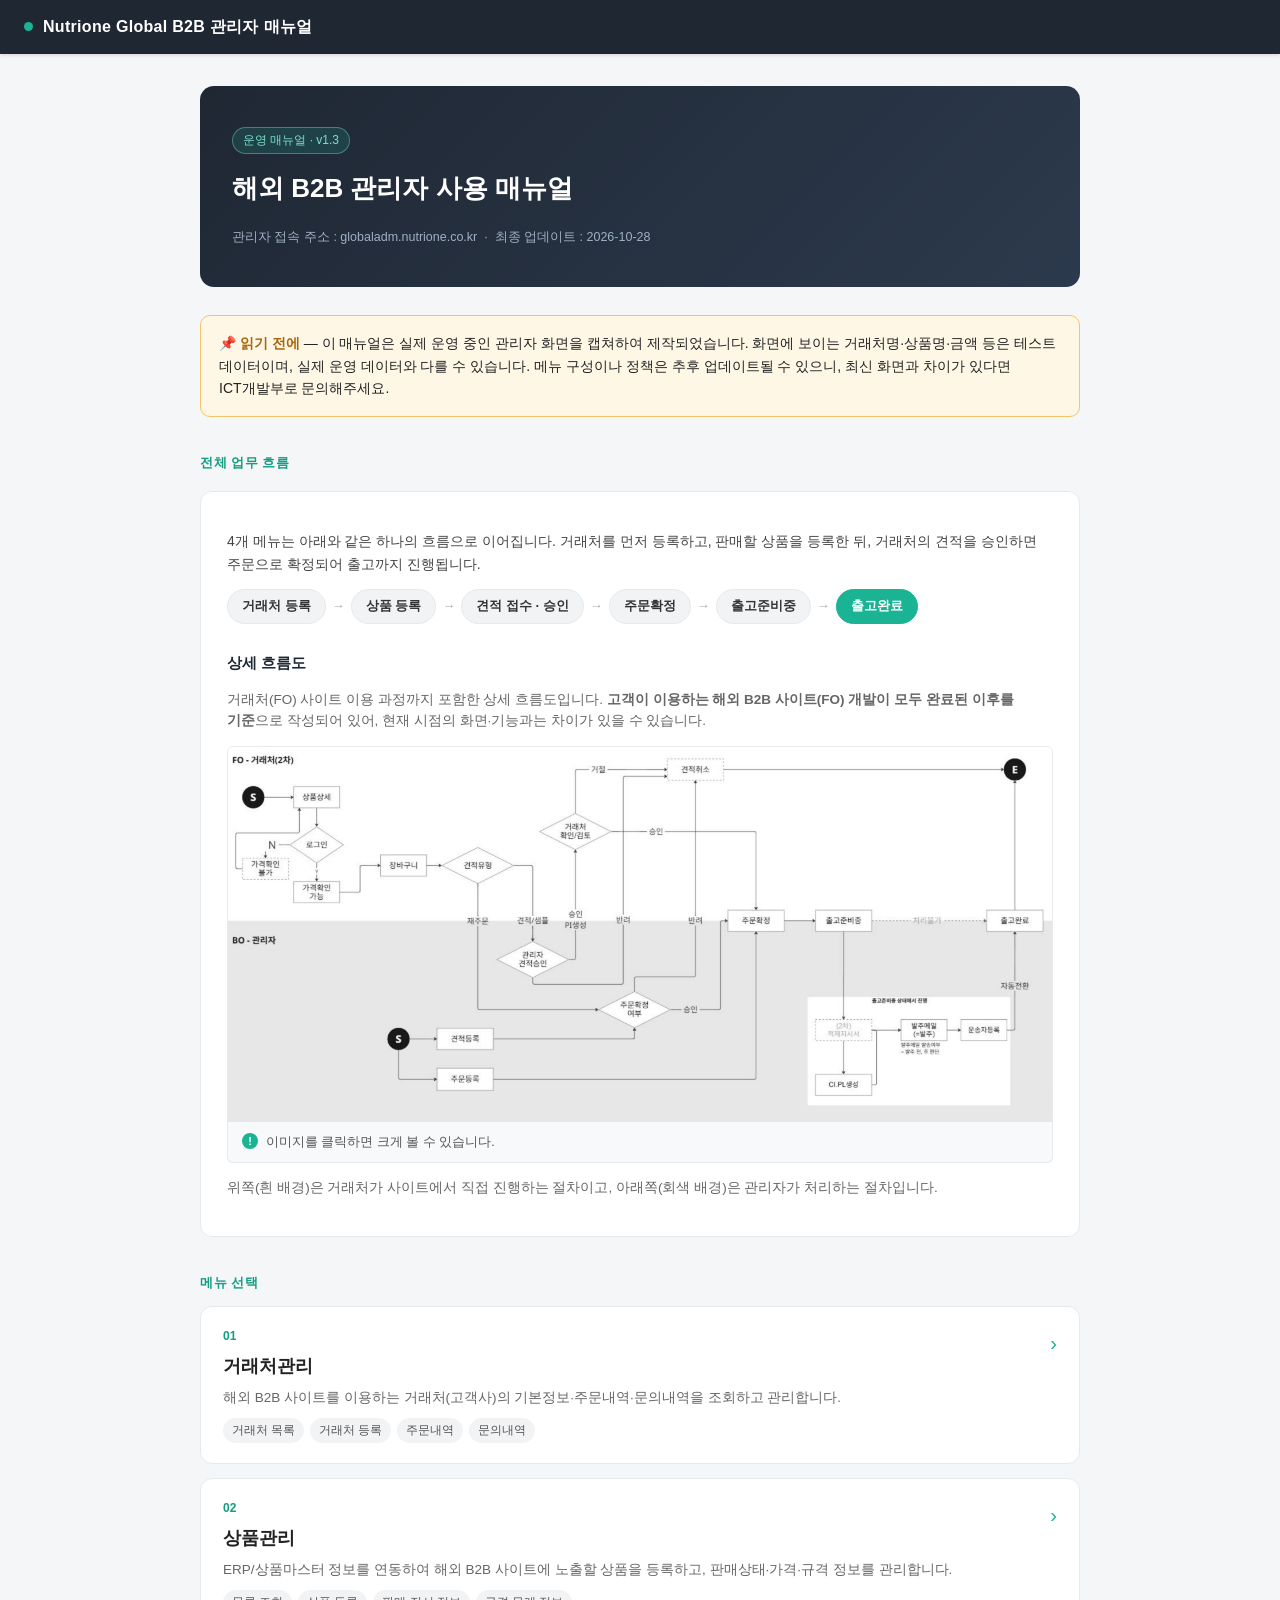
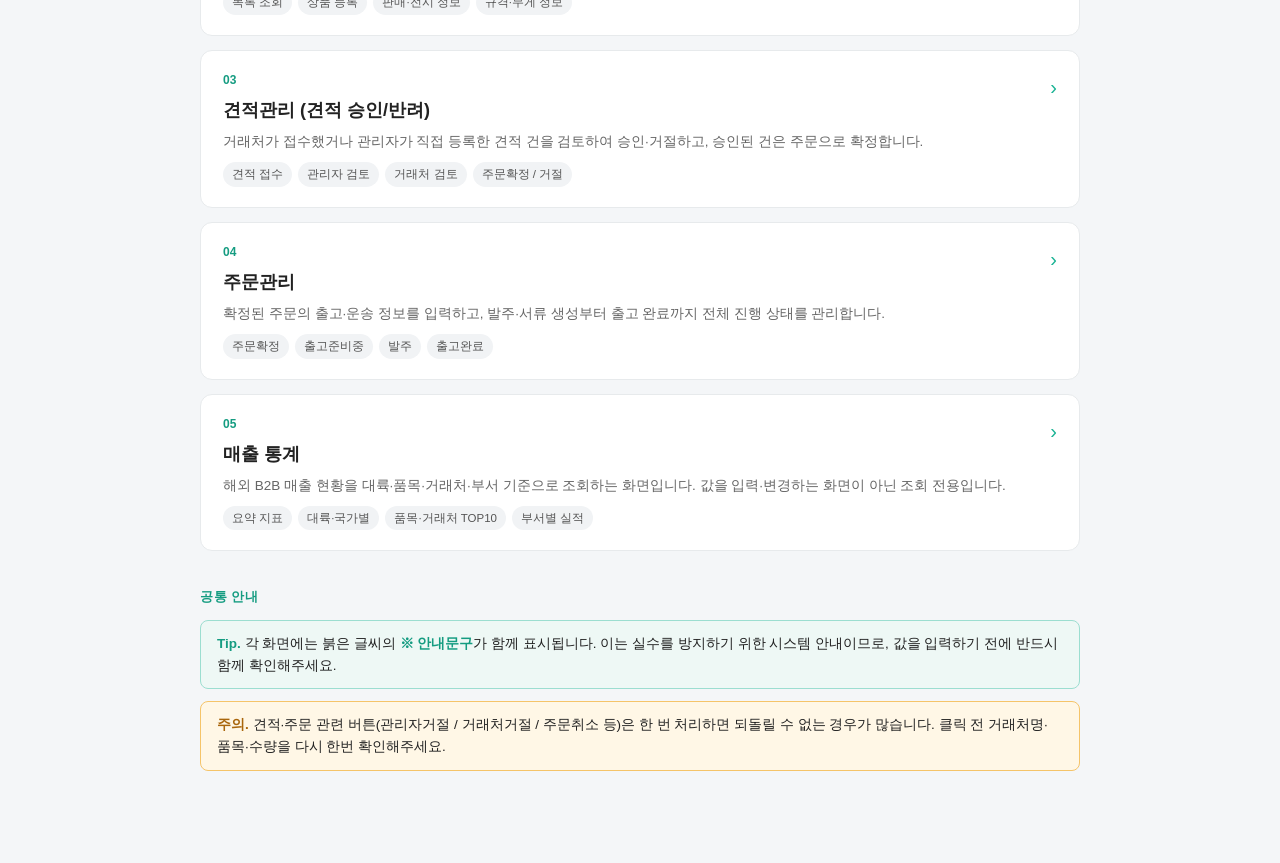
<file: index.html>
<!DOCTYPE html>
<html lang="ko">
<head>
<meta charset="UTF-8">
<meta name="viewport" content="width=device-width, initial-scale=1.0">
<title>해외 B2B 관리자 매뉴얼</title>
<link rel="stylesheet" href="assets/css/style.css">
</head>
<body>
  <div class="topbar">
    <div class="brand"><span class="dot"></span> Nutrione Global B2B 관리자 매뉴얼</div>
  </div>

  <div class="wrap">
    <div class="hero">
      <span class="tag">운영 매뉴얼 · v1.3</span>
      <h1>해외 B2B 관리자 사용 매뉴얼</h1>
      <div class="meta">
        <span class="reveal-after">관리자 접속 주소 : globaladm.nutrione.co.kr &nbsp;·&nbsp; </span>최종 업데이트 : 2026-10-28
      </div>
    </div>

    <div class="notice-box">
      <b>📌 읽기 전에</b> — 이 매뉴얼은 실제 운영 중인 관리자 화면을 캡쳐하여 제작되었습니다.
      화면에 보이는 거래처명·상품명·금액 등은 테스트 데이터이며, 실제 운영 데이터와 다를 수 있습니다.
      메뉴 구성이나 정책은 추후 업데이트될 수 있으니, 최신 화면과 차이가 있다면 ICT개발부로 문의해주세요.
    </div>

    <div class="section-title">전체 업무 흐름</div>
    <div class="step">
      <p>4개 메뉴는 아래와 같은 하나의 흐름으로 이어집니다. 거래처를 먼저 등록하고, 판매할 상품을 등록한 뒤, 거래처의 견적을 승인하면 주문으로 확정되어 출고까지 진행됩니다.</p>
      <div class="flow">
        <span class="node">거래처 등록</span><span class="arrow">→</span>
        <span class="node">상품 등록</span><span class="arrow">→</span>
        <span class="node">견적 접수 · 승인</span><span class="arrow">→</span>
        <span class="node">주문확정</span><span class="arrow">→</span>
        <span class="node">출고준비중</span><span class="arrow">→</span>
        <span class="node now">출고완료</span>
      </div>

      <h4 style="margin-top:28px;">상세 흐름도</h4>
      <p style="font-size:13.5px;color:#666;">거래처(FO) 사이트 이용 과정까지 포함한 상세 흐름도입니다.
        <b>고객이 이용하는 해외 B2B 사이트(FO) 개발이 모두 완료된 이후를 기준</b>으로 작성되어 있어,
        현재 시점의 화면·기능과는 차이가 있을 수 있습니다.</p>
      <div class="shot">
        <img class="zoomable has-cap" src="assets/img/flow_detail.png" alt="해외 B2B 견적/주문 상세 처리 흐름도 (FO 개발 완료 기준)" style="width:100%;height:auto;">
        <div class="cap">이미지를 클릭하면 크게 볼 수 있습니다.</div>
      </div>
      <p style="font-size:13.5px;color:#666;">위쪽(흰 배경)은 거래처가 사이트에서 직접 진행하는 절차이고, 아래쪽(회색 배경)은 관리자가 처리하는 절차입니다.</p>
    </div>

    <div class="section-title">메뉴 선택</div>
    <div class="card-grid">

      <a class="menu-card" href="pages/partner.html">
        <span class="arrow">›</span>
        <div class="idx">01</div>
        <h3>거래처관리</h3>
        <p>해외 B2B 사이트를 이용하는 거래처(고객사)의 기본정보·주문내역·문의내역을 조회하고 관리합니다.</p>
        <div class="steps"><span>거래처 목록</span><span>거래처 등록</span><span>주문내역</span><span>문의내역</span></div>
      </a>

      <a class="menu-card" href="pages/product.html">
        <span class="arrow">›</span>
        <div class="idx">02</div>
        <h3>상품관리</h3>
        <p>ERP/상품마스터 정보를 연동하여 해외 B2B 사이트에 노출할 상품을 등록하고, 판매상태·가격·규격 정보를 관리합니다.</p>
        <div class="steps"><span>목록 조회</span><span>상품 등록</span><span>판매·전시 정보</span><span>규격·무게 정보</span></div>
      </a>

      <a class="menu-card" href="pages/quote.html">
        <span class="arrow">›</span>
        <div class="idx">03</div>
        <h3>견적관리 (견적 승인/반려)</h3>
        <p>거래처가 접수했거나 관리자가 직접 등록한 견적 건을 검토하여 승인·거절하고, 승인된 건은 주문으로 확정합니다.</p>
        <div class="steps"><span>견적 접수</span><span>관리자 검토</span><span>거래처 검토</span><span>주문확정 / 거절</span></div>
      </a>

      <a class="menu-card" href="pages/order.html">
        <span class="arrow">›</span>
        <div class="idx">04</div>
        <h3>주문관리</h3>
        <p>확정된 주문의 출고·운송 정보를 입력하고, 발주·서류 생성부터 출고 완료까지 전체 진행 상태를 관리합니다.</p>
        <div class="steps"><span>주문확정</span><span>출고준비중</span><span>발주</span><span>출고완료</span></div>
      </a>

      <a class="menu-card" href="pages/stats.html">
        <span class="arrow">›</span>
        <div class="idx">05</div>
        <h3>매출 통계</h3>
        <p>해외 B2B 매출 현황을 대륙·품목·거래처·부서 기준으로 조회하는 화면입니다. 값을 입력·변경하는 화면이 아닌 조회 전용입니다.</p>
        <div class="steps"><span>요약 지표</span><span>대륙·국가별</span><span>품목·거래처 TOP10</span><span>부서별 실적</span></div>
      </a>

    </div>

    <div class="section-title">공통 안내</div>
    <div class="tip">
      <b>Tip.</b> 각 화면에는 붉은 글씨의 <b>※ 안내문구</b>가 함께 표시됩니다. 이는 실수를 방지하기 위한
      시스템 안내이므로, 값을 입력하기 전에 반드시 함께 확인해주세요.
    </div>
    <div class="warn">
      <b>주의.</b> 견적·주문 관련 버튼(관리자거절 / 거래처거절 / 주문취소 등)은 한 번 처리하면
      되돌릴 수 없는 경우가 많습니다. 클릭 전 거래처명·품목·수량을 다시 한번 확인해주세요.
    </div>

  </div>
  <script src="assets/js/reveal.js"></script>
  <script src="assets/js/lightbox.js"></script>
</body>
</html>
</file>
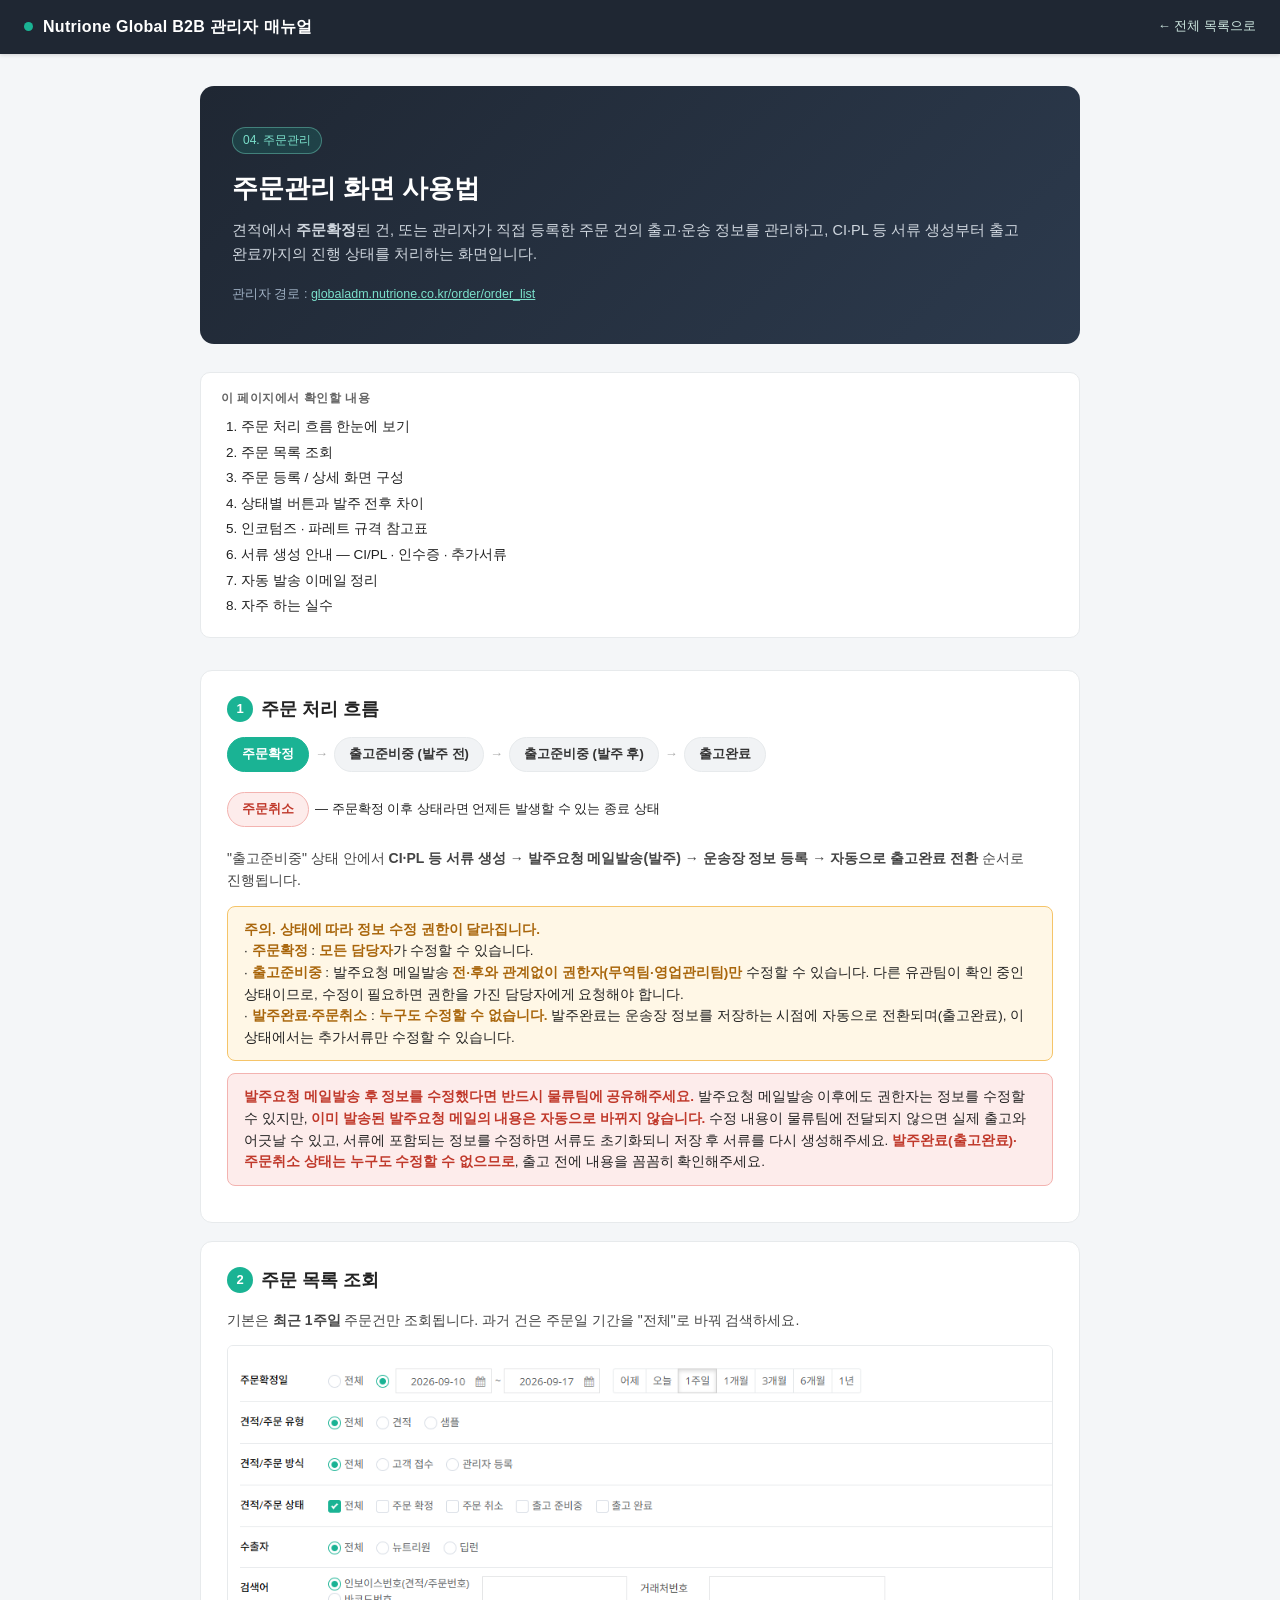
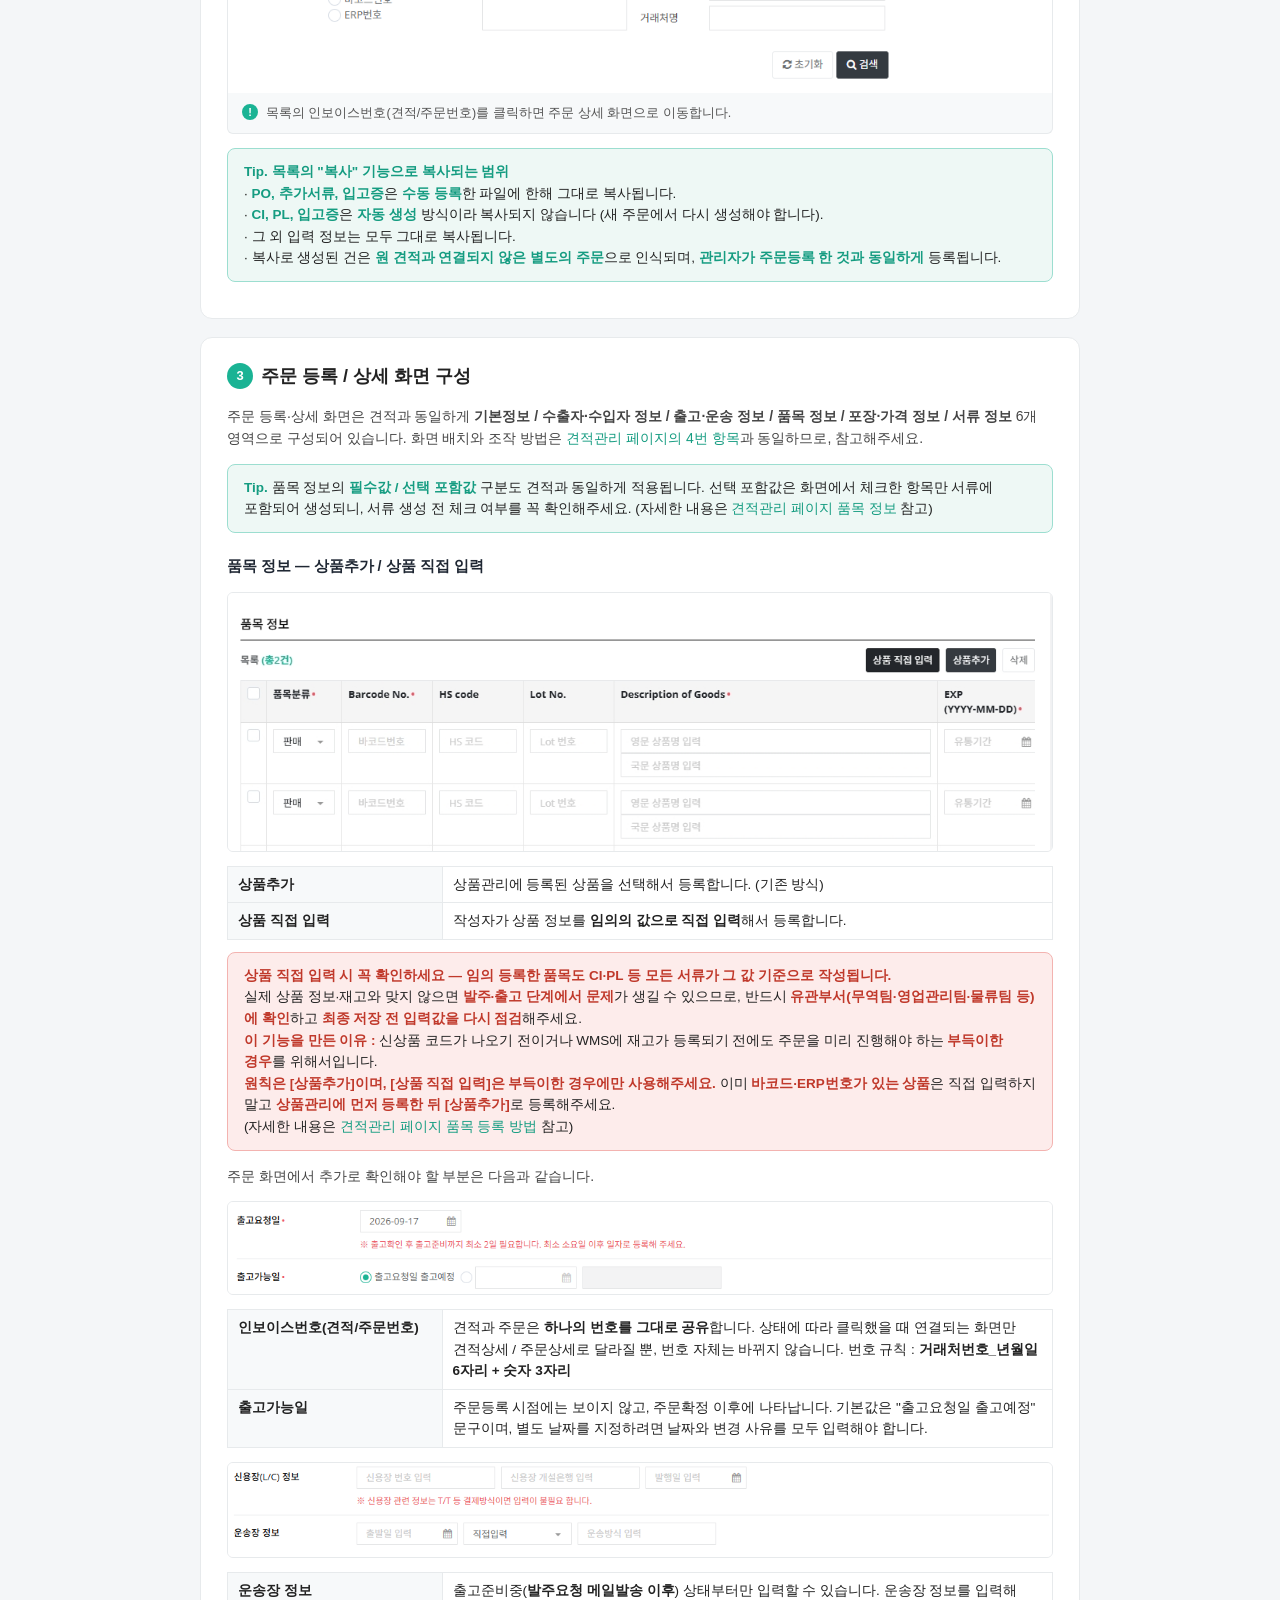
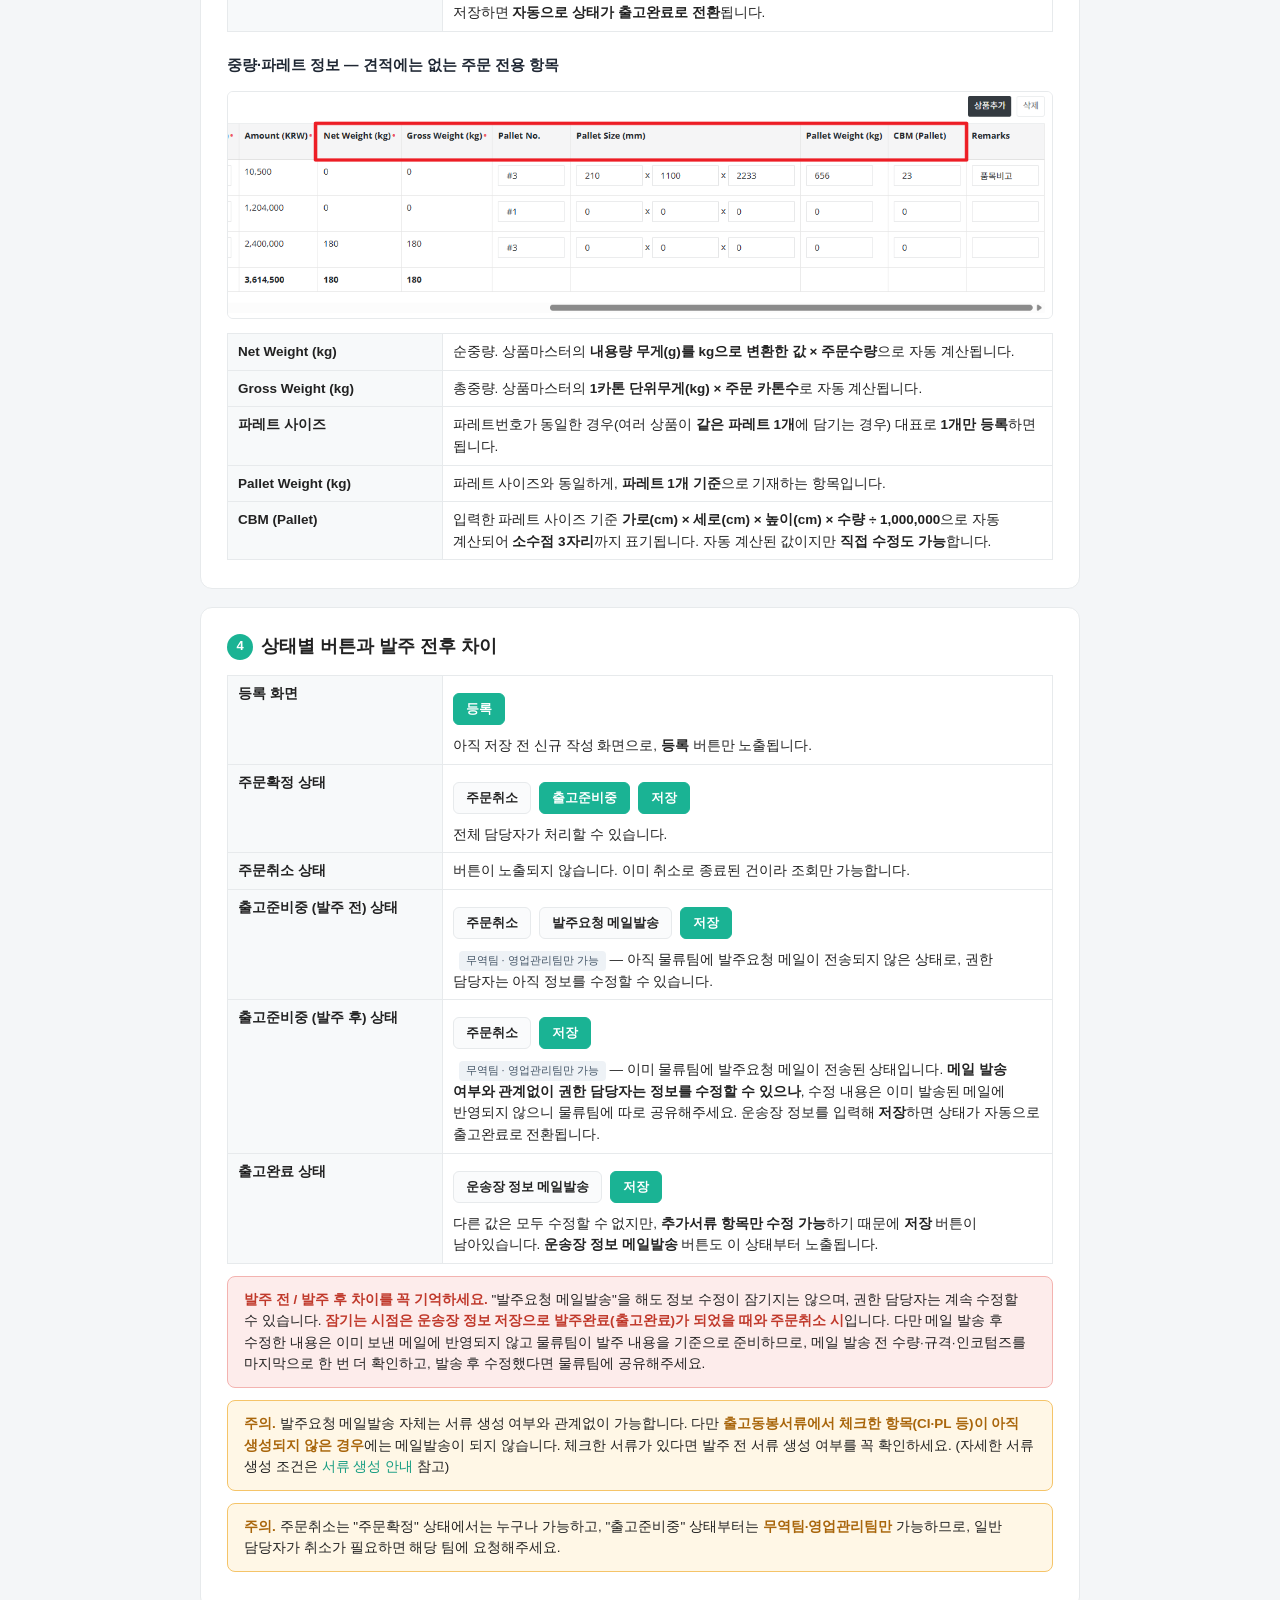
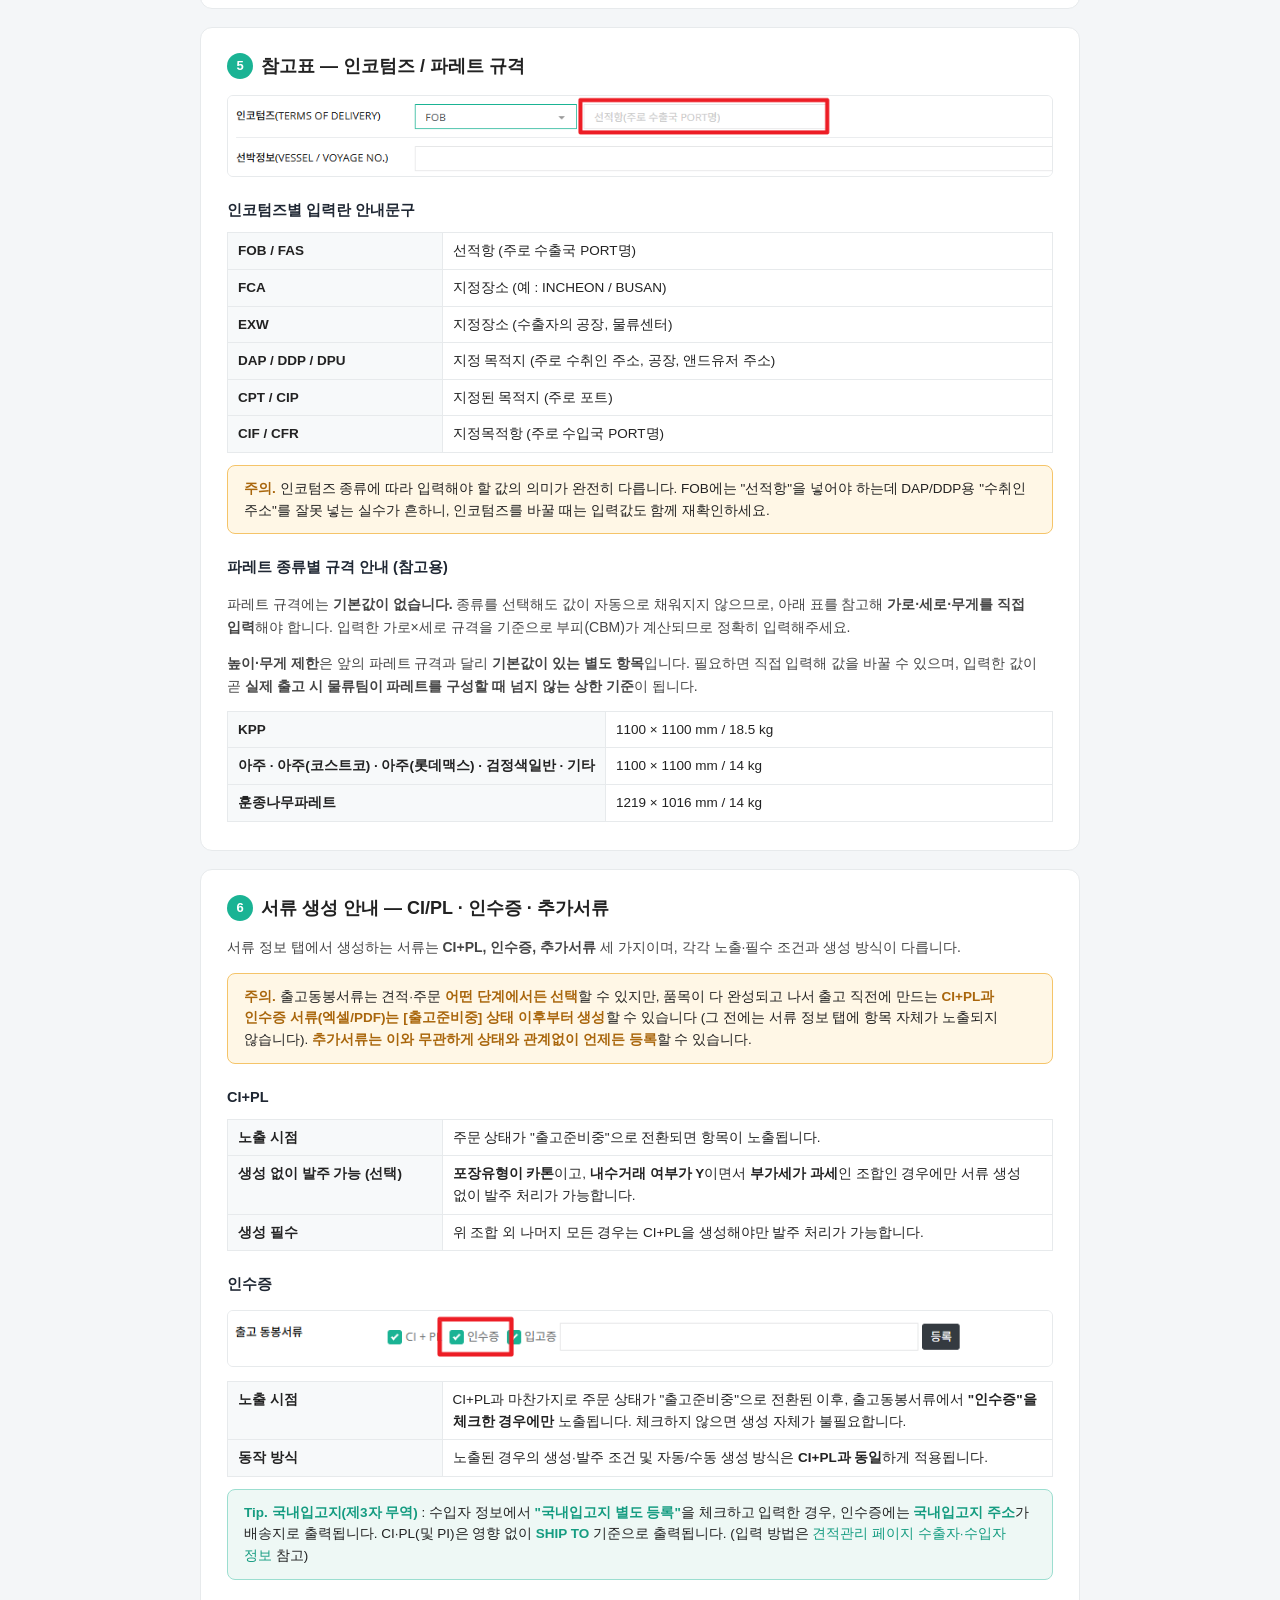
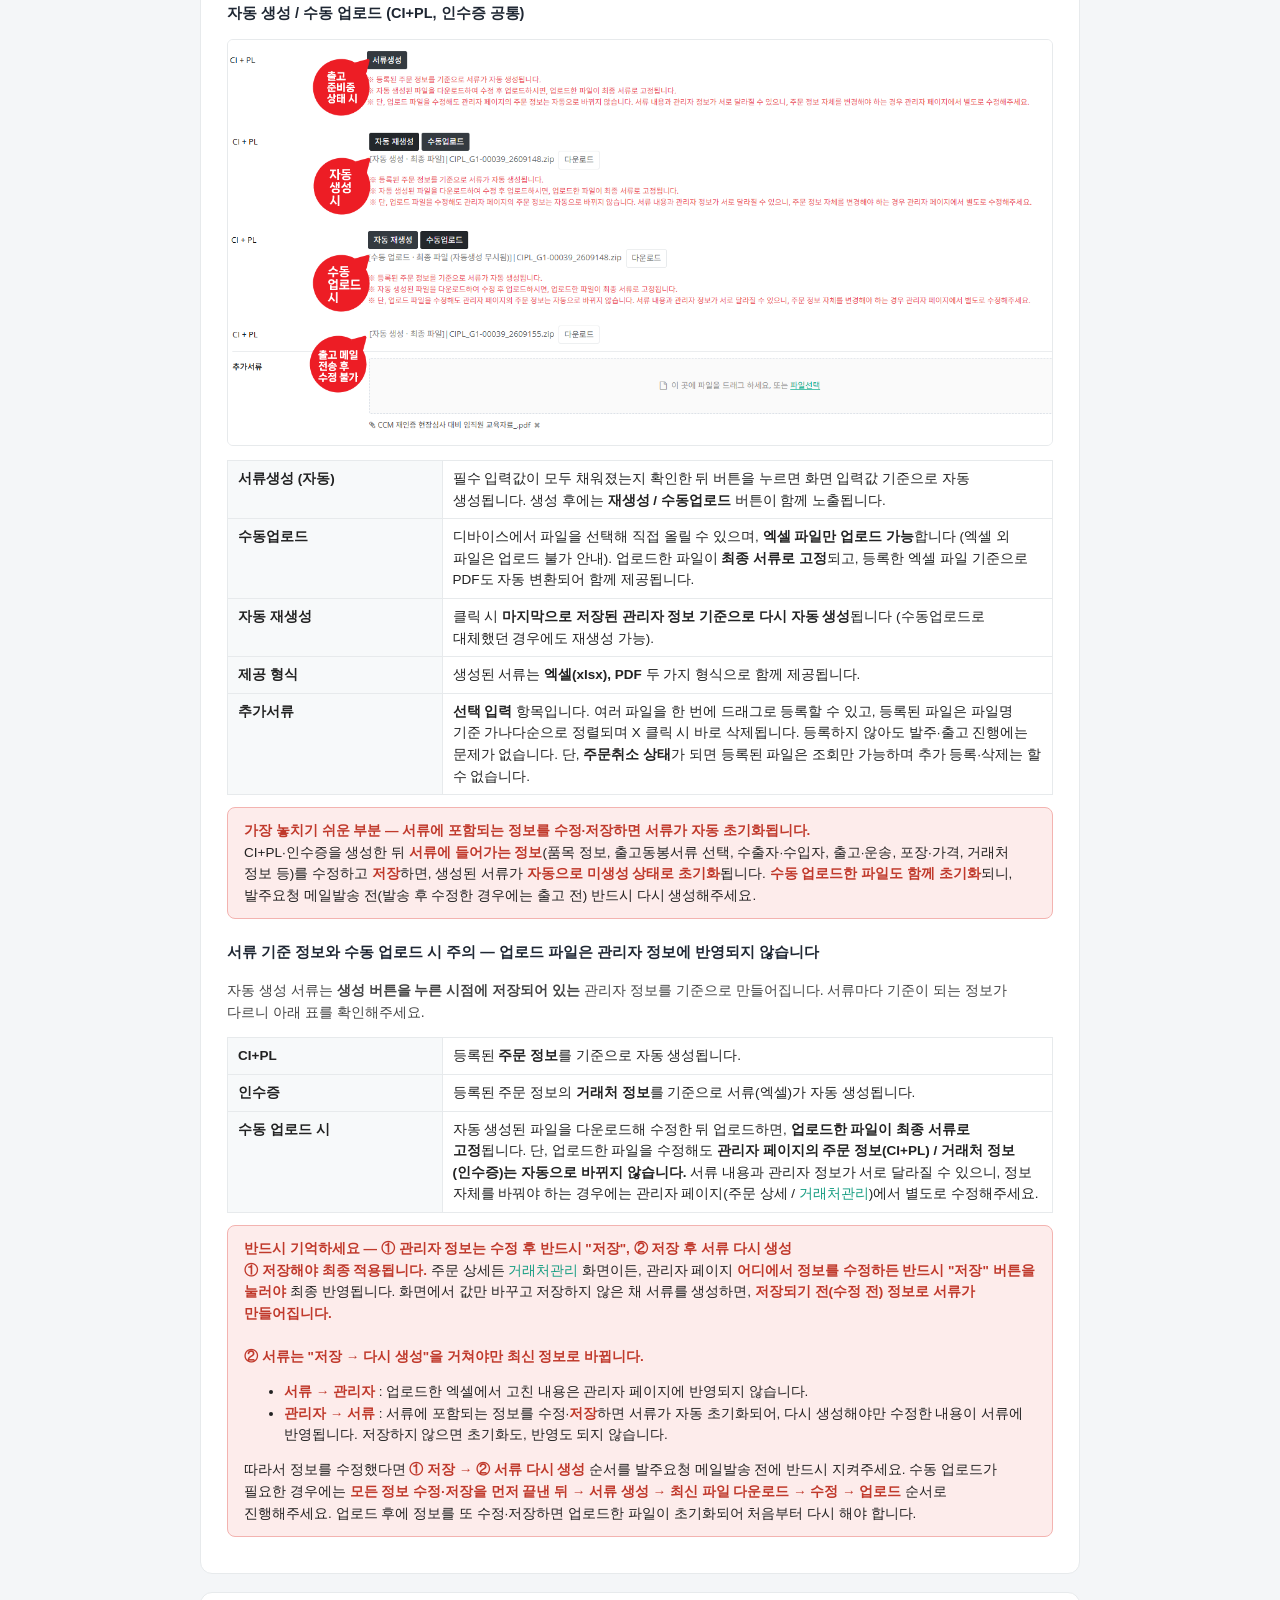
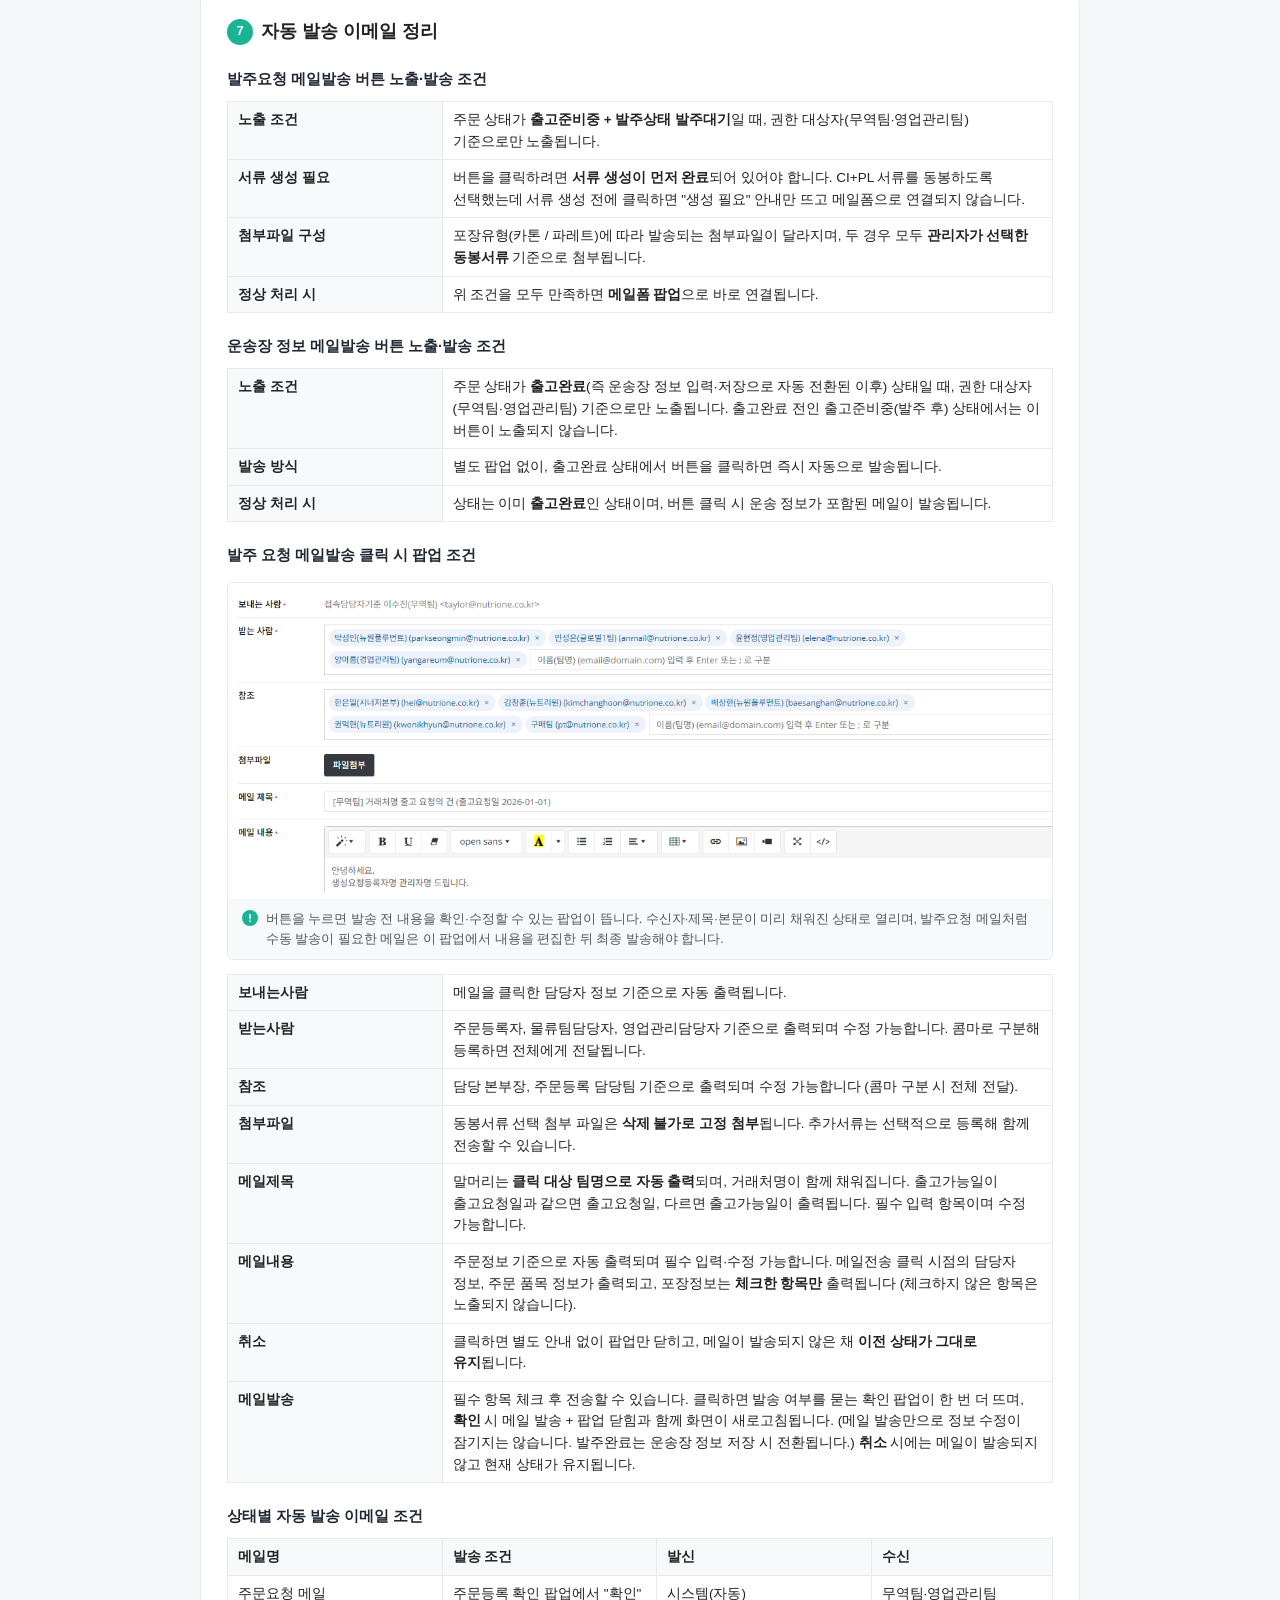
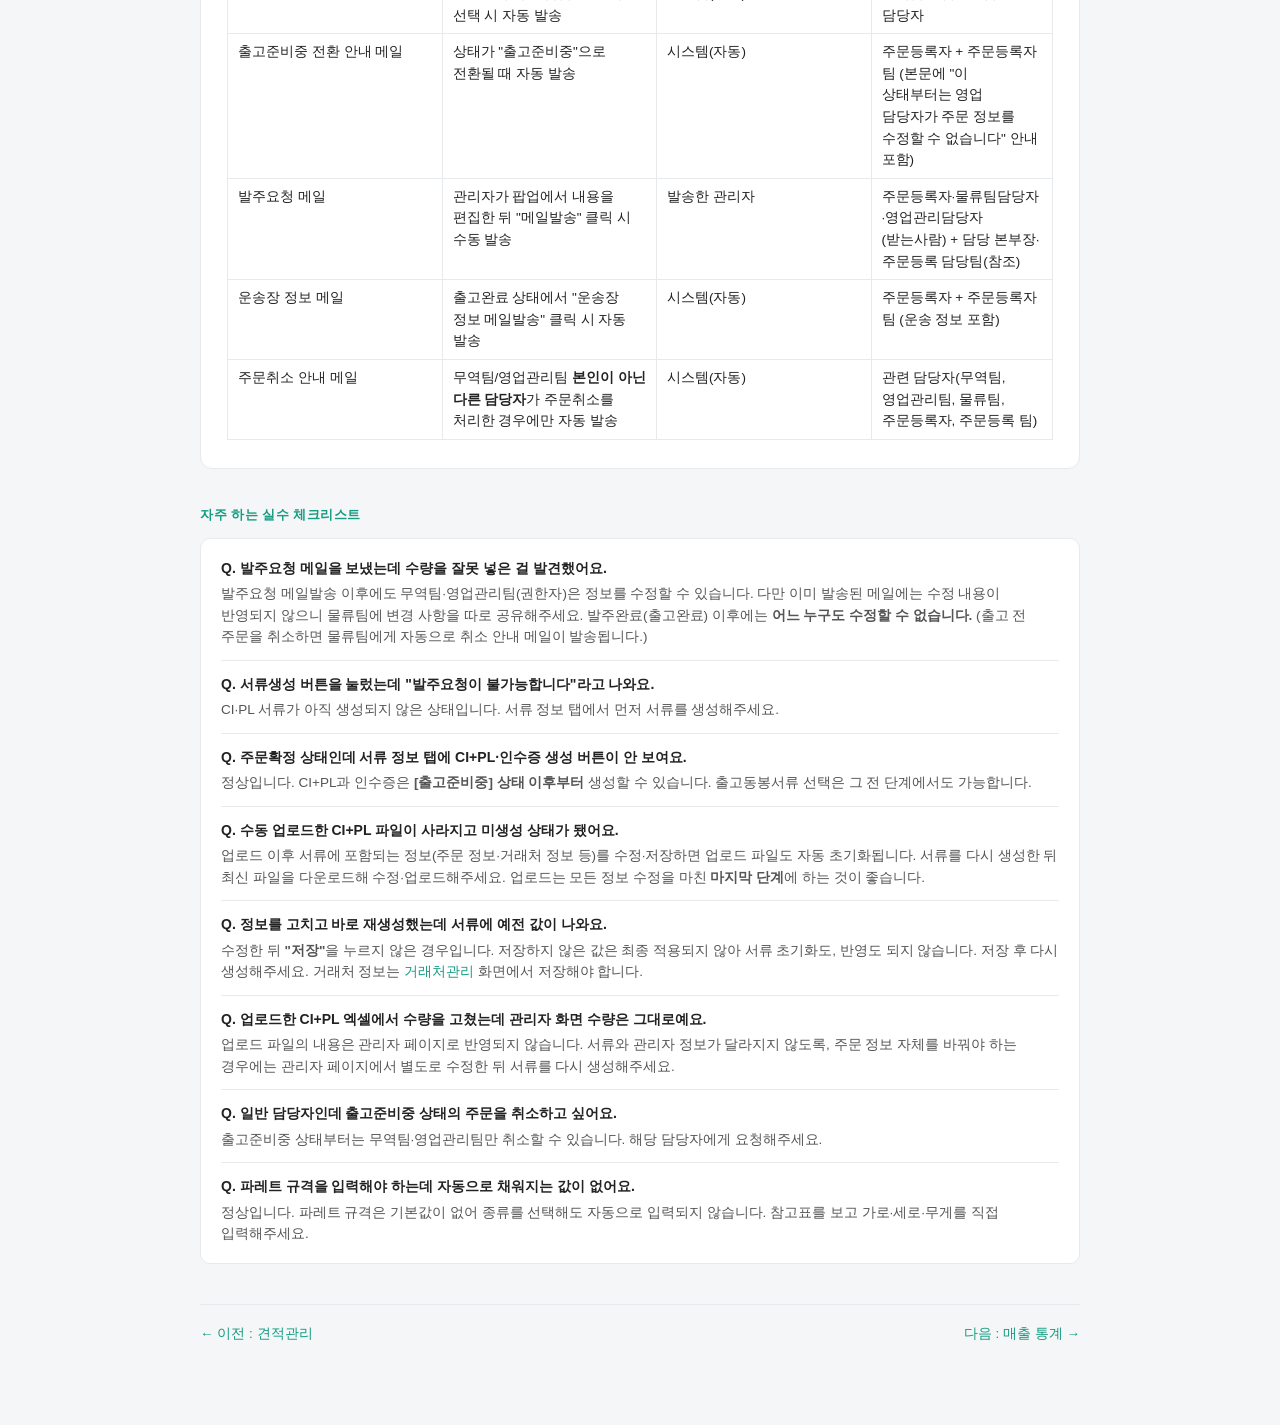
<file: pages/order.html>
<!DOCTYPE html>
<html lang="ko">
<head>
<meta charset="UTF-8">
<meta name="viewport" content="width=device-width, initial-scale=1.0">
<title>주문관리 | 해외 B2B 관리자 매뉴얼</title>
<link rel="stylesheet" href="../assets/css/style.css">
</head>
<body>
  <div class="topbar">
    <div class="brand"><span class="dot"></span> Nutrione Global B2B 관리자 매뉴얼</div>
    <a class="home-link" href="../index.html">← 전체 목록으로</a>
  </div>

  <div class="wrap">
    <div class="hero">
      <span class="tag">04. 주문관리</span>
      <h1>주문관리 화면 사용법</h1>
      <p>
        견적에서 <b>주문확정</b>된 건, 또는 관리자가 직접 등록한 주문 건의
        출고·운송 정보를 관리하고, CI·PL 등 서류 생성부터 출고 완료까지의
        진행 상태를 처리하는 화면입니다.
      </p>
      <div class="meta reveal-after">관리자 경로 : <a href="https://globaladm.nutrione.co.kr/order/order_list" target="_blank" rel="noopener">globaladm.nutrione.co.kr/order/order_list</a></div>
    </div>

    <div class="toc">
      <b>이 페이지에서 확인할 내용</b>
      <ol>
        <li>주문 처리 흐름 한눈에 보기</li>
        <li>주문 목록 조회</li>
        <li>주문 등록 / 상세 화면 구성</li>
        <li>상태별 버튼과 발주 전후 차이</li>
        <li>인코텀즈 · 파레트 규격 참고표</li>
        <li>서류 생성 안내 — CI/PL · 인수증 · 추가서류</li>
        <li>자동 발송 이메일 정리</li>
        <li>자주 하는 실수</li>
      </ol>
    </div>

    <!-- FLOW -->
    <div class="step">
      <h2><span class="step-no">1</span> 주문 처리 흐름</h2>
      <div class="flow">
        <span class="node now">주문확정</span><span class="arrow">→</span>
        <span class="node">출고준비중 (발주 전)</span><span class="arrow">→</span>
        <span class="node">출고준비중 (발주 후)</span><span class="arrow">→</span>
        <span class="node">출고완료</span>
      </div>
      <div class="flow">
        <span class="node stop">주문취소</span> — 주문확정 이후 상태라면 언제든 발생할 수 있는 종료 상태
      </div>
      <p>
        "출고준비중" 상태 안에서 <b>CI·PL 등 서류 생성 → 발주요청 메일발송(발주) → 운송장 정보 등록 → 자동으로 출고완료 전환</b>
        순서로 진행됩니다.
      </p>

      <div class="warn">
        <b>주의. 상태에 따라 정보 수정 권한이 달라집니다.</b><br>
        · <b>주문확정</b> : <b>모든 담당자</b>가 수정할 수 있습니다.<br>
        · <b>출고준비중</b> : 발주요청 메일발송 <b>전·후와 관계없이</b> <b>권한자(무역팀·영업관리팀)만</b> 수정할 수 있습니다. 다른 유관팀이 확인 중인 상태이므로,
        수정이 필요하면 권한을 가진 담당자에게 요청해야 합니다.<br>
        · <b>발주완료·주문취소</b> : <b>누구도 수정할 수 없습니다.</b> 발주완료는 운송장 정보를 저장하는 시점에 자동으로 전환되며(출고완료), 이 상태에서는 추가서류만 수정할 수 있습니다.
      </div>
      <div class="caution">
        <b>발주요청 메일발송 후 정보를 수정했다면 반드시 물류팀에 공유해주세요.</b>
        발주요청 메일발송 이후에도 권한자는 정보를 수정할 수 있지만, <b>이미 발송된 발주요청 메일의 내용은 자동으로 바뀌지 않습니다.</b>
        수정 내용이 물류팀에 전달되지 않으면 실제 출고와 어긋날 수 있고, 서류에 포함되는 정보를 수정하면 서류도 초기화되니 저장 후 서류를 다시 생성해주세요.
        <b>발주완료(출고완료)·주문취소 상태는 누구도 수정할 수 없으므로</b>, 출고 전에 내용을 꼼꼼히 확인해주세요.
      </div>
    </div>

    <!-- STEP 2 : LIST -->
    <div class="step">
      <h2><span class="step-no">2</span> 주문 목록 조회</h2>
      <p>기본은 <b>최근 1주일</b> 주문건만 조회됩니다. 과거 건은 주문일 기간을 "전체"로 바꿔 검색하세요.</p>
      <div class="shot">
        <img class="has-cap" src="../assets/img/order_list.png" alt="주문 목록 조회 화면">
        <div class="cap">목록의 인보이스번호(견적/주문번호)를 클릭하면 주문 상세 화면으로 이동합니다.</div>
      </div>

      <div class="tip">
        <b>Tip. 목록의 "복사" 기능으로 복사되는 범위</b><br>
        · <b>PO, 추가서류, 입고증</b>은 <b>수동 등록</b>한 파일에 한해 그대로 복사됩니다.<br>
        · <b>CI, PL, 입고증</b>은 <b>자동 생성</b> 방식이라 복사되지 않습니다 (새 주문에서 다시 생성해야 합니다).<br>
        · 그 외 입력 정보는 모두 그대로 복사됩니다.<br>
        · 복사로 생성된 건은 <b>원 견적과 연결되지 않은 별도의 주문</b>으로 인식되며, <b>관리자가 주문등록 한 것과 동일하게</b> 등록됩니다.
      </div>
    </div>

    <!-- STEP 3 : STRUCTURE -->
    <div class="step">
      <h2><span class="step-no">3</span> 주문 등록 / 상세 화면 구성</h2>
      <p>
        주문 등록·상세 화면은 견적과 동일하게 <b>기본정보 / 수출자·수입자 정보 / 출고·운송 정보 /
        품목 정보 / 포장·가격 정보 / 서류 정보</b> 6개 영역으로 구성되어 있습니다.
        화면 배치와 조작 방법은 <a href="quote.html">견적관리 페이지의 4번 항목</a>과 동일하므로, 참고해주세요.
      </p>
      <div class="tip">
        <b>Tip.</b> 품목 정보의 <b>필수값 / 선택 포함값</b> 구분도 견적과 동일하게 적용됩니다. 선택 포함값은 화면에서 체크한 항목만
        서류에 포함되어 생성되니, 서류 생성 전 체크 여부를 꼭 확인해주세요. (자세한 내용은 <a href="quote.html">견적관리 페이지 품목 정보</a> 참고)
      </div>
      <h4>품목 정보 — 상품추가 / 상품 직접 입력</h4>
      <div class="shot"><img src="../assets/img/item_add_buttons.jpg" alt="품목 정보 - 상품 직접 입력 / 상품추가 버튼"></div>
      <table>
        <tr><th>상품추가</th><td>상품관리에 등록된 상품을 선택해서 등록합니다. (기존 방식)</td></tr>
        <tr><th>상품 직접 입력</th><td>작성자가 상품 정보를 <b>임의의 값으로 직접 입력</b>해서 등록합니다.</td></tr>
      </table>
      <div class="caution">
        <b>상품 직접 입력 시 꼭 확인하세요 — 임의 등록한 품목도 CI·PL 등 모든 서류가 그 값 기준으로 작성됩니다.</b><br>
        실제 상품 정보·재고와 맞지 않으면 <b>발주·출고 단계에서 문제</b>가 생길 수 있으므로, 반드시 <b>유관부서(무역팀·영업관리팀·물류팀 등)에 확인</b>하고
        <b>최종 저장 전 입력값을 다시 점검</b>해주세요.<br>
        <b>이 기능을 만든 이유 :</b> 신상품 코드가 나오기 전이거나 WMS에 재고가 등록되기 전에도 주문을 미리 진행해야 하는 <b>부득이한 경우</b>를 위해서입니다.<br>
        <b>원칙은 [상품추가]이며, [상품 직접 입력]은 부득이한 경우에만 사용해주세요.</b> 이미 <b>바코드·ERP번호가 있는 상품</b>은
        직접 입력하지 말고 <b>상품관리에 먼저 등록한 뒤 [상품추가]</b>로 등록해주세요.<br>
        (자세한 내용은 <a href="quote.html">견적관리 페이지 품목 등록 방법</a> 참고)
      </div>
      <p>주문 화면에서 추가로 확인해야 할 부분은 다음과 같습니다.</p>

      <div class="shot"><img src="../assets/img/order_detail_basic.png" alt="주문 상세 - 주문번호/인보이스번호, 출고가능일 강조"></div>
      <table>
        <tr><th>인보이스번호(견적/주문번호)</th><td>견적과 주문은 <b>하나의 번호를 그대로 공유</b>합니다. 상태에 따라 클릭했을 때 연결되는 화면만
          견적상세 / 주문상세로 달라질 뿐, 번호 자체는 바뀌지 않습니다. 번호 규칙 : <b>거래처번호_년월일 6자리 + 숫자 3자리</b></td></tr>
        <tr><th>출고가능일</th><td>주문등록 시점에는 보이지 않고, 주문확정 이후에 나타납니다. 기본값은 "출고요청일 출고예정" 문구이며,
          별도 날짜를 지정하려면 날짜와 변경 사유를 모두 입력해야 합니다.</td></tr>
      </table>

      <div class="shot"><img src="../assets/img/order_detail_shipping.png" alt="주문 상세 - 운송장 정보 영역 강조"></div>
      <table>
        <tr><th>운송장 정보</th><td>출고준비중(<b>발주요청 메일발송 이후</b>) 상태부터만 입력할 수 있습니다.
          운송장 정보를 입력해 저장하면 <b>자동으로 상태가 출고완료로 전환</b>됩니다.</td></tr>
      </table>

      <h4>중량·파레트 정보 — 견적에는 없는 주문 전용 항목</h4>
      <div class="shot"><img src="../assets/img/order_pallet.png" alt="주문 상세 - 중량/파레트 정보 영역 강조"></div>
      <table>
        <tr><th>Net Weight (kg)</th><td>순중량. 상품마스터의 <b>내용량 무게(g)를 kg으로 변환한 값 × 주문수량</b>으로 자동 계산됩니다.</td></tr>
        <tr><th>Gross Weight (kg)</th><td>총중량. 상품마스터의 <b>1카톤 단위무게(kg) × 주문 카톤수</b>로 자동 계산됩니다.</td></tr>
        <tr><th>파레트 사이즈</th><td>파레트번호가 동일한 경우(여러 상품이 <b>같은 파레트 1개</b>에 담기는 경우) 대표로 <b>1개만 등록</b>하면 됩니다.</td></tr>
        <tr><th>Pallet Weight (kg)</th><td>파레트 사이즈와 동일하게, <b>파레트 1개 기준</b>으로 기재하는 항목입니다.</td></tr>
        <tr><th>CBM (Pallet)</th><td>입력한 파레트 사이즈 기준 <b>가로(cm) × 세로(cm) × 높이(cm) × 수량 ÷ 1,000,000</b>으로 자동 계산되어 <b>소수점 3자리</b>까지 표기됩니다. 자동 계산된 값이지만 <b>직접 수정도 가능</b>합니다.</td></tr>
      </table>
    </div>

    <!-- STEP 4 : BUTTONS -->
    <div class="step">
      <h2><span class="step-no">4</span> 상태별 버튼과 발주 전후 차이</h2>

      <table>
        <tr><th>등록 화면</th><td>
          <div class="btnlist"><span class="primary">등록</span></div>
          아직 저장 전 신규 작성 화면으로, <b>등록</b> 버튼만 노출됩니다.
        </td></tr>
        <tr><th>주문확정 상태</th><td>
          <div class="btnlist"><span>주문취소</span><span class="primary">출고준비중</span><span class="primary">저장</span></div>
          전체 담당자가 처리할 수 있습니다.
        </td></tr>
        <tr><th>주문취소 상태</th><td>
          버튼이 노출되지 않습니다. 이미 취소로 종료된 건이라 조회만 가능합니다.
        </td></tr>
        <tr><th>출고준비중 (발주 전) 상태</th><td>
          <div class="btnlist"><span>주문취소</span><span>발주요청 메일발송</span><span class="primary">저장</span></div>
          <span class="badge-team">무역팀 · 영업관리팀만 가능</span> — 아직 물류팀에 발주요청 메일이 전송되지 않은 상태로, 권한 담당자는 아직 정보를 수정할 수 있습니다.
        </td></tr>
        <tr><th>출고준비중 (발주 후) 상태</th><td>
          <div class="btnlist"><span>주문취소</span><span class="primary">저장</span></div>
          <span class="badge-team">무역팀 · 영업관리팀만 가능</span> — 이미 물류팀에 발주요청 메일이 전송된 상태입니다. <b>메일 발송 여부와 관계없이 권한 담당자는 정보를 수정할 수 있으나</b>, 수정 내용은 이미 발송된 메일에 반영되지 않으니 물류팀에 따로 공유해주세요.
          운송장 정보를 입력해 <b>저장</b>하면 상태가 자동으로 출고완료로 전환됩니다.
        </td></tr>
        <tr><th>출고완료 상태</th><td>
          <div class="btnlist"><span>운송장 정보 메일발송</span><span class="primary">저장</span></div>
          다른 값은 모두 수정할 수 없지만, <b>추가서류 항목만 수정 가능</b>하기 때문에 <b>저장</b> 버튼이 남아있습니다.
          <b>운송장 정보 메일발송</b> 버튼도 이 상태부터 노출됩니다.
        </td></tr>
      </table>

      <div class="caution">
        <b>발주 전 / 발주 후 차이를 꼭 기억하세요.</b> "발주요청 메일발송"을 해도 정보 수정이 잠기지는 않으며, 권한 담당자는 계속 수정할 수 있습니다.
        <b>잠기는 시점은 운송장 정보 저장으로 발주완료(출고완료)가 되었을 때와 주문취소 시</b>입니다. 다만 메일 발송 후 수정한 내용은 이미 보낸 메일에 반영되지 않고
        물류팀이 발주 내용을 기준으로 준비하므로, 메일 발송 전 수량·규격·인코텀즈를 마지막으로 한 번 더 확인하고, 발송 후 수정했다면 물류팀에 공유해주세요.
      </div>
      <div class="warn">
        <b>주의.</b> 발주요청 메일발송 자체는 서류 생성 여부와 관계없이 가능합니다. 다만 <b>출고동봉서류에서 체크한 항목(CI·PL 등)이 아직 생성되지 않은 경우</b>에는
        메일발송이 되지 않습니다. 체크한 서류가 있다면 발주 전 서류 생성 여부를 꼭 확인하세요. (자세한 서류 생성 조건은
        <a href="#doc-gen">서류 생성 안내</a> 참고)
      </div>
      <div class="warn">
        <b>주의.</b> 주문취소는 "주문확정" 상태에서는 누구나 가능하고, "출고준비중" 상태부터는 <b>무역팀·영업관리팀만</b> 가능하므로,
        일반 담당자가 취소가 필요하면 해당 팀에 요청해주세요.
      </div>
    </div>

    <!-- STEP 5 : REFERENCE TABLES -->
    <div class="step">
      <h2><span class="step-no">5</span> 참고표 — 인코텀즈 / 파레트 규격</h2>

      <div class="shot"><img src="../assets/img/order_incoterms.png" alt="주문 상세 - 인코텀즈 입력란 영역"></div>
      <h4>인코텀즈별 입력란 안내문구</h4>
      <table>
        <tr><th>FOB / FAS</th><td>선적항 (주로 수출국 PORT명)</td></tr>
        <tr><th>FCA</th><td>지정장소 (예 : INCHEON / BUSAN)</td></tr>
        <tr><th>EXW</th><td>지정장소 (수출자의 공장, 물류센터)</td></tr>
        <tr><th>DAP / DDP / DPU</th><td>지정 목적지 (주로 수취인 주소, 공장, 앤드유저 주소)</td></tr>
        <tr><th>CPT / CIP</th><td>지정된 목적지 (주로 포트)</td></tr>
        <tr><th>CIF / CFR</th><td>지정목적항 (주로 수입국 PORT명)</td></tr>
      </table>
      <div class="warn"><b>주의.</b> 인코텀즈 종류에 따라 입력해야 할 값의 의미가 완전히 다릅니다. FOB에는 "선적항"을 넣어야 하는데
        DAP/DDP용 "수취인 주소"를 잘못 넣는 실수가 흔하니, 인코텀즈를 바꿀 때는 입력값도 함께 재확인하세요.</div>

      <h4>파레트 종류별 규격 안내 (참고용)</h4>
      <p>파레트 규격에는 <b>기본값이 없습니다.</b> 종류를 선택해도 값이 자동으로 채워지지 않으므로, 아래 표를 참고해 <b>가로·세로·무게를 직접 입력</b>해야 합니다.
        입력한 가로×세로 규격을 기준으로 부피(CBM)가 계산되므로 정확히 입력해주세요.</p>
      <p><b>높이·무게 제한</b>은 앞의 파레트 규격과 달리 <b>기본값이 있는 별도 항목</b>입니다. 필요하면 직접 입력해 값을 바꿀 수 있으며,
        입력한 값이 곧 <b>실제 출고 시 물류팀이 파레트를 구성할 때 넘지 않는 상한 기준</b>이 됩니다.</p>
      <table>
        <tr><th>KPP</th><td>1100 × 1100 mm / 18.5 kg</td></tr>
        <tr><th>아주 · 아주(코스트코) · 아주(롯데맥스) · 검정색일반 · 기타</th><td>1100 × 1100 mm / 14 kg</td></tr>
        <tr><th>훈종나무파레트</th><td>1219 × 1016 mm / 14 kg</td></tr>
      </table>
    </div>

    <!-- STEP 6 : DOCUMENT GENERATION -->
    <div class="step" id="doc-gen">
      <h2><span class="step-no">6</span> 서류 생성 안내 — CI/PL · 인수증 · 추가서류</h2>
      <p>서류 정보 탭에서 생성하는 서류는 <b>CI+PL, 인수증, 추가서류</b> 세 가지이며, 각각 노출·필수 조건과 생성 방식이 다릅니다.</p>
      <div class="warn"><b>주의.</b> 출고동봉서류는 견적·주문 <b>어떤 단계에서든 선택</b>할 수 있지만, 품목이 다 완성되고 나서 출고 직전에 만드는
        <b>CI+PL과 인수증 서류(엑셀/PDF)는 [출고준비중] 상태 이후부터 생성</b>할 수 있습니다 (그 전에는 서류 정보 탭에 항목 자체가 노출되지 않습니다).
        <b>추가서류는 이와 무관하게 상태와 관계없이 언제든 등록</b>할 수 있습니다.</div>

      <h4>CI+PL</h4>
      <table>
        <tr><th>노출 시점</th><td>주문 상태가 "출고준비중"으로 전환되면 항목이 노출됩니다.</td></tr>
        <tr><th>생성 없이 발주 가능 (선택)</th><td><b>포장유형이 카톤</b>이고, <b>내수거래 여부가 Y</b>이면서 <b>부가세가 과세</b>인 조합인 경우에만 서류 생성 없이 발주 처리가 가능합니다.</td></tr>
        <tr><th>생성 필수</th><td>위 조합 외 나머지 모든 경우는 CI+PL을 생성해야만 발주 처리가 가능합니다.</td></tr>
      </table>

      <h4>인수증</h4>
      <div class="shot"><img src="../assets/img/order_doc_receipt.png" alt="서류 정보 - 인수증 영역"></div>
      <table>
        <tr><th>노출 시점</th><td>CI+PL과 마찬가지로 주문 상태가 "출고준비중"으로 전환된 이후, 출고동봉서류에서 <b>"인수증"을 체크한 경우에만</b> 노출됩니다. 체크하지 않으면 생성 자체가 불필요합니다.</td></tr>
        <tr><th>동작 방식</th><td>노출된 경우의 생성·발주 조건 및 자동/수동 생성 방식은 <b>CI+PL과 동일</b>하게 적용됩니다.</td></tr>
      </table>
      <div class="tip">
        <b>Tip. 국내입고지(제3자 무역)</b> : 수입자 정보에서 <b>"국내입고지 별도 등록"</b>을 체크하고 입력한 경우, 인수증에는 <b>국내입고지 주소</b>가 배송지로 출력됩니다.
        CI·PL(및 PI)은 영향 없이 <b>SHIP TO</b> 기준으로 출력됩니다. (입력 방법은 <a href="quote.html">견적관리 페이지 수출자·수입자 정보</a> 참고)
      </div>

      <h4>자동 생성 / 수동 업로드 (CI+PL, 인수증 공통)</h4>
      <div class="shot"><img src="../assets/img/order_doc_generate.png" alt="서류 정보 - 자동생성/수동업로드 영역"></div>
      <table>
        <tr><th>서류생성 (자동)</th><td>필수 입력값이 모두 채워졌는지 확인한 뒤 버튼을 누르면 화면 입력값 기준으로 자동 생성됩니다. 생성 후에는 <b>재생성 / 수동업로드</b> 버튼이 함께 노출됩니다.</td></tr>
        <tr><th>수동업로드</th><td>디바이스에서 파일을 선택해 직접 올릴 수 있으며, <b>엑셀 파일만 업로드 가능</b>합니다 (엑셀 외 파일은 업로드 불가 안내). 업로드한 파일이 <b>최종 서류로 고정</b>되고, 등록한 엑셀 파일 기준으로 PDF도 자동 변환되어 함께 제공됩니다.</td></tr>
        <tr><th>자동 재생성</th><td>클릭 시 <b>마지막으로 저장된 관리자 정보 기준으로 다시 자동 생성</b>됩니다 (수동업로드로 대체했던 경우에도 재생성 가능).</td></tr>
        <tr><th>제공 형식</th><td>생성된 서류는 <b>엑셀(xlsx), PDF</b> 두 가지 형식으로 함께 제공됩니다.</td></tr>
        <tr><th>추가서류</th><td><b>선택 입력</b> 항목입니다. 여러 파일을 한 번에 드래그로 등록할 수 있고, 등록된 파일은 파일명 기준 가나다순으로 정렬되며 X 클릭 시 바로 삭제됩니다.
          등록하지 않아도 발주·출고 진행에는 문제가 없습니다. 단, <b>주문취소 상태</b>가 되면 등록된 파일은 조회만 가능하며 추가 등록·삭제는 할 수 없습니다.</td></tr>
      </table>
      <div class="caution">
        <b>가장 놓치기 쉬운 부분 — 서류에 포함되는 정보를 수정·저장하면 서류가 자동 초기화됩니다.</b><br>
        CI+PL·인수증을 생성한 뒤 <b>서류에 들어가는 정보</b>(품목 정보, 출고동봉서류 선택, 수출자·수입자, 출고·운송, 포장·가격, 거래처 정보 등)를 수정하고 <b>저장</b>하면,
        생성된 서류가 <b>자동으로 미생성 상태로 초기화</b>됩니다. <b>수동 업로드한 파일도 함께 초기화</b>되니, 발주요청 메일발송 전(발송 후 수정한 경우에는 출고 전) 반드시 다시 생성해주세요.
      </div>

      <h4>서류 기준 정보와 수동 업로드 시 주의 — 업로드 파일은 관리자 정보에 반영되지 않습니다</h4>
      <p>자동 생성 서류는 <b>생성 버튼을 누른 시점에 저장되어 있는</b> 관리자 정보를 기준으로 만들어집니다. 서류마다 기준이 되는 정보가 다르니 아래 표를 확인해주세요.</p>
      <table>
        <tr><th>CI+PL</th><td>등록된 <b>주문 정보</b>를 기준으로 자동 생성됩니다.</td></tr>
        <tr><th>인수증</th><td>등록된 주문 정보의 <b>거래처 정보</b>를 기준으로 서류(엑셀)가 자동 생성됩니다.</td></tr>
        <tr><th>수동 업로드 시</th><td>자동 생성된 파일을 다운로드해 수정한 뒤 업로드하면, <b>업로드한 파일이 최종 서류로 고정</b>됩니다.
          단, 업로드한 파일을 수정해도 <b>관리자 페이지의 주문 정보(CI+PL) / 거래처 정보(인수증)는 자동으로 바뀌지 않습니다.</b>
          서류 내용과 관리자 정보가 서로 달라질 수 있으니, 정보 자체를 바꿔야 하는 경우에는 관리자 페이지(주문 상세 / <a href="partner.html">거래처관리</a>)에서 별도로 수정해주세요.</td></tr>
      </table>
      <div class="caution">
        <b>반드시 기억하세요 — ① 관리자 정보는 수정 후 반드시 "저장", ② 저장 후 서류 다시 생성</b><br>
        <b>① 저장해야 최종 적용됩니다.</b> 주문 상세든 <a href="partner.html">거래처관리</a> 화면이든, 관리자 페이지 <b>어디에서 정보를 수정하든 반드시 "저장" 버튼을 눌러야</b> 최종 반영됩니다.
        화면에서 값만 바꾸고 저장하지 않은 채 서류를 생성하면, <b>저장되기 전(수정 전) 정보로 서류가 만들어집니다.</b><br><br>
        <b>② 서류는 "저장 → 다시 생성"을 거쳐야만 최신 정보로 바뀝니다.</b>
        <ul>
          <li><b>서류 → 관리자</b> : 업로드한 엑셀에서 고친 내용은 관리자 페이지에 반영되지 않습니다.</li>
          <li><b>관리자 → 서류</b> : 서류에 포함되는 정보를 수정·<b>저장</b>하면 서류가 자동 초기화되어, 다시 생성해야만 수정한 내용이 서류에 반영됩니다.
            저장하지 않으면 초기화도, 반영도 되지 않습니다.</li>
        </ul>
        따라서 정보를 수정했다면 <b>① 저장 → ② 서류 다시 생성</b> 순서를 발주요청 메일발송 전에 반드시 지켜주세요.
        수동 업로드가 필요한 경우에는 <b>모든 정보 수정·저장을 먼저 끝낸 뒤 → 서류 생성 → 최신 파일 다운로드 → 수정 → 업로드</b> 순서로 진행해주세요.
        업로드 후에 정보를 또 수정·저장하면 업로드한 파일이 초기화되어 처음부터 다시 해야 합니다.
      </div>
    </div>

    <!-- STEP 7 : EMAIL -->
    <div class="step">
      <h2><span class="step-no">7</span> 자동 발송 이메일 정리</h2>

      <h4>발주요청 메일발송 버튼 노출·발송 조건</h4>
      <table>
        <tr><th>노출 조건</th><td>주문 상태가 <b>출고준비중 + 발주상태 발주대기</b>일 때, 권한 대상자(무역팀·영업관리팀) 기준으로만 노출됩니다.</td></tr>
        <tr><th>서류 생성 필요</th><td>버튼을 클릭하려면 <b>서류 생성이 먼저 완료</b>되어 있어야 합니다. CI+PL 서류를 동봉하도록 선택했는데 서류 생성 전에 클릭하면
          "생성 필요" 안내만 뜨고 메일폼으로 연결되지 않습니다.</td></tr>
        <tr><th>첨부파일 구성</th><td>포장유형(카톤 / 파레트)에 따라 발송되는 첨부파일이 달라지며, 두 경우 모두 <b>관리자가 선택한 동봉서류</b> 기준으로 첨부됩니다.</td></tr>
        <tr><th>정상 처리 시</th><td>위 조건을 모두 만족하면 <b>메일폼 팝업</b>으로 바로 연결됩니다.</td></tr>
      </table>

      <h4>운송장 정보 메일발송 버튼 노출·발송 조건</h4>
      <table>
        <tr><th>노출 조건</th><td>주문 상태가 <b>출고완료</b>(즉 운송장 정보 입력·저장으로 자동 전환된 이후) 상태일 때, 권한 대상자(무역팀·영업관리팀) 기준으로만 노출됩니다.
          출고완료 전인 출고준비중(발주 후) 상태에서는 이 버튼이 노출되지 않습니다.</td></tr>
        <tr><th>발송 방식</th><td>별도 팝업 없이, 출고완료 상태에서 버튼을 클릭하면 즉시 자동으로 발송됩니다.</td></tr>
        <tr><th>정상 처리 시</th><td>상태는 이미 <b>출고완료</b>인 상태이며, 버튼 클릭 시 운송 정보가 포함된 메일이 발송됩니다.</td></tr>
      </table>

      <h4>발주 요청 메일발송 클릭 시 팝업 조건</h4>
      <div class="shot">
        <img class="has-cap" src="../assets/img/order_email_popup.png" alt="발주 요청 메일발송 클릭 시 팝업 화면">
        <div class="cap">버튼을 누르면 발송 전 내용을 확인·수정할 수 있는 팝업이 뜹니다. 수신자·제목·본문이 미리 채워진 상태로 열리며,
          발주요청 메일처럼 수동 발송이 필요한 메일은 이 팝업에서 내용을 편집한 뒤 최종 발송해야 합니다.</div>
      </div>
      <table>
        <tr><th>보내는사람</th><td>메일을 클릭한 담당자 정보 기준으로 자동 출력됩니다.</td></tr>
        <tr><th>받는사람</th><td>주문등록자, 물류팀담당자, 영업관리담당자 기준으로 출력되며 수정 가능합니다. 콤마로 구분해 등록하면 전체에게 전달됩니다.</td></tr>
        <tr><th>참조</th><td>담당 본부장, 주문등록 담당팀 기준으로 출력되며 수정 가능합니다 (콤마 구분 시 전체 전달).</td></tr>
        <tr><th>첨부파일</th><td>동봉서류 선택 첨부 파일은 <b>삭제 불가로 고정 첨부</b>됩니다. 추가서류는 선택적으로 등록해 함께 전송할 수 있습니다.</td></tr>
        <tr><th>메일제목</th><td>말머리는 <b>클릭 대상 팀명으로 자동 출력</b>되며, 거래처명이 함께 채워집니다. 출고가능일이 출고요청일과 같으면 출고요청일, 다르면 출고가능일이 출력됩니다. 필수 입력 항목이며 수정 가능합니다.</td></tr>
        <tr><th>메일내용</th><td>주문정보 기준으로 자동 출력되며 필수 입력·수정 가능합니다. 메일전송 클릭 시점의 담당자 정보, 주문 품목 정보가 출력되고,
          포장정보는 <b>체크한 항목만</b> 출력됩니다 (체크하지 않은 항목은 노출되지 않습니다).</td></tr>
        <tr><th>취소</th><td>클릭하면 별도 안내 없이 팝업만 닫히고, 메일이 발송되지 않은 채 <b>이전 상태가 그대로 유지</b>됩니다.</td></tr>
        <tr><th>메일발송</th><td>필수 항목 체크 후 전송할 수 있습니다. 클릭하면 발송 여부를 묻는 확인 팝업이 한 번 더 뜨며, <b>확인</b> 시 메일 발송 + 팝업 닫힘과 함께 화면이 새로고침됩니다.
          (메일 발송만으로 정보 수정이 잠기지는 않습니다. 발주완료는 운송장 정보 저장 시 전환됩니다.)
          <b>취소</b> 시에는 메일이 발송되지 않고 현재 상태가 유지됩니다.</td></tr>
      </table>

      <h4>상태별 자동 발송 이메일 조건</h4>
      <table>
        <tr><th>메일명</th><th>발송 조건</th><th>발신</th><th>수신</th></tr>
        <tr><td>주문요청 메일</td><td>주문등록 확인 팝업에서 "확인" 선택 시 자동 발송</td><td>시스템(자동)</td><td>무역팀·영업관리팀 담당자</td></tr>
        <tr><td>출고준비중 전환 안내 메일</td><td>상태가 "출고준비중"으로 전환될 때 자동 발송</td><td>시스템(자동)</td><td>주문등록자 + 주문등록자 팀 (본문에 "이 상태부터는 영업 담당자가 주문 정보를 수정할 수 없습니다" 안내 포함)</td></tr>
        <tr><td>발주요청 메일</td><td>관리자가 팝업에서 내용을 편집한 뒤 "메일발송" 클릭 시 수동 발송</td><td>발송한 관리자</td><td>주문등록자·물류팀담당자·영업관리담당자(받는사람) + 담당 본부장·주문등록 담당팀(참조)</td></tr>
        <tr><td>운송장 정보 메일</td><td>출고완료 상태에서 "운송장 정보 메일발송" 클릭 시 자동 발송</td><td>시스템(자동)</td><td>주문등록자 + 주문등록자 팀 (운송 정보 포함)</td></tr>
        <tr><td>주문취소 안내 메일</td><td>무역팀/영업관리팀 <b>본인이 아닌 다른 담당자</b>가 주문취소를 처리한 경우에만 자동 발송</td><td>시스템(자동)</td><td>관련 담당자(무역팀, 영업관리팀, 물류팀, 주문등록자, 주문등록 팀)</td></tr>
      </table>
    </div>

    <!-- FAQ -->
    <div class="section-title">자주 하는 실수 체크리스트</div>
    <div class="faq-box">
      <div class="q">Q. 발주요청 메일을 보냈는데 수량을 잘못 넣은 걸 발견했어요.</div>
      <div class="a">발주요청 메일발송 이후에도 무역팀·영업관리팀(권한자)은 정보를 수정할 수 있습니다. 다만 이미 발송된 메일에는 수정 내용이 반영되지 않으니 물류팀에 변경 사항을 따로 공유해주세요. 발주완료(출고완료) 이후에는 <b>어느 누구도 수정할 수 없습니다.</b> (출고 전 주문을 취소하면 물류팀에게 자동으로 취소 안내 메일이 발송됩니다.)</div>

      <div class="q">Q. 서류생성 버튼을 눌렀는데 "발주요청이 불가능합니다"라고 나와요.</div>
      <div class="a">CI·PL 서류가 아직 생성되지 않은 상태입니다. 서류 정보 탭에서 먼저 서류를 생성해주세요.</div>

      <div class="q">Q. 주문확정 상태인데 서류 정보 탭에 CI+PL·인수증 생성 버튼이 안 보여요.</div>
      <div class="a">정상입니다. CI+PL과 인수증은 <b>[출고준비중] 상태 이후부터</b> 생성할 수 있습니다. 출고동봉서류 선택은 그 전 단계에서도 가능합니다.</div>

      <div class="q">Q. 수동 업로드한 CI+PL 파일이 사라지고 미생성 상태가 됐어요.</div>
      <div class="a">업로드 이후 서류에 포함되는 정보(주문 정보·거래처 정보 등)를 수정·저장하면 업로드 파일도 자동 초기화됩니다. 서류를 다시 생성한 뒤 최신 파일을 다운로드해 수정·업로드해주세요. 업로드는 모든 정보 수정을 마친 <b>마지막 단계</b>에 하는 것이 좋습니다.</div>

      <div class="q">Q. 정보를 고치고 바로 재생성했는데 서류에 예전 값이 나와요.</div>
      <div class="a">수정한 뒤 <b>"저장"</b>을 누르지 않은 경우입니다. 저장하지 않은 값은 최종 적용되지 않아 서류 초기화도, 반영도 되지 않습니다. 저장 후 다시 생성해주세요. 거래처 정보는 <a href="partner.html">거래처관리</a> 화면에서 저장해야 합니다.</div>

      <div class="q">Q. 업로드한 CI+PL 엑셀에서 수량을 고쳤는데 관리자 화면 수량은 그대로예요.</div>
      <div class="a">업로드 파일의 내용은 관리자 페이지로 반영되지 않습니다. 서류와 관리자 정보가 달라지지 않도록, 주문 정보 자체를 바꿔야 하는 경우에는 관리자 페이지에서 별도로 수정한 뒤 서류를 다시 생성해주세요.</div>

      <div class="q">Q. 일반 담당자인데 출고준비중 상태의 주문을 취소하고 싶어요.</div>
      <div class="a">출고준비중 상태부터는 무역팀·영업관리팀만 취소할 수 있습니다. 해당 담당자에게 요청해주세요.</div>

      <div class="q">Q. 파레트 규격을 입력해야 하는데 자동으로 채워지는 값이 없어요.</div>
      <div class="a">정상입니다. 파레트 규격은 기본값이 없어 종류를 선택해도 자동으로 입력되지 않습니다. 참고표를 보고 가로·세로·무게를 직접 입력해주세요.</div>
    </div>

    <div class="footer-nav">
      <a href="quote.html">← 이전 : 견적관리</a>
      <a href="stats.html">다음 : 매출 통계 →</a>
    </div>
  </div>
  <script src="../assets/js/reveal.js"></script>
</body>
</html>
</file>
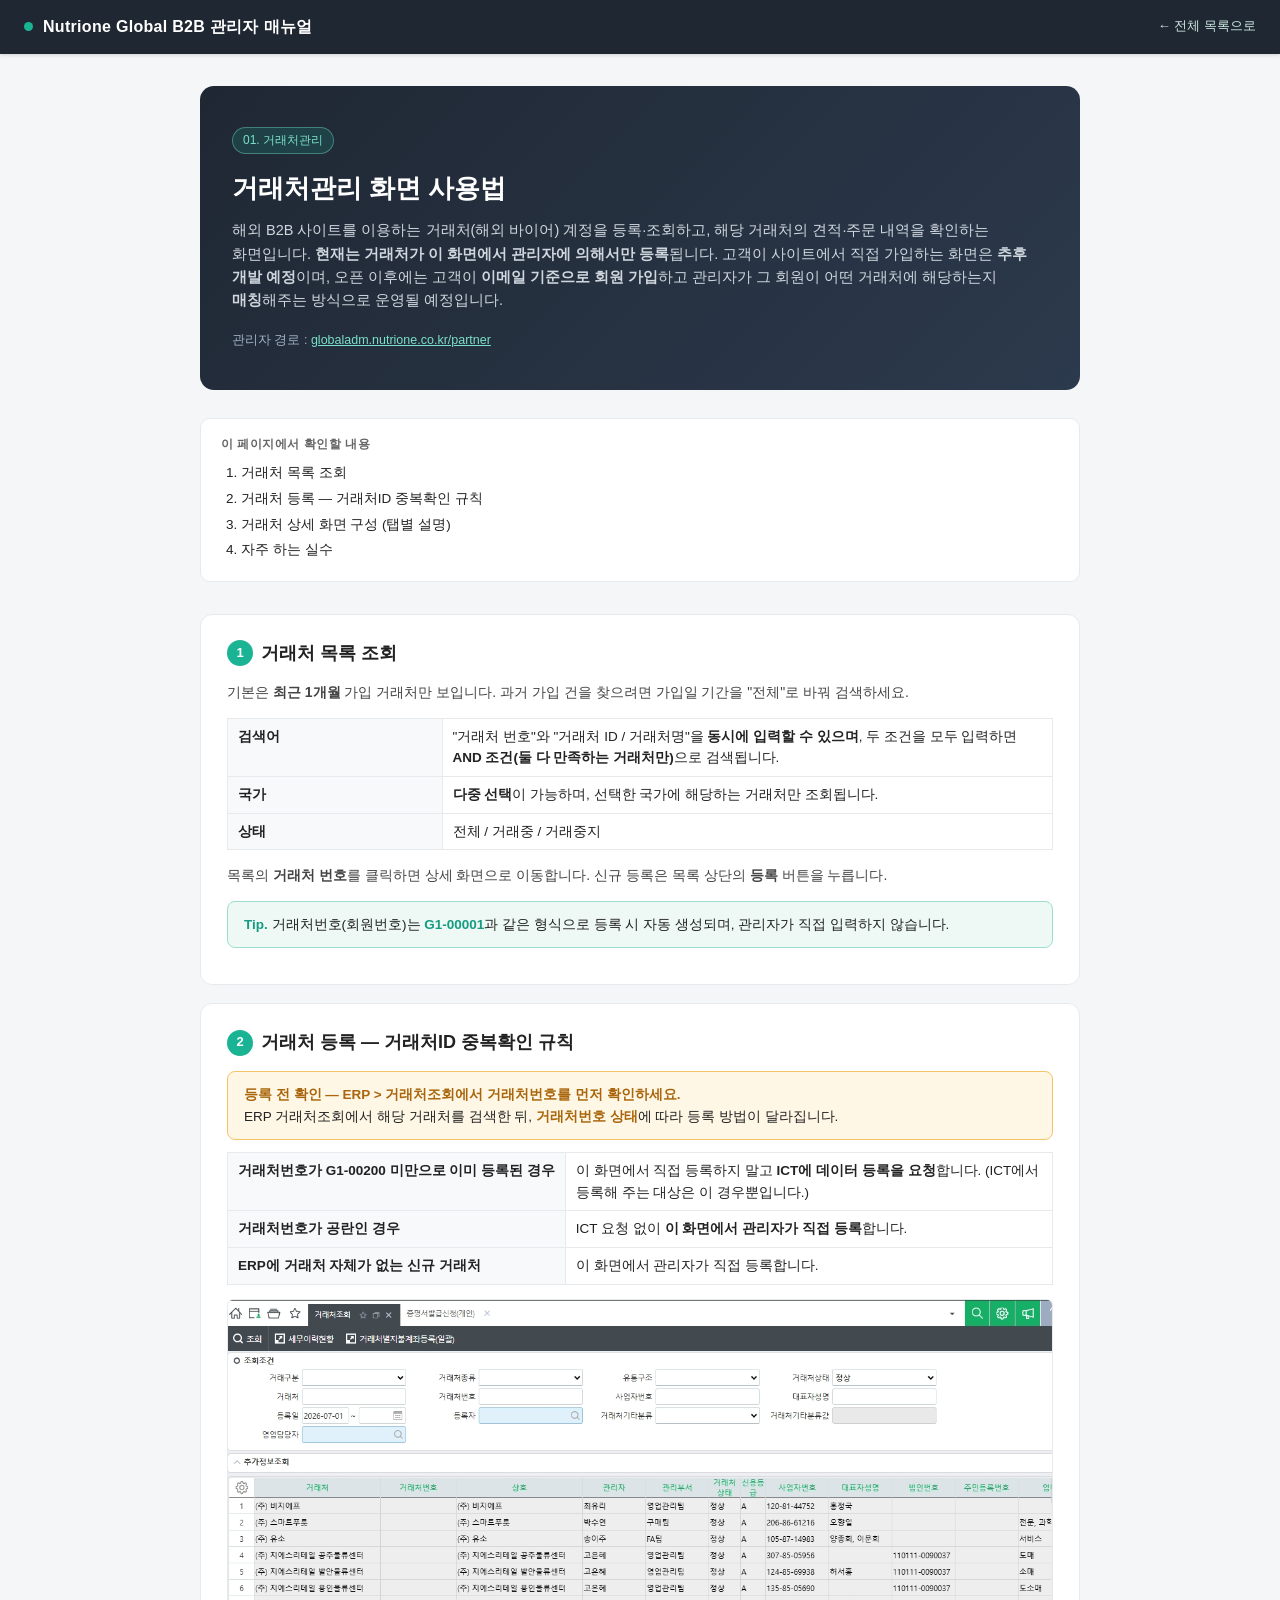
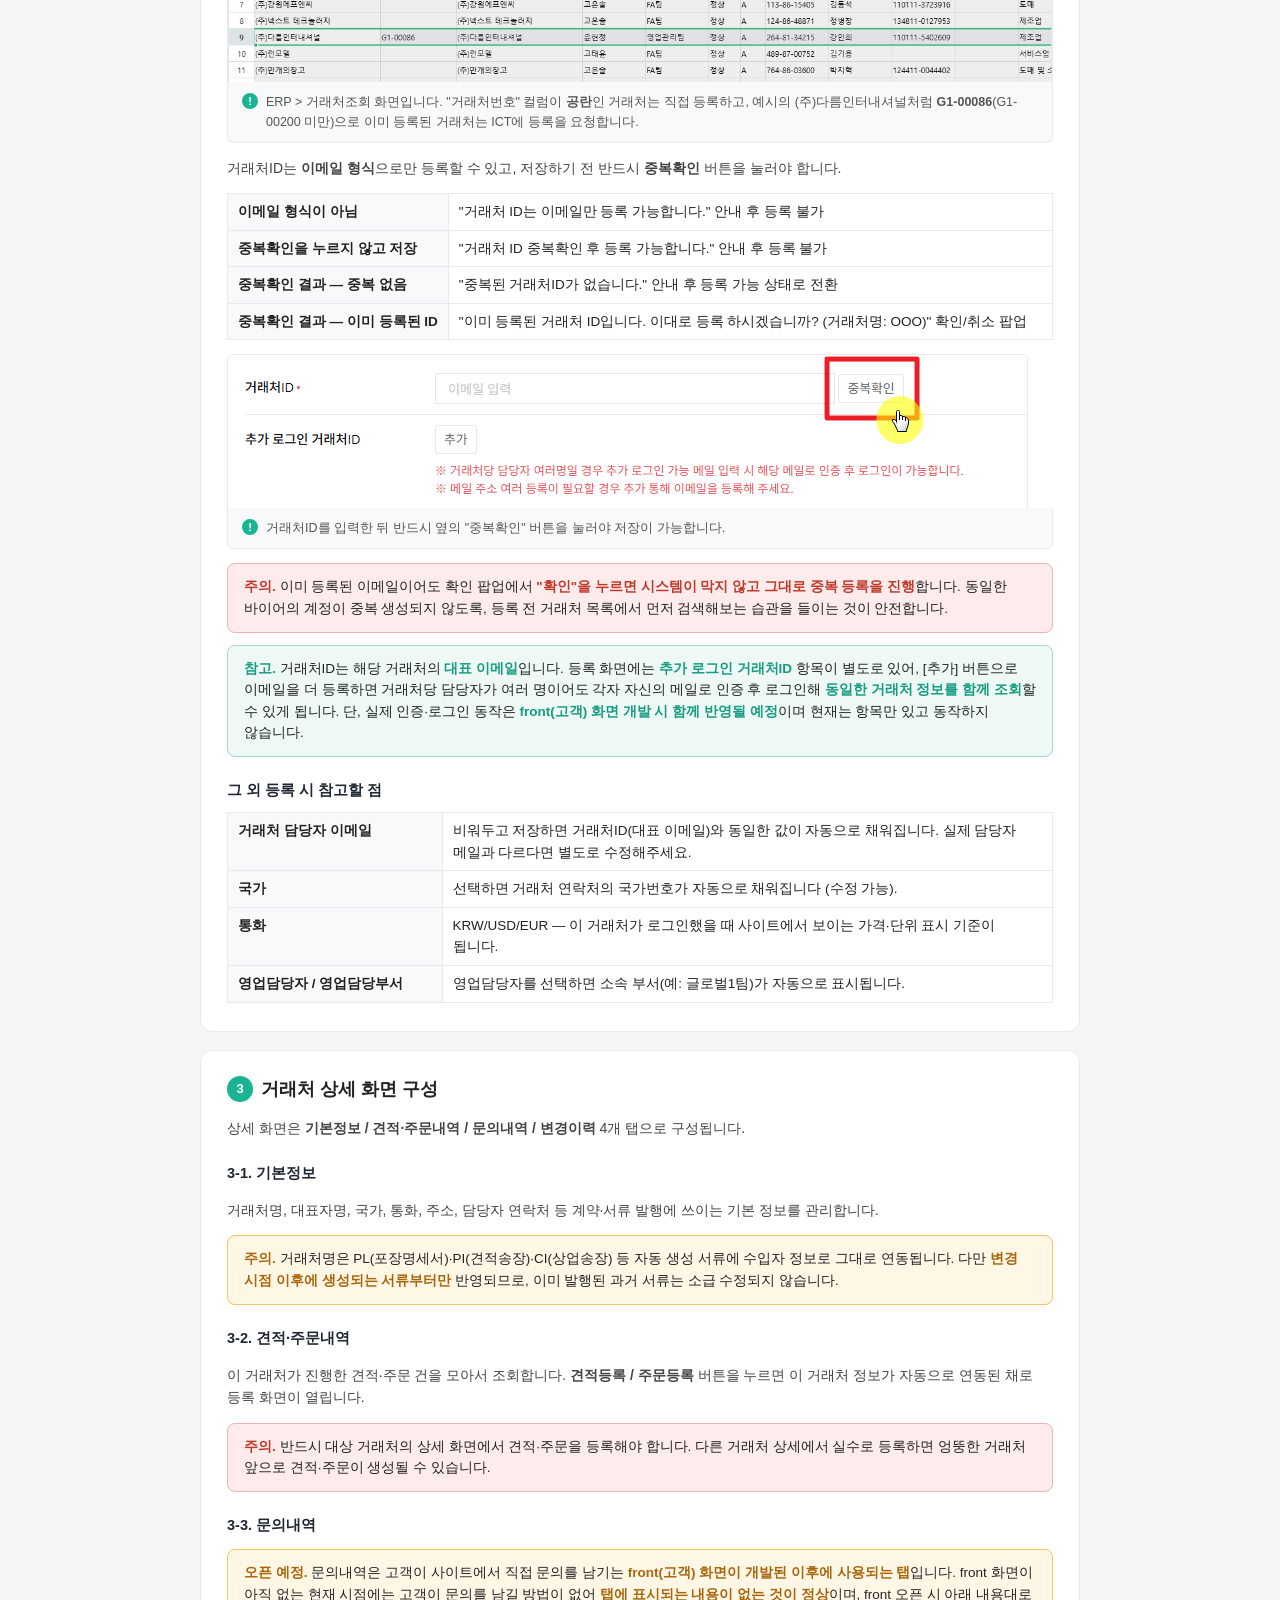
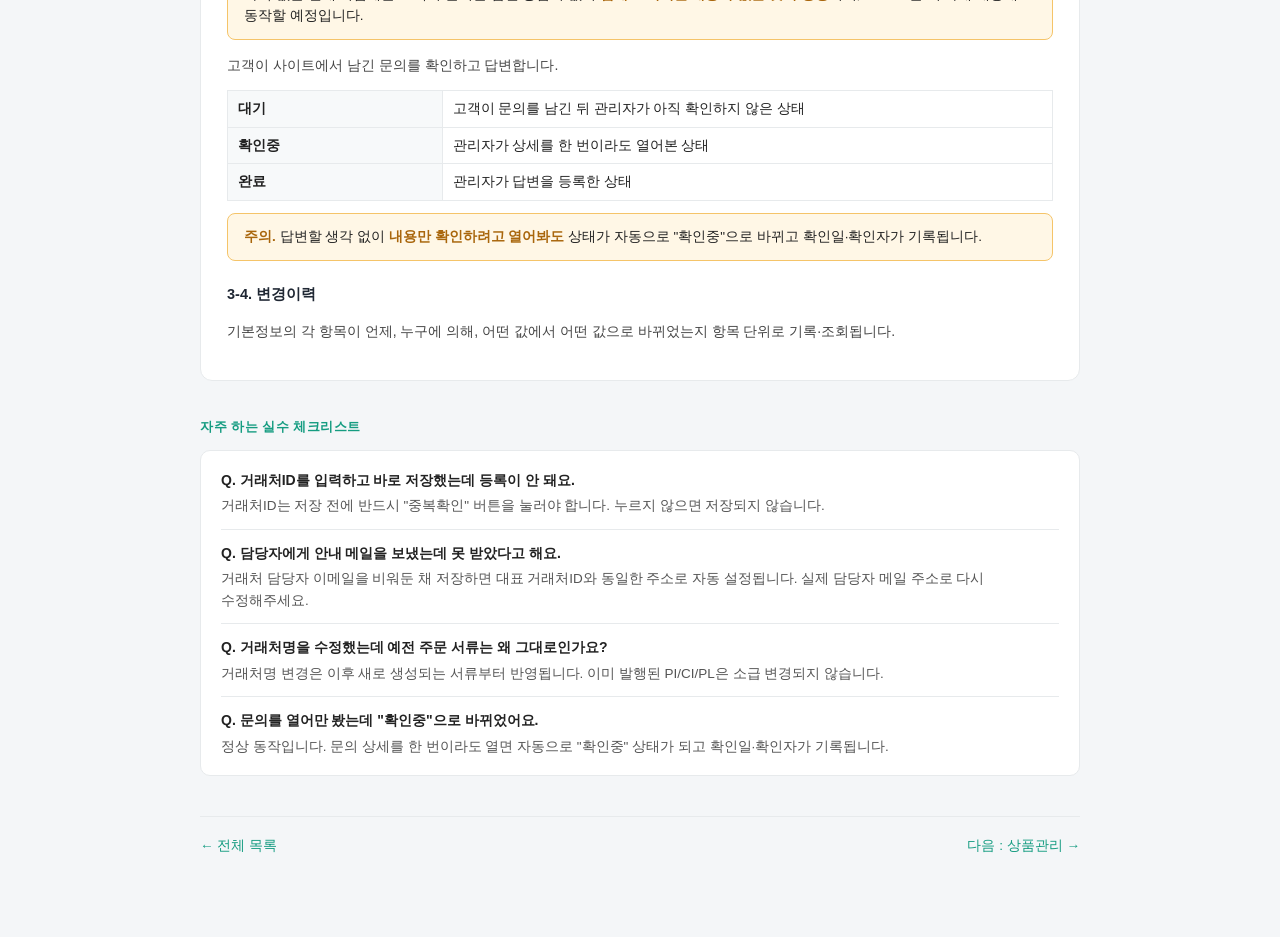
<file: pages/partner.html>
<!DOCTYPE html>
<html lang="ko">
<head>
<meta charset="UTF-8">
<meta name="viewport" content="width=device-width, initial-scale=1.0">
<title>거래처관리 | 해외 B2B 관리자 매뉴얼</title>
<link rel="stylesheet" href="../assets/css/style.css">
</head>
<body>
  <div class="topbar">
    <div class="brand"><span class="dot"></span> Nutrione Global B2B 관리자 매뉴얼</div>
    <a class="home-link" href="../index.html">← 전체 목록으로</a>
  </div>

  <div class="wrap">
    <div class="hero">
      <span class="tag">01. 거래처관리</span>
      <h1>거래처관리 화면 사용법</h1>
      <p>
        해외 B2B 사이트를 이용하는 거래처(해외 바이어) 계정을 등록·조회하고,
        해당 거래처의 견적·주문 내역을 확인하는 화면입니다.
        <b>현재는 거래처가 이 화면에서 관리자에 의해서만 등록</b>됩니다. 고객이 사이트에서 직접 가입하는 화면은
        <b>추후 개발 예정</b>이며, 오픈 이후에는 고객이 <b>이메일 기준으로 회원 가입</b>하고
        관리자가 그 회원이 어떤 거래처에 해당하는지 <b>매칭</b>해주는 방식으로 운영될 예정입니다.
      </p>
      <div class="meta reveal-after">관리자 경로 : <a href="https://globaladm.nutrione.co.kr/partner" target="_blank" rel="noopener">globaladm.nutrione.co.kr/partner</a></div>
    </div>

    <div class="toc">
      <b>이 페이지에서 확인할 내용</b>
      <ol>
        <li>거래처 목록 조회</li>
        <li>거래처 등록 — 거래처ID 중복확인 규칙</li>
        <li>거래처 상세 화면 구성 (탭별 설명)</li>
        <li>자주 하는 실수</li>
      </ol>
    </div>

    <!-- STEP 1 -->
    <div class="step">
      <h2><span class="step-no">1</span> 거래처 목록 조회</h2>
      <p>기본은 <b>최근 1개월</b> 가입 거래처만 보입니다. 과거 가입 건을 찾으려면 가입일 기간을 "전체"로 바꿔 검색하세요.</p>

      <table>
        <tr><th>검색어</th><td>"거래처 번호"와 "거래처 ID / 거래처명"을 <b>동시에 입력할 수 있으며</b>, 두 조건을 모두 입력하면 <b>AND 조건(둘 다 만족하는 거래처만)</b>으로 검색됩니다.</td></tr>
        <tr><th>국가</th><td><b>다중 선택</b>이 가능하며, 선택한 국가에 해당하는 거래처만 조회됩니다.</td></tr>
        <tr><th>상태</th><td>전체 / 거래중 / 거래중지</td></tr>
      </table>

      <p>목록의 <b>거래처 번호</b>를 클릭하면 상세 화면으로 이동합니다. 신규 등록은 목록 상단의 <b>등록</b> 버튼을 누릅니다.</p>
      <div class="tip"><b>Tip.</b> 거래처번호(회원번호)는 <b>G1-00001</b>과 같은 형식으로 등록 시 자동 생성되며, 관리자가 직접 입력하지 않습니다.</div>
    </div>

    <!-- STEP 2 -->
    <div class="step">
      <h2><span class="step-no">2</span> 거래처 등록 — 거래처ID 중복확인 규칙</h2>

      <div class="warn">
        <b>등록 전 확인 — ERP &gt; 거래처조회에서 거래처번호를 먼저 확인하세요.</b><br>
        ERP 거래처조회에서 해당 거래처를 검색한 뒤, <b>거래처번호 상태</b>에 따라 등록 방법이 달라집니다.
      </div>

      <table>
        <tr><th>거래처번호가 <b>G1-00200 미만</b>으로 이미 등록된 경우</th>
            <td>이 화면에서 직접 등록하지 말고 <b>ICT에 데이터 등록을 요청</b>합니다. (ICT에서 등록해 주는 대상은 이 경우뿐입니다.)</td></tr>
        <tr><th>거래처번호가 <b>공란</b>인 경우</th>
            <td>ICT 요청 없이 <b>이 화면에서 관리자가 직접 등록</b>합니다.</td></tr>
        <tr><th>ERP에 거래처 자체가 없는 <b>신규 거래처</b></th>
            <td>이 화면에서 관리자가 직접 등록합니다.</td></tr>
      </table>

      <div class="shot">
        <img class="has-cap" src="../assets/img/partner_erp.jpg" alt="ERP 거래처조회 화면 - 거래처번호 컬럼 확인">
        <div class="cap"><span>ERP &gt; 거래처조회 화면입니다. "거래처번호" 컬럼이 <b>공란</b>인 거래처는 직접 등록하고, 예시의 (주)다름인터내셔널처럼 <b>G1-00086</b>(G1-00200 미만)으로 이미 등록된 거래처는 ICT에 등록을 요청합니다.</span></div>
      </div>

      <p>거래처ID는 <b>이메일 형식</b>으로만 등록할 수 있고, 저장하기 전 반드시 <b>중복확인</b> 버튼을 눌러야 합니다.</p>

      <table>
        <tr><th>이메일 형식이 아님</th><td>"거래처 ID는 이메일만 등록 가능합니다." 안내 후 등록 불가</td></tr>
        <tr><th>중복확인을 누르지 않고 저장</th><td>"거래처 ID 중복확인 후 등록 가능합니다." 안내 후 등록 불가</td></tr>
        <tr><th>중복확인 결과 — 중복 없음</th><td>"중복된 거래처ID가 없습니다." 안내 후 등록 가능 상태로 전환</td></tr>
        <tr><th>중복확인 결과 — 이미 등록된 ID</th><td>"이미 등록된 거래처 ID입니다. 이대로 등록 하시겠습니까? (거래처명: OOO)" 확인/취소 팝업</td></tr>
      </table>

      <div class="shot">
        <img class="has-cap" src="../assets/img/partner_id.png" alt="거래처 등록 - 거래처ID, 중복확인 버튼 강조">
        <div class="cap">거래처ID를 입력한 뒤 반드시 옆의 "중복확인" 버튼을 눌러야 저장이 가능합니다.</div>
      </div>

      <div class="caution">
        <b>주의.</b> 이미 등록된 이메일이어도 확인 팝업에서 <b>"확인"을 누르면 시스템이 막지 않고 그대로 중복 등록을 진행</b>합니다.
        동일한 바이어의 계정이 중복 생성되지 않도록, 등록 전 거래처 목록에서 먼저 검색해보는 습관을 들이는 것이 안전합니다.
      </div>

      <div class="tip">
        <b>참고.</b> 거래처ID는 해당 거래처의 <b>대표 이메일</b>입니다. 등록 화면에는 <b>추가 로그인 거래처ID</b> 항목이 별도로 있어,
        [추가] 버튼으로 이메일을 더 등록하면 거래처당 담당자가 여러 명이어도 각자 자신의 메일로 인증 후 로그인해
        <b>동일한 거래처 정보를 함께 조회</b>할 수 있게 됩니다.
        단, 실제 인증·로그인 동작은 <b>front(고객) 화면 개발 시 함께 반영될 예정</b>이며 현재는 항목만 있고 동작하지 않습니다.
      </div>

      <h4>그 외 등록 시 참고할 점</h4>
      <table>
        <tr><th>거래처 담당자 이메일</th><td>비워두고 저장하면 거래처ID(대표 이메일)와 동일한 값이 자동으로 채워집니다. 실제 담당자 메일과 다르다면 별도로 수정해주세요.</td></tr>
        <tr><th>국가</th><td>선택하면 거래처 연락처의 국가번호가 자동으로 채워집니다 (수정 가능).</td></tr>
        <tr><th>통화</th><td>KRW/USD/EUR — 이 거래처가 로그인했을 때 사이트에서 보이는 가격·단위 표시 기준이 됩니다.</td></tr>
        <tr><th>영업담당자 / 영업담당부서</th><td>영업담당자를 선택하면 소속 부서(예: 글로벌1팀)가 자동으로 표시됩니다.</td></tr>
      </table>
    </div>

    <!-- STEP 3 -->
    <div class="step">
      <h2><span class="step-no">3</span> 거래처 상세 화면 구성</h2>
      <p>상세 화면은 <b>기본정보 / 견적·주문내역 / 문의내역 / 변경이력</b> 4개 탭으로 구성됩니다.</p>

      <h4>3-1. 기본정보</h4>
      <p>거래처명, 대표자명, 국가, 통화, 주소, 담당자 연락처 등 계약·서류 발행에 쓰이는 기본 정보를 관리합니다.</p>
      <div class="warn">
        <b>주의.</b> 거래처명은 PL(포장명세서)·PI(견적송장)·CI(상업송장) 등 자동 생성 서류에 수입자 정보로 그대로 연동됩니다.
        다만 <b>변경 시점 이후에 생성되는 서류부터만</b> 반영되므로, 이미 발행된 과거 서류는 소급 수정되지 않습니다.
      </div>

      <h4>3-2. 견적·주문내역</h4>
      <p>이 거래처가 진행한 견적·주문 건을 모아서 조회합니다. <b>견적등록 / 주문등록</b> 버튼을 누르면 이 거래처 정보가 자동으로 연동된 채로 등록 화면이 열립니다.</p>
      <div class="caution">
        <b>주의.</b> 반드시 대상 거래처의 상세 화면에서 견적·주문을 등록해야 합니다. 다른 거래처 상세에서 실수로 등록하면
        엉뚱한 거래처 앞으로 견적·주문이 생성될 수 있습니다.
      </div>

      <h4>3-3. 문의내역</h4>
      <div class="warn">
        <b>오픈 예정.</b> 문의내역은 고객이 사이트에서 직접 문의를 남기는 <b>front(고객) 화면이 개발된 이후에 사용되는 탭</b>입니다.
        front 화면이 아직 없는 현재 시점에는 고객이 문의를 남길 방법이 없어 <b>탭에 표시되는 내용이 없는 것이 정상</b>이며, front 오픈 시 아래 내용대로 동작할 예정입니다.
      </div>
      <p>고객이 사이트에서 남긴 문의를 확인하고 답변합니다.</p>
      <table>
        <tr><th>대기</th><td>고객이 문의를 남긴 뒤 관리자가 아직 확인하지 않은 상태</td></tr>
        <tr><th>확인중</th><td>관리자가 상세를 한 번이라도 열어본 상태</td></tr>
        <tr><th>완료</th><td>관리자가 답변을 등록한 상태</td></tr>
      </table>
      <div class="warn">
        <b>주의.</b> 답변할 생각 없이 <b>내용만 확인하려고 열어봐도</b> 상태가 자동으로 "확인중"으로 바뀌고 확인일·확인자가 기록됩니다.
      </div>

      <h4>3-4. 변경이력</h4>
      <p>기본정보의 각 항목이 언제, 누구에 의해, 어떤 값에서 어떤 값으로 바뀌었는지 항목 단위로 기록·조회됩니다.</p>
    </div>

    <!-- FAQ -->
    <div class="section-title">자주 하는 실수 체크리스트</div>
    <div class="faq-box">
      <div class="q">Q. 거래처ID를 입력하고 바로 저장했는데 등록이 안 돼요.</div>
      <div class="a">거래처ID는 저장 전에 반드시 "중복확인" 버튼을 눌러야 합니다. 누르지 않으면 저장되지 않습니다.</div>

      <div class="q">Q. 담당자에게 안내 메일을 보냈는데 못 받았다고 해요.</div>
      <div class="a">거래처 담당자 이메일을 비워둔 채 저장하면 대표 거래처ID와 동일한 주소로 자동 설정됩니다. 실제 담당자 메일 주소로 다시 수정해주세요.</div>

      <div class="q">Q. 거래처명을 수정했는데 예전 주문 서류는 왜 그대로인가요?</div>
      <div class="a">거래처명 변경은 이후 새로 생성되는 서류부터 반영됩니다. 이미 발행된 PI/CI/PL은 소급 변경되지 않습니다.</div>

      <div class="q">Q. 문의를 열어만 봤는데 "확인중"으로 바뀌었어요.</div>
      <div class="a">정상 동작입니다. 문의 상세를 한 번이라도 열면 자동으로 "확인중" 상태가 되고 확인일·확인자가 기록됩니다.</div>
    </div>

    <div class="footer-nav">
      <a href="../index.html">← 전체 목록</a>
      <a href="product.html">다음 : 상품관리 →</a>
    </div>
  </div>
  <script src="../assets/js/reveal.js"></script>
</body>
</html>
</file>
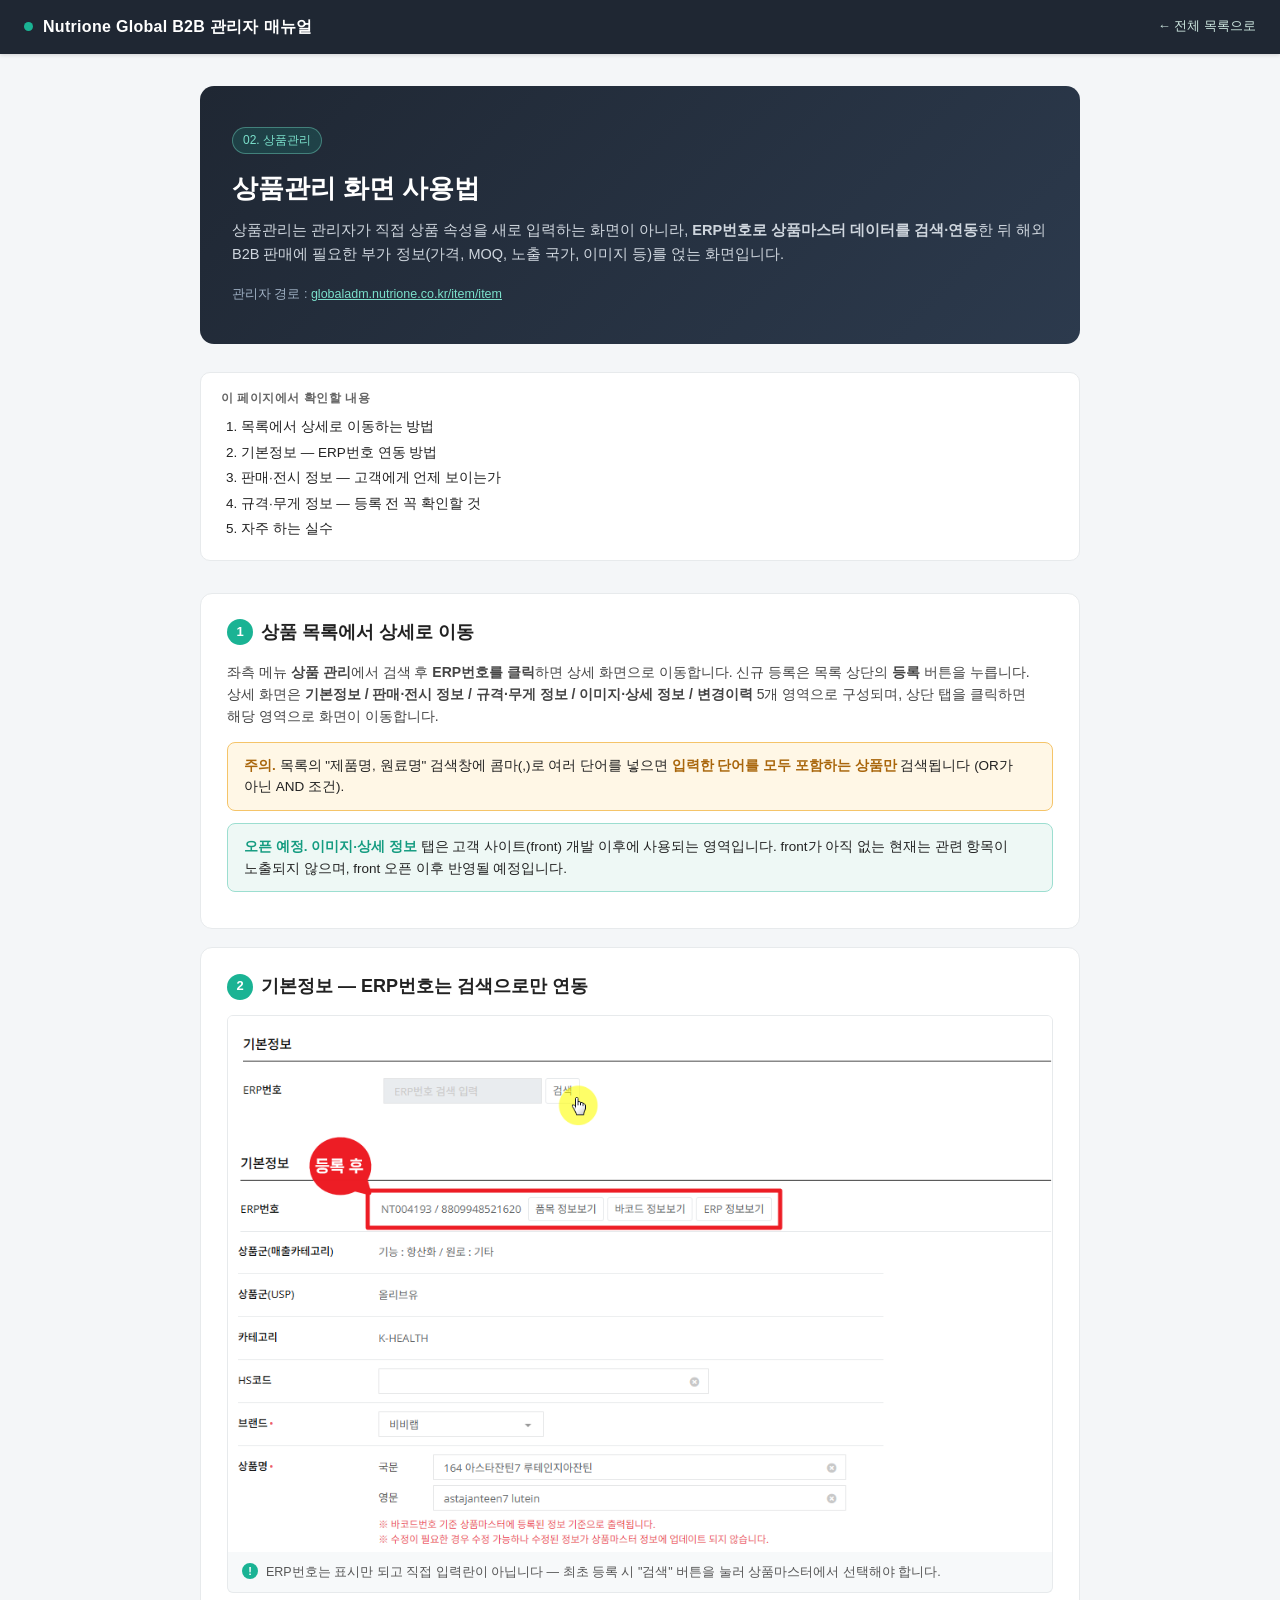
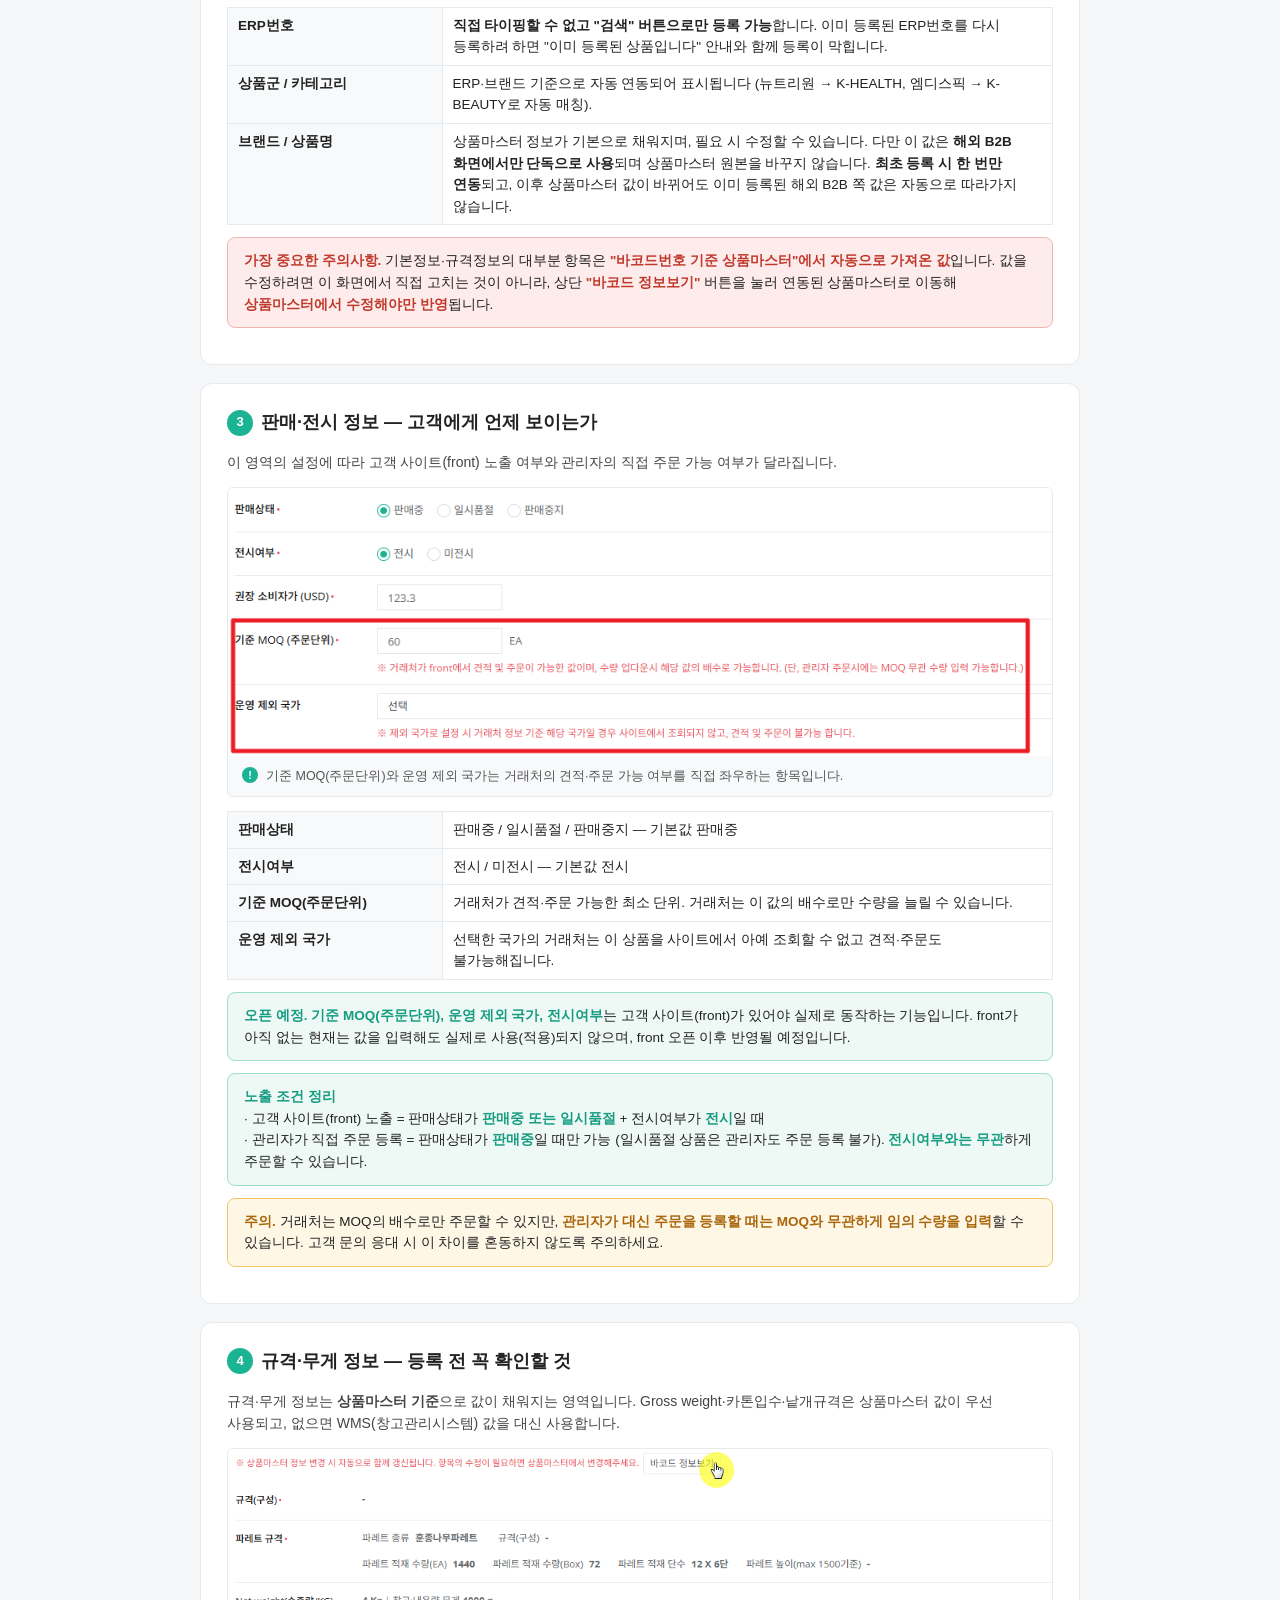
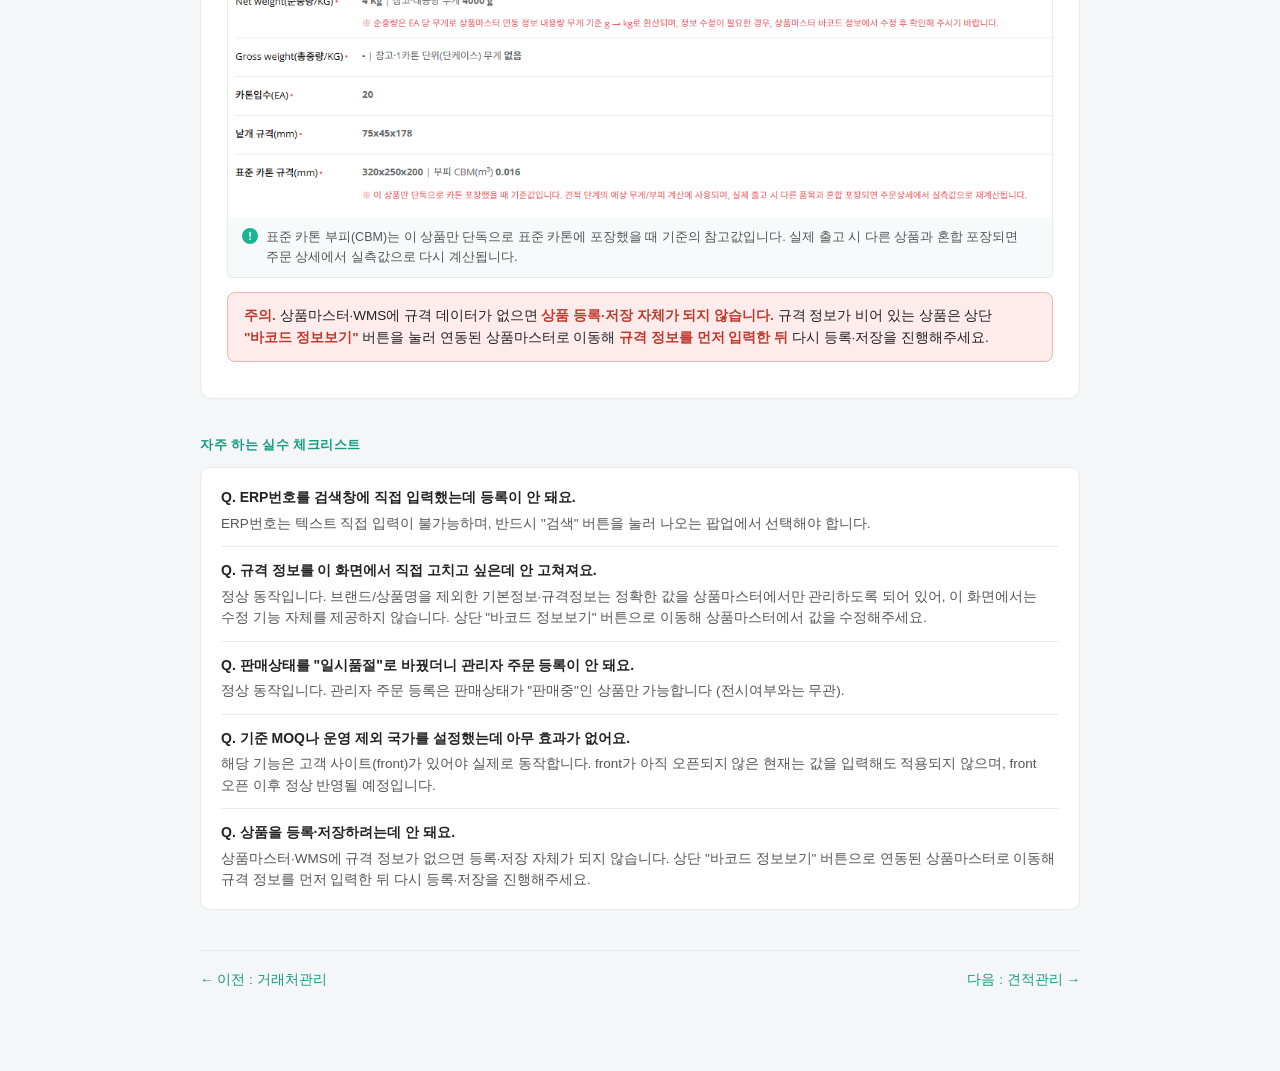
<file: pages/product.html>
<!DOCTYPE html>
<html lang="ko">
<head>
<meta charset="UTF-8">
<meta name="viewport" content="width=device-width, initial-scale=1.0">
<title>상품관리 | 해외 B2B 관리자 매뉴얼</title>
<link rel="stylesheet" href="../assets/css/style.css">
</head>
<body>
  <div class="topbar">
    <div class="brand"><span class="dot"></span> Nutrione Global B2B 관리자 매뉴얼</div>
    <a class="home-link" href="../index.html">← 전체 목록으로</a>
  </div>

  <div class="wrap">
    <div class="hero">
      <span class="tag">02. 상품관리</span>
      <h1>상품관리 화면 사용법</h1>
      <p>
        상품관리는 관리자가 직접 상품 속성을 새로 입력하는 화면이 아니라,
        <b>ERP번호로 상품마스터 데이터를 검색·연동</b>한 뒤 해외 B2B 판매에
        필요한 부가 정보(가격, MOQ, 노출 국가, 이미지 등)를 얹는 화면입니다.
      </p>
      <div class="meta reveal-after">관리자 경로 : <a href="https://globaladm.nutrione.co.kr/item/item" target="_blank" rel="noopener">globaladm.nutrione.co.kr/item/item</a></div>
    </div>

    <div class="toc">
      <b>이 페이지에서 확인할 내용</b>
      <ol>
        <li>목록에서 상세로 이동하는 방법</li>
        <li>기본정보 — ERP번호 연동 방법</li>
        <li>판매·전시 정보 — 고객에게 언제 보이는가</li>
        <li>규격·무게 정보 — 등록 전 꼭 확인할 것</li>
        <li>자주 하는 실수</li>
      </ol>
    </div>

    <!-- STEP 1 -->
    <div class="step">
      <h2><span class="step-no">1</span> 상품 목록에서 상세로 이동</h2>
      <p>좌측 메뉴 <b>상품 관리</b>에서 검색 후 <b>ERP번호를 클릭</b>하면 상세 화면으로 이동합니다. 신규 등록은 목록 상단의 <b>등록</b> 버튼을 누릅니다.
      상세 화면은 <b>기본정보 / 판매·전시 정보 / 규격·무게 정보 / 이미지·상세 정보 / 변경이력</b> 5개 영역으로 구성되며, 상단 탭을 클릭하면 해당 영역으로 화면이 이동합니다.</p>
      <div class="warn">
        <b>주의.</b> 목록의 "제품명, 원료명" 검색창에 콤마(,)로 여러 단어를 넣으면 <b>입력한 단어를 모두 포함하는 상품만</b> 검색됩니다 (OR가 아닌 AND 조건).
      </div>
      <div class="tip">
        <b>오픈 예정.</b> <b>이미지·상세 정보</b> 탭은 고객 사이트(front) 개발 이후에 사용되는 영역입니다. front가 아직 없는 현재는 관련 항목이 노출되지 않으며, front 오픈 이후 반영될 예정입니다.
      </div>
    </div>

    <!-- STEP 2 -->
    <div class="step">
      <h2><span class="step-no">2</span> 기본정보 — ERP번호는 검색으로만 연동</h2>

      <div class="shot">
        <img class="has-cap" src="../assets/img/product_basic.png" alt="상품 상세 - 기본정보, ERP번호 영역 강조">
        <div class="cap">ERP번호는 표시만 되고 직접 입력란이 아닙니다 — 최초 등록 시 "검색" 버튼을 눌러 상품마스터에서 선택해야 합니다.</div>
      </div>

      <table>
        <tr><th>ERP번호</th><td><b>직접 타이핑할 수 없고 "검색" 버튼으로만 등록 가능</b>합니다. 이미 등록된 ERP번호를 다시 등록하려 하면 "이미 등록된 상품입니다" 안내와 함께 등록이 막힙니다.</td></tr>
        <tr><th>상품군 / 카테고리</th><td>ERP·브랜드 기준으로 자동 연동되어 표시됩니다 (뉴트리원 → K-HEALTH, 엠디스픽 → K-BEAUTY로 자동 매칭).</td></tr>
        <tr><th>브랜드 / 상품명</th><td>상품마스터 정보가 기본으로 채워지며, 필요 시 수정할 수 있습니다. 다만 이 값은 <b>해외 B2B 화면에서만 단독으로 사용</b>되며 상품마스터 원본을 바꾸지 않습니다. <b>최초 등록 시 한 번만 연동</b>되고, 이후 상품마스터 값이 바뀌어도 이미 등록된 해외 B2B 쪽 값은 자동으로 따라가지 않습니다.</td></tr>
      </table>

      <div class="caution">
        <b>가장 중요한 주의사항.</b> 기본정보·규격정보의 대부분 항목은 <b>"바코드번호 기준 상품마스터"에서 자동으로 가져온 값</b>입니다.
        값을 수정하려면 이 화면에서 직접 고치는 것이 아니라, 상단 <b>"바코드 정보보기"</b> 버튼을 눌러 연동된 상품마스터로 이동해 <b>상품마스터에서 수정해야만 반영</b>됩니다.
      </div>
    </div>

    <!-- STEP 3 -->
    <div class="step">
      <h2><span class="step-no">3</span> 판매·전시 정보 — 고객에게 언제 보이는가</h2>
      <p>이 영역의 설정에 따라 고객 사이트(front) 노출 여부와 관리자의 직접 주문 가능 여부가 달라집니다.</p>

      <div class="shot">
        <img class="has-cap" src="../assets/img/product_sale.png" alt="상품 상세 - 판매전시정보, MOQ와 운영제외국가 강조">
        <div class="cap">기준 MOQ(주문단위)와 운영 제외 국가는 거래처의 견적·주문 가능 여부를 직접 좌우하는 항목입니다.</div>
      </div>

      <table>
        <tr><th>판매상태</th><td>판매중 / 일시품절 / 판매중지 — 기본값 판매중</td></tr>
        <tr><th>전시여부</th><td>전시 / 미전시 — 기본값 전시</td></tr>
        <tr><th>기준 MOQ(주문단위)</th><td>거래처가 견적·주문 가능한 최소 단위. 거래처는 이 값의 배수로만 수량을 늘릴 수 있습니다.</td></tr>
        <tr><th>운영 제외 국가</th><td>선택한 국가의 거래처는 이 상품을 사이트에서 아예 조회할 수 없고 견적·주문도 불가능해집니다.</td></tr>
      </table>

      <div class="tip">
        <b>오픈 예정.</b> <b>기준 MOQ(주문단위), 운영 제외 국가, 전시여부</b>는 고객 사이트(front)가 있어야 실제로 동작하는 기능입니다. front가 아직 없는 현재는 값을 입력해도 실제로 사용(적용)되지 않으며, front 오픈 이후 반영될 예정입니다.
      </div>

      <div class="tip">
        <b>노출 조건 정리</b><br>
        · 고객 사이트(front) 노출 = 판매상태가 <b>판매중 또는 일시품절</b> + 전시여부가 <b>전시</b>일 때<br>
        · 관리자가 직접 주문 등록 = 판매상태가 <b>판매중</b>일 때만 가능 (일시품절 상품은 관리자도 주문 등록 불가). <b>전시여부와는 무관</b>하게 주문할 수 있습니다.
      </div>
      <div class="warn">
        <b>주의.</b> 거래처는 MOQ의 배수로만 주문할 수 있지만, <b>관리자가 대신 주문을 등록할 때는 MOQ와 무관하게 임의 수량을 입력</b>할 수 있습니다.
        고객 문의 응대 시 이 차이를 혼동하지 않도록 주의하세요.
      </div>
    </div>

    <!-- STEP 4 -->
    <div class="step">
      <h2><span class="step-no">4</span> 규격·무게 정보 — 등록 전 꼭 확인할 것</h2>
      <p>규격·무게 정보는 <b>상품마스터 기준</b>으로 값이 채워지는 영역입니다. Gross weight·카톤입수·낱개규격은 상품마스터 값이 우선 사용되고, 없으면 WMS(창고관리시스템) 값을 대신 사용합니다.</p>

      <div class="shot">
        <img class="has-cap" src="../assets/img/product_spec.png" alt="상품 상세 - 규격무게정보, 표준 카톤 규격/CBM 강조">
        <div class="cap">표준 카톤 부피(CBM)는 이 상품만 단독으로 표준 카톤에 포장했을 때 기준의 참고값입니다. 실제 출고 시 다른 상품과 혼합 포장되면 주문 상세에서 실측값으로 다시 계산됩니다.</div>
      </div>

      <div class="caution">
        <b>주의.</b> 상품마스터·WMS에 규격 데이터가 없으면 <b>상품 등록·저장 자체가 되지 않습니다.</b>
        규격 정보가 비어 있는 상품은 상단 <b>"바코드 정보보기"</b> 버튼을 눌러 연동된 상품마스터로 이동해 <b>규격 정보를 먼저 입력한 뒤</b> 다시 등록·저장을 진행해주세요.
      </div>
    </div>

    <!-- FAQ -->
    <div class="section-title">자주 하는 실수 체크리스트</div>
    <div class="faq-box">
      <div class="q">Q. ERP번호를 검색창에 직접 입력했는데 등록이 안 돼요.</div>
      <div class="a">ERP번호는 텍스트 직접 입력이 불가능하며, 반드시 "검색" 버튼을 눌러 나오는 팝업에서 선택해야 합니다.</div>

      <div class="q">Q. 규격 정보를 이 화면에서 직접 고치고 싶은데 안 고쳐져요.</div>
      <div class="a">정상 동작입니다. 브랜드/상품명을 제외한 기본정보·규격정보는 정확한 값을 상품마스터에서만 관리하도록 되어 있어, 이 화면에서는 수정 기능 자체를 제공하지 않습니다. 상단 "바코드 정보보기" 버튼으로 이동해 상품마스터에서 값을 수정해주세요.</div>

      <div class="q">Q. 판매상태를 "일시품절"로 바꿨더니 관리자 주문 등록이 안 돼요.</div>
      <div class="a">정상 동작입니다. 관리자 주문 등록은 판매상태가 "판매중"인 상품만 가능합니다 (전시여부와는 무관).</div>

      <div class="q">Q. 기준 MOQ나 운영 제외 국가를 설정했는데 아무 효과가 없어요.</div>
      <div class="a">해당 기능은 고객 사이트(front)가 있어야 실제로 동작합니다. front가 아직 오픈되지 않은 현재는 값을 입력해도 적용되지 않으며, front 오픈 이후 정상 반영될 예정입니다.</div>

      <div class="q">Q. 상품을 등록·저장하려는데 안 돼요.</div>
      <div class="a">상품마스터·WMS에 규격 정보가 없으면 등록·저장 자체가 되지 않습니다. 상단 "바코드 정보보기" 버튼으로 연동된 상품마스터로 이동해 규격 정보를 먼저 입력한 뒤 다시 등록·저장을 진행해주세요.</div>
    </div>

    <div class="footer-nav">
      <a href="partner.html">← 이전 : 거래처관리</a>
      <a href="quote.html">다음 : 견적관리 →</a>
    </div>
  </div>
  <script src="../assets/js/reveal.js"></script>
</body>
</html>
</file>
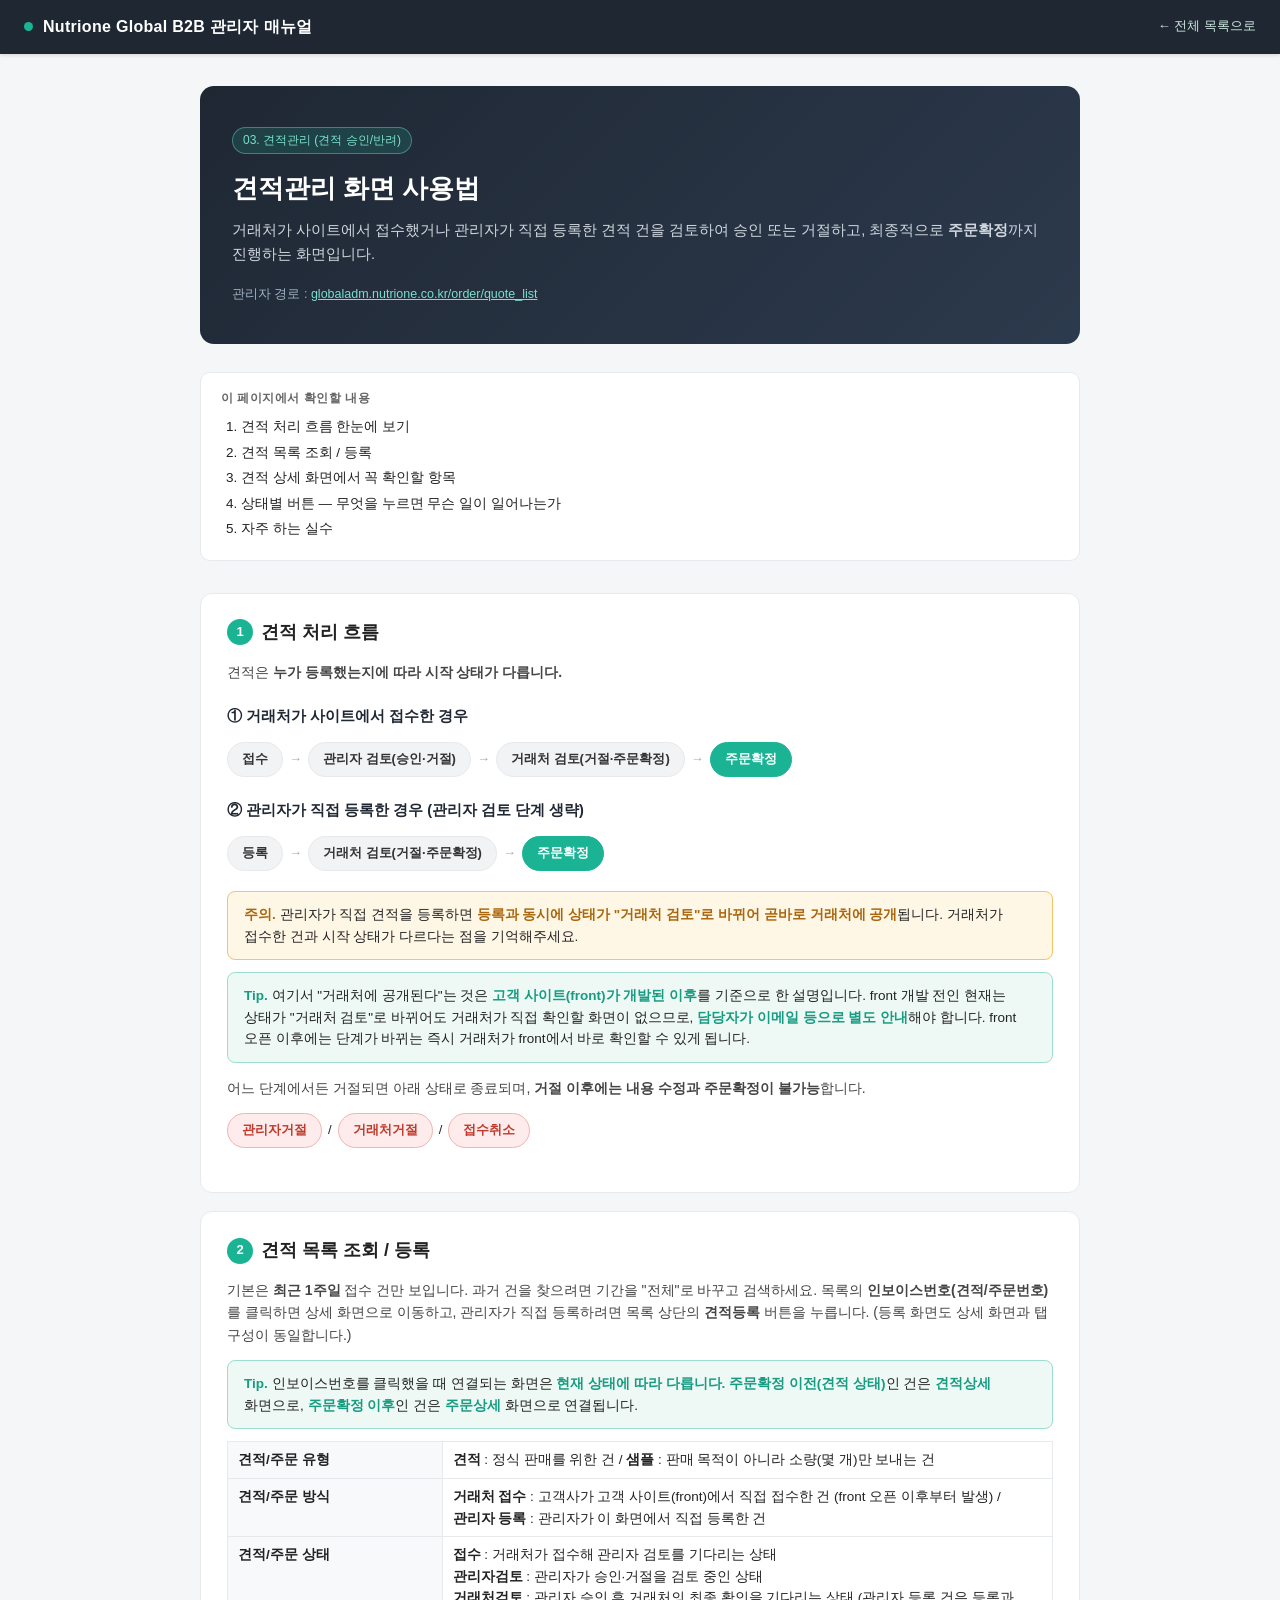
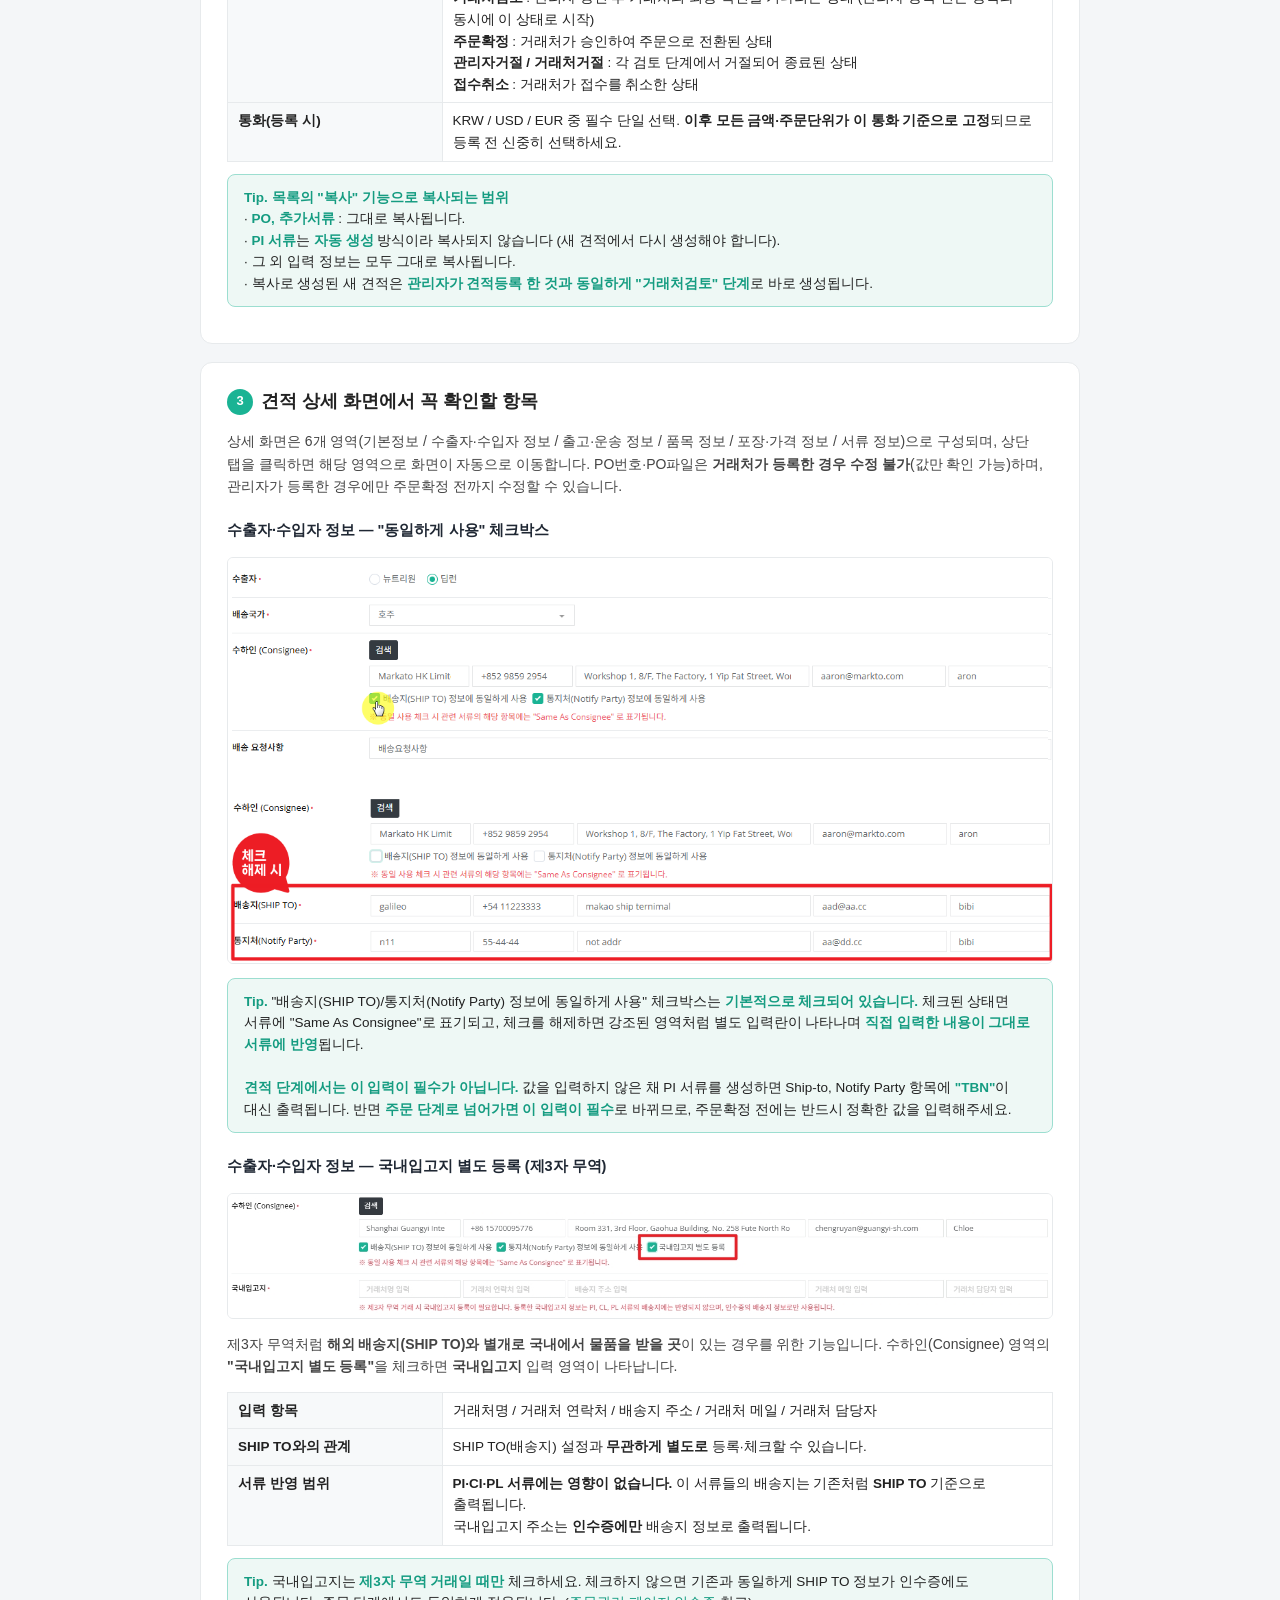
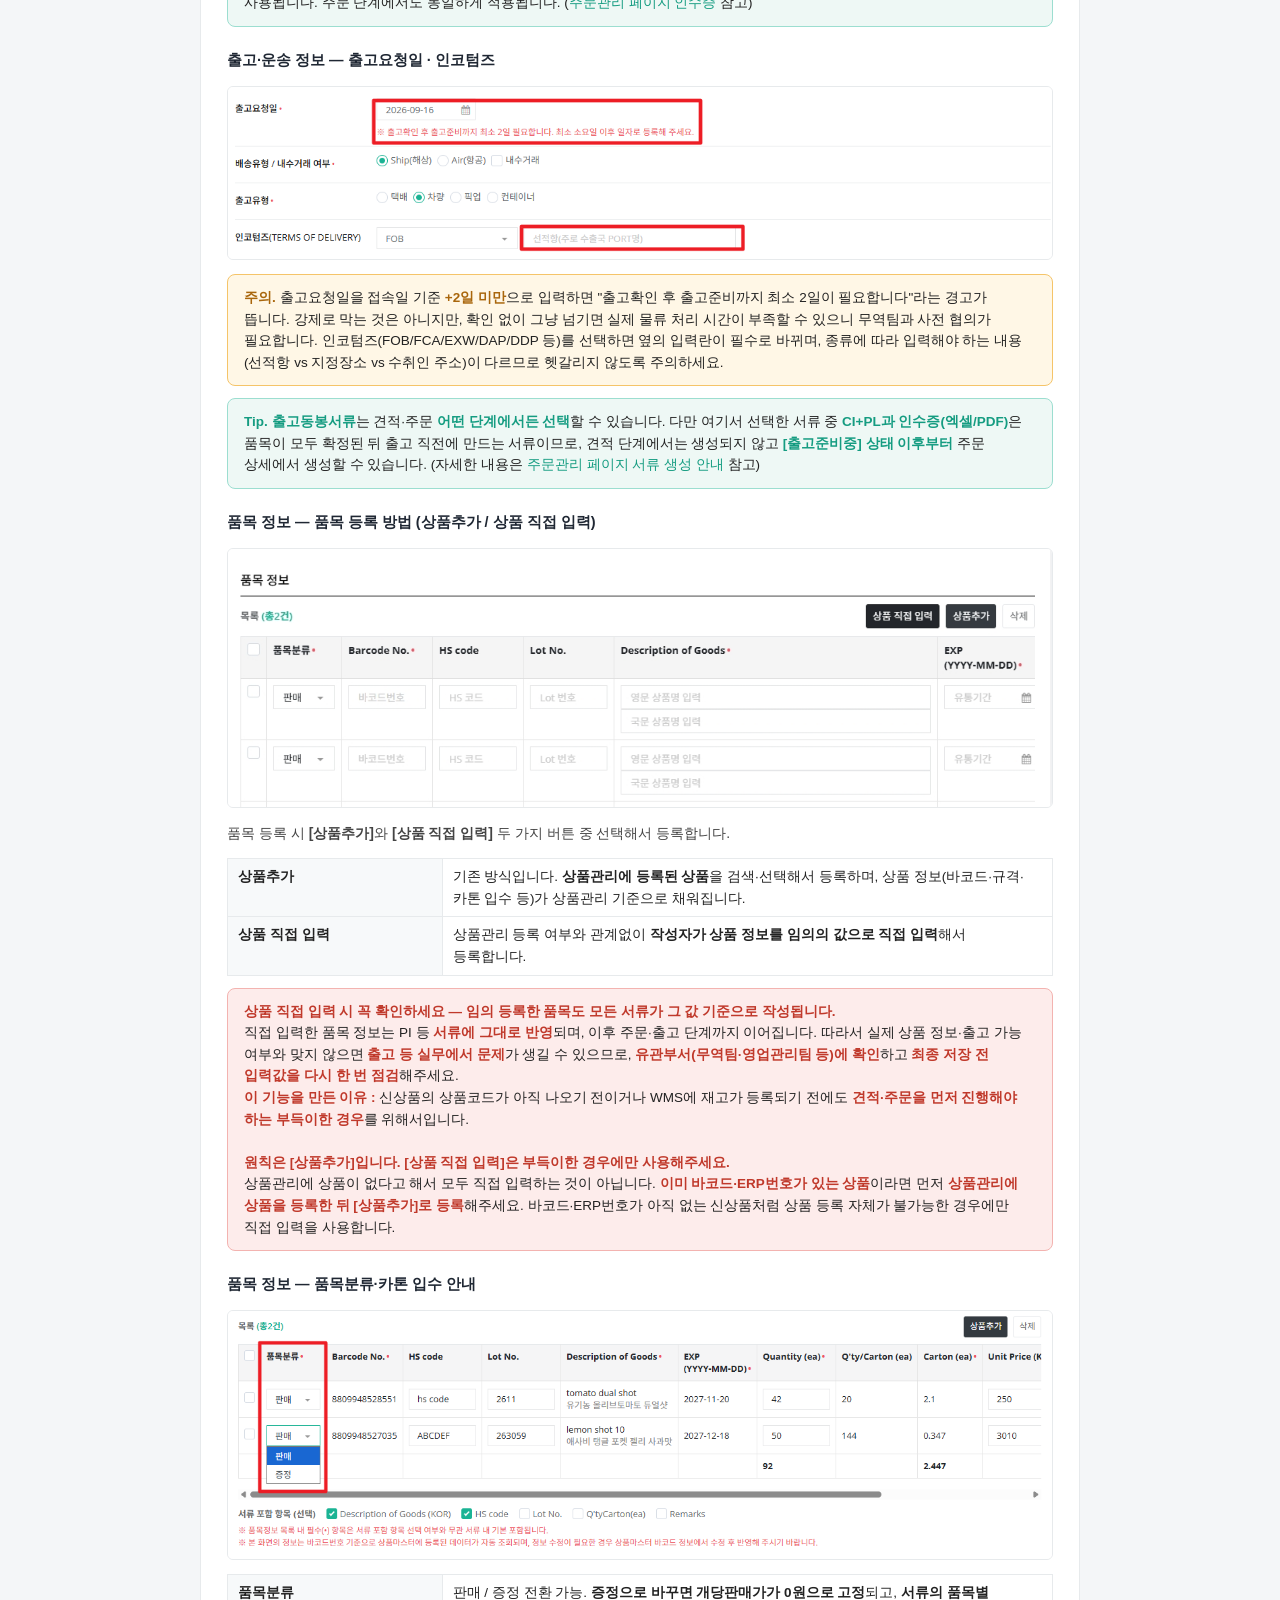
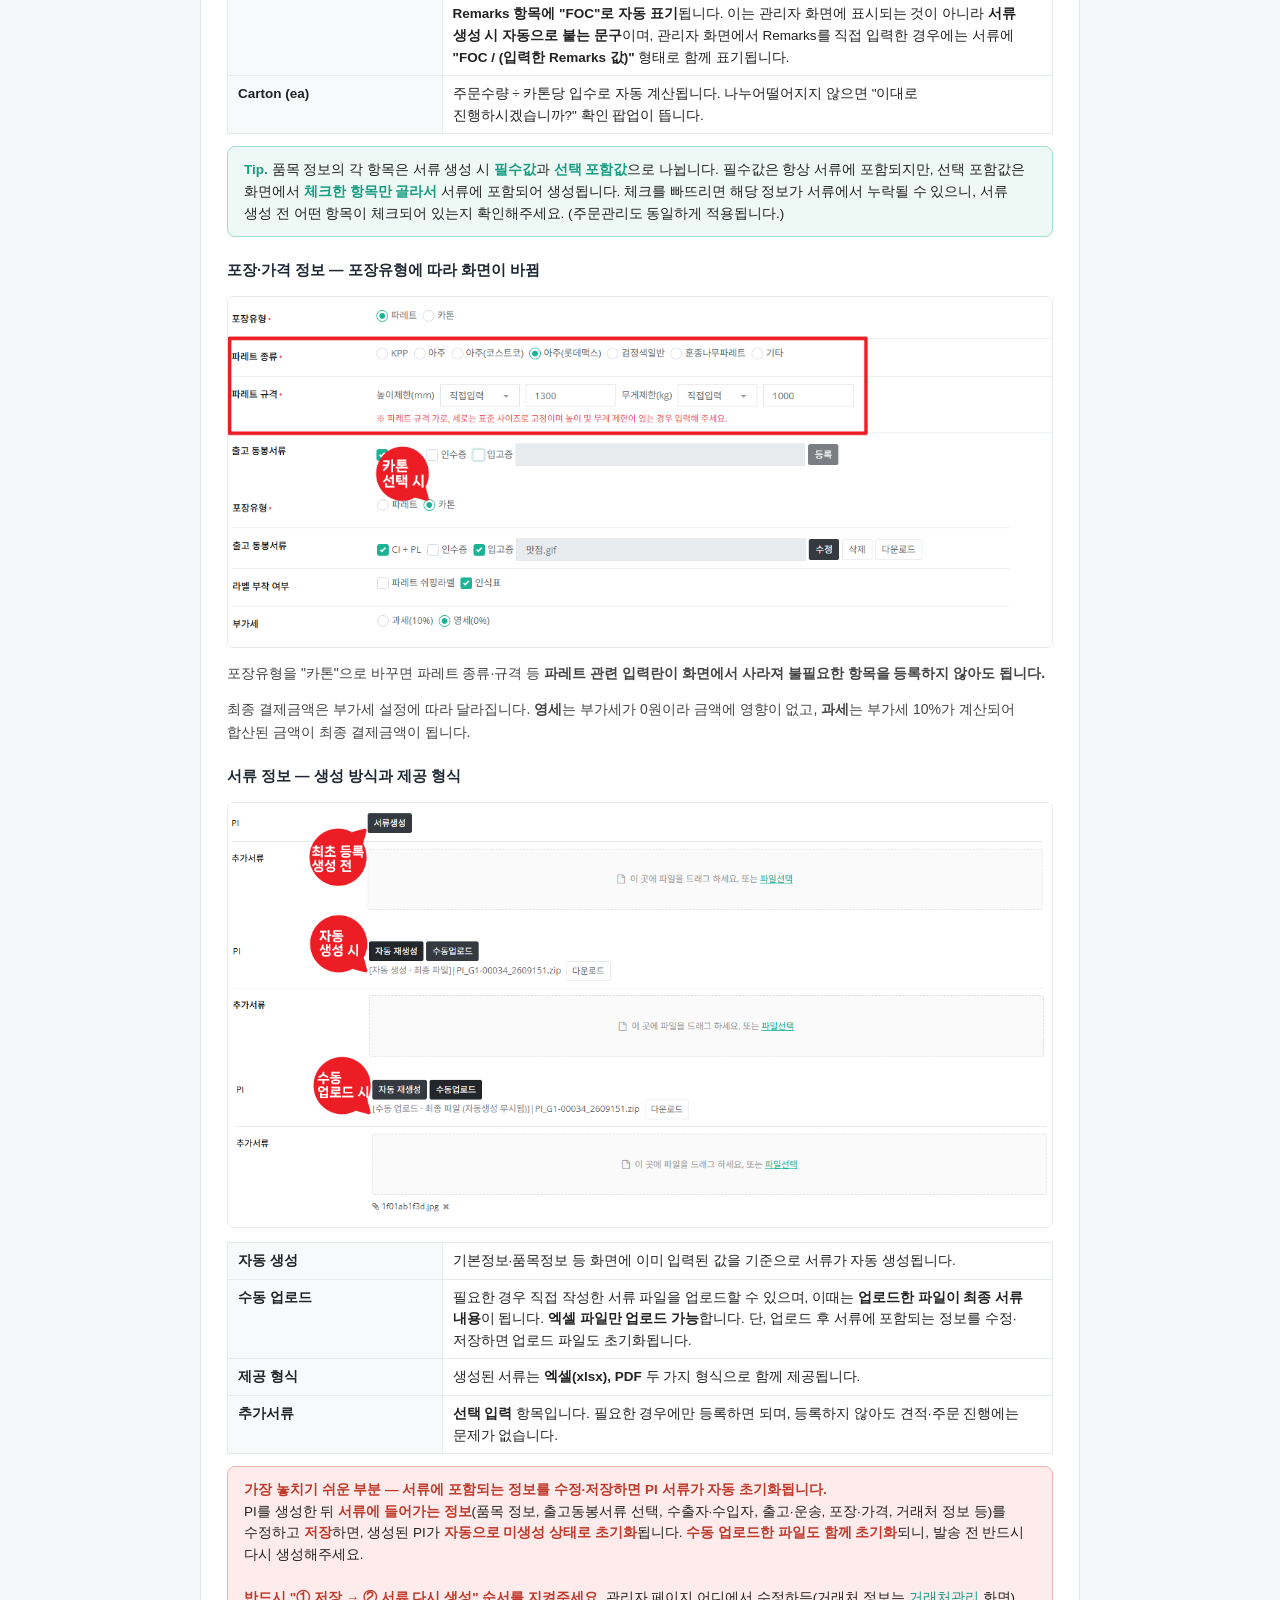
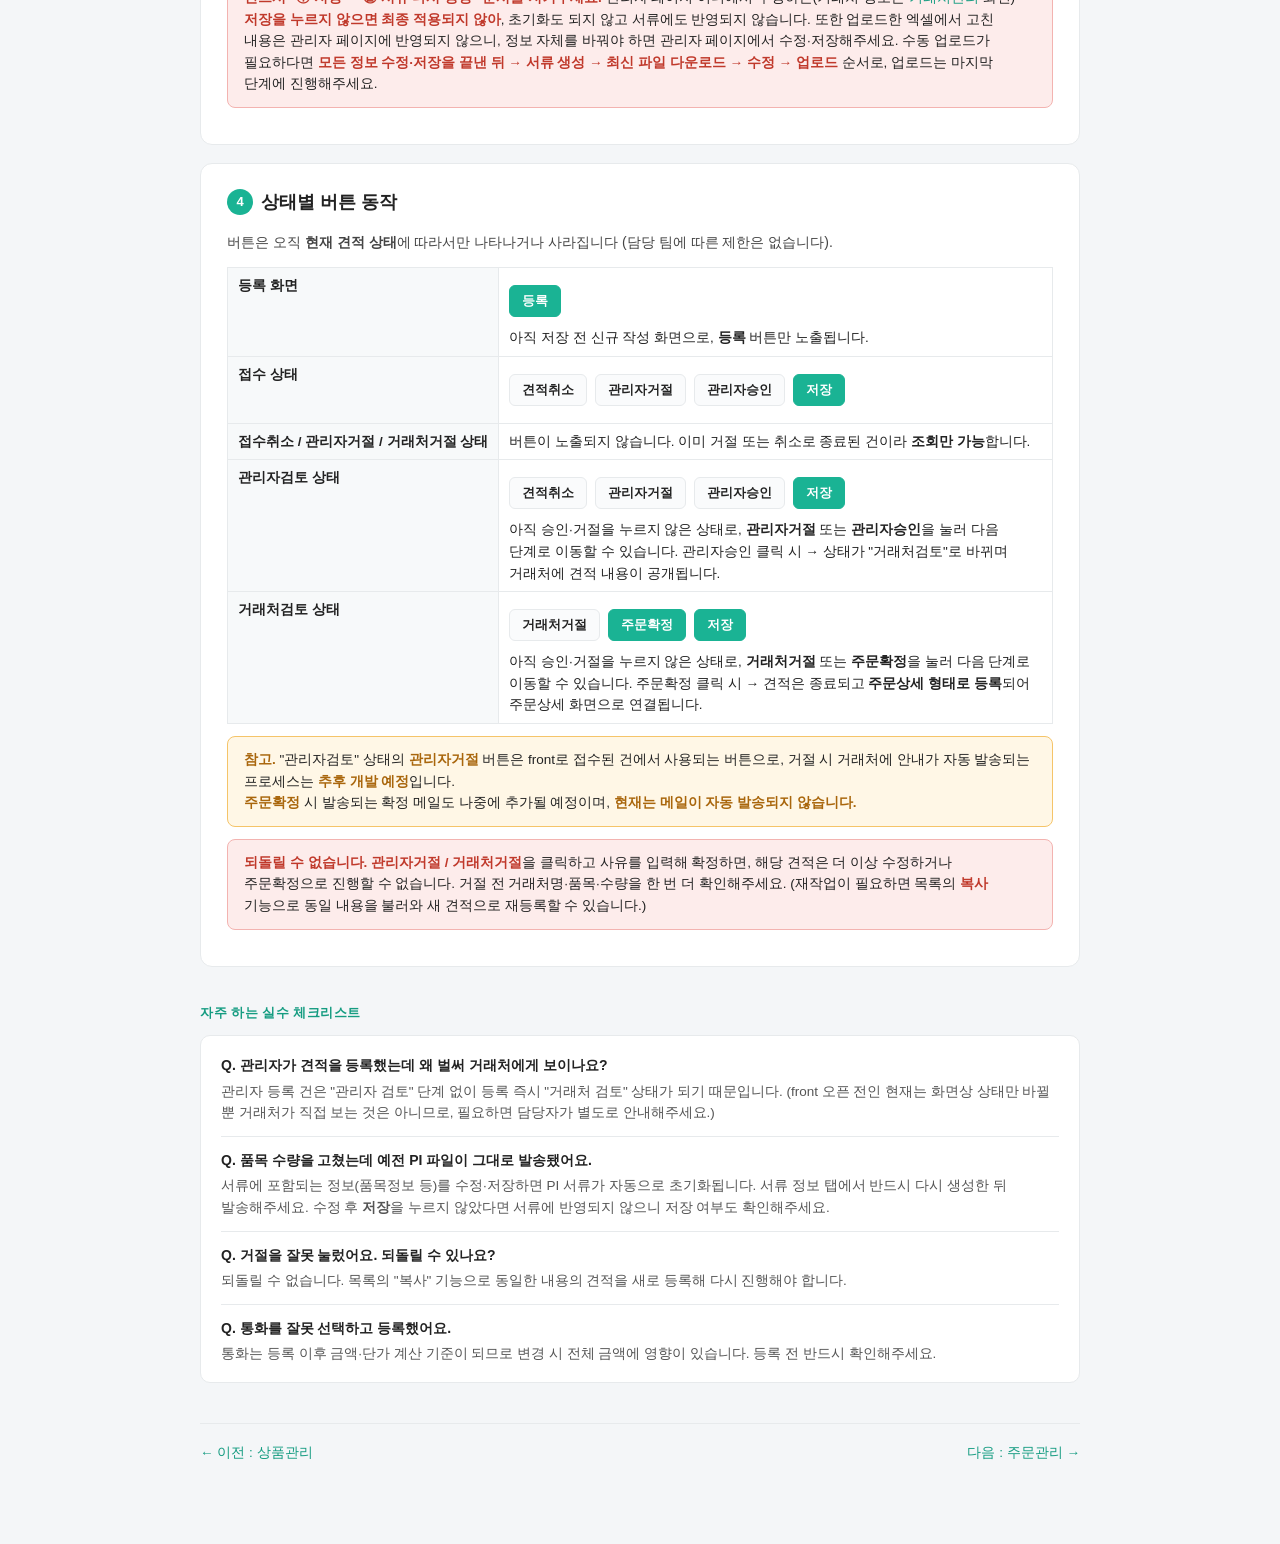
<file: pages/quote.html>
<!DOCTYPE html>
<html lang="ko">
<head>
<meta charset="UTF-8">
<meta name="viewport" content="width=device-width, initial-scale=1.0">
<title>견적관리 | 해외 B2B 관리자 매뉴얼</title>
<link rel="stylesheet" href="../assets/css/style.css">
</head>
<body>
  <div class="topbar">
    <div class="brand"><span class="dot"></span> Nutrione Global B2B 관리자 매뉴얼</div>
    <a class="home-link" href="../index.html">← 전체 목록으로</a>
  </div>

  <div class="wrap">
    <div class="hero">
      <span class="tag">03. 견적관리 (견적 승인/반려)</span>
      <h1>견적관리 화면 사용법</h1>
      <p>
        거래처가 사이트에서 접수했거나 관리자가 직접 등록한 견적 건을 검토하여
        승인 또는 거절하고, 최종적으로 <b>주문확정</b>까지 진행하는 화면입니다.
      </p>
      <div class="meta reveal-after">관리자 경로 : <a href="https://globaladm.nutrione.co.kr/order/quote_list" target="_blank" rel="noopener">globaladm.nutrione.co.kr/order/quote_list</a></div>
    </div>

    <div class="toc">
      <b>이 페이지에서 확인할 내용</b>
      <ol>
        <li>견적 처리 흐름 한눈에 보기</li>
        <li>견적 목록 조회 / 등록</li>
        <li>견적 상세 화면에서 꼭 확인할 항목</li>
        <li>상태별 버튼 — 무엇을 누르면 무슨 일이 일어나는가</li>
        <li>자주 하는 실수</li>
      </ol>
    </div>

    <!-- FLOW -->
    <div class="step">
      <h2><span class="step-no">1</span> 견적 처리 흐름</h2>
      <p>견적은 <b>누가 등록했는지에 따라 시작 상태가 다릅니다.</b></p>

      <h4>① 거래처가 사이트에서 접수한 경우</h4>
      <div class="flow">
        <span class="node">접수</span><span class="arrow">→</span>
        <span class="node">관리자 검토(승인·거절)</span><span class="arrow">→</span>
        <span class="node">거래처 검토(거절·주문확정)</span><span class="arrow">→</span>
        <span class="node now">주문확정</span>
      </div>

      <h4>② 관리자가 직접 등록한 경우 (관리자 검토 단계 생략)</h4>
      <div class="flow">
        <span class="node">등록</span><span class="arrow">→</span>
        <span class="node">거래처 검토(거절·주문확정)</span><span class="arrow">→</span>
        <span class="node now">주문확정</span>
      </div>

      <div class="warn">
        <b>주의.</b> 관리자가 직접 견적을 등록하면 <b>등록과 동시에 상태가 "거래처 검토"로 바뀌어 곧바로 거래처에 공개</b>됩니다.
        거래처가 접수한 건과 시작 상태가 다르다는 점을 기억해주세요.
      </div>

      <div class="tip">
        <b>Tip.</b> 여기서 "거래처에 공개된다"는 것은 <b>고객 사이트(front)가 개발된 이후</b>를 기준으로 한 설명입니다.
        front 개발 전인 현재는 상태가 "거래처 검토"로 바뀌어도 거래처가 직접 확인할 화면이 없으므로, <b>담당자가 이메일 등으로 별도 안내</b>해야 합니다.
        front 오픈 이후에는 단계가 바뀌는 즉시 거래처가 front에서 바로 확인할 수 있게 됩니다.
      </div>

      <p>어느 단계에서든 거절되면 아래 상태로 종료되며, <b>거절 이후에는 내용 수정과 주문확정이 불가능</b>합니다.</p>
      <div class="flow">
        <span class="node stop">관리자거절</span> / <span class="node stop">거래처거절</span> / <span class="node stop">접수취소</span>
      </div>
    </div>

    <!-- STEP 2 : LIST & REGISTER -->
    <div class="step">
      <h2><span class="step-no">2</span> 견적 목록 조회 / 등록</h2>
      <p>기본은 <b>최근 1주일</b> 접수 건만 보입니다. 과거 건을 찾으려면 기간을 "전체"로 바꾸고 검색하세요.
      목록의 <b>인보이스번호(견적/주문번호)</b>를 클릭하면 상세 화면으로 이동하고, 관리자가 직접 등록하려면 목록 상단의 <b>견적등록</b> 버튼을 누릅니다. (등록 화면도 상세 화면과 탭 구성이 동일합니다.)</p>
      <div class="tip">
        <b>Tip.</b> 인보이스번호를 클릭했을 때 연결되는 화면은 <b>현재 상태에 따라 다릅니다.</b> <b>주문확정 이전(견적 상태)</b>인 건은
        <b>견적상세</b> 화면으로, <b>주문확정 이후</b>인 건은 <b>주문상세</b> 화면으로 연결됩니다.
      </div>

      <table>
        <tr><th>견적/주문 유형</th><td><b>견적</b> : 정식 판매를 위한 건 / <b>샘플</b> : 판매 목적이 아니라 소량(몇 개)만 보내는 건</td></tr>
        <tr><th>견적/주문 방식</th><td><b>거래처 접수</b> : 고객사가 고객 사이트(front)에서 직접 접수한 건 (front 오픈 이후부터 발생) / <b>관리자 등록</b> : 관리자가 이 화면에서 직접 등록한 건</td></tr>
        <tr><th>견적/주문 상태</th><td>
          <b>접수</b> : 거래처가 접수해 관리자 검토를 기다리는 상태<br>
          <b>관리자검토</b> : 관리자가 승인·거절을 검토 중인 상태<br>
          <b>거래처검토</b> : 관리자 승인 후 거래처의 최종 확인을 기다리는 상태 (관리자 등록 건은 등록과 동시에 이 상태로 시작)<br>
          <b>주문확정</b> : 거래처가 승인하여 주문으로 전환된 상태<br>
          <b>관리자거절 / 거래처거절</b> : 각 검토 단계에서 거절되어 종료된 상태<br>
          <b>접수취소</b> : 거래처가 접수를 취소한 상태
        </td></tr>
        <tr><th>통화(등록 시)</th><td>KRW / USD / EUR 중 필수 단일 선택. <b>이후 모든 금액·주문단위가 이 통화 기준으로 고정</b>되므로 등록 전 신중히 선택하세요.</td></tr>
      </table>

      <div class="tip">
        <b>Tip. 목록의 "복사" 기능으로 복사되는 범위</b><br>
        · <b>PO, 추가서류</b> : 그대로 복사됩니다.<br>
        · <b>PI 서류</b>는 <b>자동 생성</b> 방식이라 복사되지 않습니다 (새 견적에서 다시 생성해야 합니다).<br>
        · 그 외 입력 정보는 모두 그대로 복사됩니다.<br>
        · 복사로 생성된 새 견적은 <b>관리자가 견적등록 한 것과 동일하게 "거래처검토" 단계</b>로 바로 생성됩니다.
      </div>
    </div>

    <!-- STEP 3 : DETAIL TABS -->
    <div class="step">
      <h2><span class="step-no">3</span> 견적 상세 화면에서 꼭 확인할 항목</h2>
      <p>상세 화면은 6개 영역(기본정보 / 수출자·수입자 정보 / 출고·운송 정보 / 품목 정보 / 포장·가격 정보 / 서류 정보)으로 구성되며,
        상단 탭을 클릭하면 해당 영역으로 화면이 자동으로 이동합니다. PO번호·PO파일은 <b>거래처가 등록한 경우 수정 불가</b>(값만 확인 가능)하며, 관리자가 등록한 경우에만 주문확정 전까지 수정할 수 있습니다.</p>

      <h4>수출자·수입자 정보 — "동일하게 사용" 체크박스</h4>
      <div class="shot"><img src="../assets/img/quote_detail_trade.png" alt="견적 상세 - 수출자수입자정보, 배송지/통지처 강조"></div>
      <div class="tip">
        <b>Tip.</b> "배송지(SHIP TO)/통지처(Notify Party) 정보에 동일하게 사용" 체크박스는 <b>기본적으로 체크되어 있습니다.</b>
        체크된 상태면 서류에 "Same As Consignee"로 표기되고, 체크를 해제하면 강조된 영역처럼 별도 입력란이 나타나며
        <b>직접 입력한 내용이 그대로 서류에 반영</b>됩니다.<br><br>
        <b>견적 단계에서는 이 입력이 필수가 아닙니다.</b> 값을 입력하지 않은 채 PI 서류를 생성하면 Ship-to, Notify Party 항목에
        <b>"TBN"</b>이 대신 출력됩니다. 반면 <b>주문 단계로 넘어가면 이 입력이 필수</b>로 바뀌므로,
        주문확정 전에는 반드시 정확한 값을 입력해주세요.
      </div>

      <h4>수출자·수입자 정보 — 국내입고지 별도 등록 (제3자 무역)</h4>
      <div class="shot"><img src="../assets/img/domestic_receiving.jpg" alt="수입자 정보 - 국내입고지 별도 등록 체크박스 및 입력 영역"></div>
      <p>제3자 무역처럼 <b>해외 배송지(SHIP TO)와 별개로 국내에서 물품을 받을 곳</b>이 있는 경우를 위한 기능입니다.
        수하인(Consignee) 영역의 <b>"국내입고지 별도 등록"</b>을 체크하면 <b>국내입고지</b> 입력 영역이 나타납니다.</p>
      <table>
        <tr><th>입력 항목</th><td>거래처명 / 거래처 연락처 / 배송지 주소 / 거래처 메일 / 거래처 담당자</td></tr>
        <tr><th>SHIP TO와의 관계</th><td>SHIP TO(배송지) 설정과 <b>무관하게 별도로</b> 등록·체크할 수 있습니다.</td></tr>
        <tr><th>서류 반영 범위</th><td><b>PI·CI·PL 서류에는 영향이 없습니다.</b> 이 서류들의 배송지는 기존처럼 <b>SHIP TO</b> 기준으로 출력됩니다.<br>
          국내입고지 주소는 <b>인수증에만</b> 배송지 정보로 출력됩니다.</td></tr>
      </table>
      <div class="tip">
        <b>Tip.</b> 국내입고지는 <b>제3자 무역 거래일 때만</b> 체크하세요. 체크하지 않으면 기존과 동일하게 SHIP TO 정보가 인수증에도 사용됩니다.
        주문 단계에서도 동일하게 적용됩니다. (<a href="order.html#doc-gen">주문관리 페이지 인수증</a> 참고)
      </div>

      <h4>출고·운송 정보 — 출고요청일 · 인코텀즈</h4>
      <div class="shot"><img src="../assets/img/quote_detail_shipping.png" alt="견적 상세 - 출고운송정보, 출고요청일/인코텀즈 강조"></div>
      <div class="warn">
        <b>주의.</b> 출고요청일을 접속일 기준 <b>+2일 미만</b>으로 입력하면 "출고확인 후 출고준비까지 최소 2일이 필요합니다"라는
        경고가 뜹니다. 강제로 막는 것은 아니지만, 확인 없이 그냥 넘기면 실제 물류 처리 시간이 부족할 수 있으니 무역팀과 사전 협의가 필요합니다.
        인코텀즈(FOB/FCA/EXW/DAP/DDP 등)를 선택하면 옆의 입력란이 필수로 바뀌며, 종류에 따라 입력해야 하는 내용(선적항 vs 지정장소 vs 수취인 주소)이 다르므로 헷갈리지 않도록 주의하세요.
      </div>
      <div class="tip">
        <b>Tip. 출고동봉서류</b>는 견적·주문 <b>어떤 단계에서든 선택</b>할 수 있습니다. 다만 여기서 선택한 서류 중
        <b>CI+PL과 인수증(엑셀/PDF)</b>은 품목이 모두 확정된 뒤 출고 직전에 만드는 서류이므로,
        견적 단계에서는 생성되지 않고 <b>[출고준비중] 상태 이후부터</b> 주문 상세에서 생성할 수 있습니다.
        (자세한 내용은 <a href="order.html#doc-gen">주문관리 페이지 서류 생성 안내</a> 참고)
      </div>

      <h4>품목 정보 — 품목 등록 방법 (상품추가 / 상품 직접 입력)</h4>
      <div class="shot"><img src="../assets/img/item_add_buttons.jpg" alt="품목 정보 - 상품 직접 입력 / 상품추가 버튼"></div>
      <p>품목 등록 시 <b>[상품추가]</b>와 <b>[상품 직접 입력]</b> 두 가지 버튼 중 선택해서 등록합니다.</p>
      <table>
        <tr><th>상품추가</th><td>기존 방식입니다. <b>상품관리에 등록된 상품</b>을 검색·선택해서 등록하며, 상품 정보(바코드·규격·카톤 입수 등)가 상품관리 기준으로 채워집니다.</td></tr>
        <tr><th>상품 직접 입력</th><td>상품관리 등록 여부와 관계없이 <b>작성자가 상품 정보를 임의의 값으로 직접 입력</b>해서 등록합니다.</td></tr>
      </table>
      <div class="caution">
        <b>상품 직접 입력 시 꼭 확인하세요 — 임의 등록한 품목도 모든 서류가 그 값 기준으로 작성됩니다.</b><br>
        직접 입력한 품목 정보는 PI 등 <b>서류에 그대로 반영</b>되며, 이후 주문·출고 단계까지 이어집니다.
        따라서 실제 상품 정보·출고 가능 여부와 맞지 않으면 <b>출고 등 실무에서 문제</b>가 생길 수 있으므로,
        <b>유관부서(무역팀·영업관리팀 등)에 확인</b>하고 <b>최종 저장 전 입력값을 다시 한 번 점검</b>해주세요.<br>
        <b>이 기능을 만든 이유 :</b> 신상품의 상품코드가 아직 나오기 전이거나 WMS에 재고가 등록되기 전에도 <b>견적·주문을 먼저 진행해야 하는 부득이한 경우</b>를 위해서입니다.<br><br>
        <b>원칙은 [상품추가]입니다. [상품 직접 입력]은 부득이한 경우에만 사용해주세요.</b><br>
        상품관리에 상품이 없다고 해서 모두 직접 입력하는 것이 아닙니다. <b>이미 바코드·ERP번호가 있는 상품</b>이라면
        먼저 <b>상품관리에 상품을 등록한 뒤 [상품추가]로 등록</b>해주세요. 바코드·ERP번호가 아직 없는 신상품처럼 상품 등록 자체가 불가능한 경우에만 직접 입력을 사용합니다.
      </div>

      <h4>품목 정보 — 품목분류·카톤 입수 안내</h4>
      <div class="shot"><img src="../assets/img/quote_detail_item.png" alt="견적 상세 - 품목정보, 품목분류 열 강조"></div>
      <table>
        <tr><th>품목분류</th><td>판매 / 증정 전환 가능. <b>증정으로 바꾸면 개당판매가가 0원으로 고정</b>되고, <b>서류의 품목별 Remarks 항목에 "FOC"로 자동 표기</b>됩니다.
          이는 관리자 화면에 표시되는 것이 아니라 <b>서류 생성 시 자동으로 붙는 문구</b>이며, 관리자 화면에서 Remarks를 직접 입력한 경우에는
          서류에 <b>"FOC / (입력한 Remarks 값)"</b> 형태로 함께 표기됩니다.</td></tr>
        <tr><th>Carton (ea)</th><td>주문수량 ÷ 카톤당 입수로 자동 계산됩니다. 나누어떨어지지 않으면 "이대로 진행하시겠습니까?" 확인 팝업이 뜹니다.</td></tr>
      </table>
      <div class="tip">
        <b>Tip.</b> 품목 정보의 각 항목은 서류 생성 시 <b>필수값</b>과 <b>선택 포함값</b>으로 나뉩니다. 필수값은 항상 서류에 포함되지만,
        선택 포함값은 화면에서 <b>체크한 항목만 골라서</b> 서류에 포함되어 생성됩니다. 체크를 빠뜨리면 해당 정보가 서류에서 누락될 수 있으니,
        서류 생성 전 어떤 항목이 체크되어 있는지 확인해주세요. (주문관리도 동일하게 적용됩니다.)
      </div>

      <h4>포장·가격 정보 — 포장유형에 따라 화면이 바뀜</h4>
      <div class="shot"><img src="../assets/img/quote_detail_pack.png" alt="견적 상세 - 포장가격정보, 포장유형 강조"></div>
      <p>포장유형을 "카톤"으로 바꾸면 파레트 종류·규격 등 <b>파레트 관련 입력란이 화면에서 사라져 불필요한 항목을 등록하지 않아도 됩니다.</b></p>
      <p>최종 결제금액은 부가세 설정에 따라 달라집니다. <b>영세</b>는 부가세가 0원이라 금액에 영향이 없고, <b>과세</b>는 부가세 10%가 계산되어 합산된 금액이 최종 결제금액이 됩니다.</p>

      <h4>서류 정보 — 생성 방식과 제공 형식</h4>
      <div class="shot">
        <img src="../assets/img/quote_detail_doc.png" alt="견적 상세 - 서류정보 영역">
      </div>
      <table>
        <tr><th>자동 생성</th><td>기본정보·품목정보 등 화면에 이미 입력된 값을 기준으로 서류가 자동 생성됩니다.</td></tr>
        <tr><th>수동 업로드</th><td>필요한 경우 직접 작성한 서류 파일을 업로드할 수 있으며, 이때는 <b>업로드한 파일이 최종 서류 내용</b>이 됩니다. <b>엑셀 파일만 업로드 가능</b>합니다. 단, 업로드 후 서류에 포함되는 정보를 수정·저장하면 업로드 파일도 초기화됩니다.</td></tr>
        <tr><th>제공 형식</th><td>생성된 서류는 <b>엑셀(xlsx), PDF</b> 두 가지 형식으로 함께 제공됩니다.</td></tr>
        <tr><th>추가서류</th><td><b>선택 입력</b> 항목입니다. 필요한 경우에만 등록하면 되며, 등록하지 않아도 견적·주문 진행에는 문제가 없습니다.</td></tr>
      </table>
      <div class="caution">
        <b>가장 놓치기 쉬운 부분 — 서류에 포함되는 정보를 수정·저장하면 PI 서류가 자동 초기화됩니다.</b><br>
        PI를 생성한 뒤 <b>서류에 들어가는 정보</b>(품목 정보, 출고동봉서류 선택, 수출자·수입자, 출고·운송, 포장·가격, 거래처 정보 등)를 수정하고 <b>저장</b>하면,
        생성된 PI가 <b>자동으로 미생성 상태로 초기화</b>됩니다. <b>수동 업로드한 파일도 함께 초기화</b>되니, 발송 전 반드시 다시 생성해주세요.<br><br>
        <b>반드시 "① 저장 → ② 서류 다시 생성" 순서를 지켜주세요.</b> 관리자 페이지 어디에서 수정하든(거래처 정보는 <a href="partner.html">거래처관리</a> 화면)
        <b>저장을 누르지 않으면 최종 적용되지 않아</b>, 초기화도 되지 않고 서류에도 반영되지 않습니다.
        또한 업로드한 엑셀에서 고친 내용은 관리자 페이지에 반영되지 않으니, 정보 자체를 바꿔야 하면 관리자 페이지에서 수정·저장해주세요.
        수동 업로드가 필요하다면 <b>모든 정보 수정·저장을 끝낸 뒤 → 서류 생성 → 최신 파일 다운로드 → 수정 → 업로드</b> 순서로, 업로드는 마지막 단계에 진행해주세요.
      </div>
    </div>

    <!-- STEP 4 : BUTTONS -->
    <div class="step">
      <h2><span class="step-no">4</span> 상태별 버튼 동작</h2>
      <p>버튼은 오직 <b>현재 견적 상태</b>에 따라서만 나타나거나 사라집니다 (담당 팀에 따른 제한은 없습니다).</p>

      <table>
        <tr><th>등록 화면</th><td>
          <div class="btnlist"><span class="primary">등록</span></div>
          아직 저장 전 신규 작성 화면으로, <b>등록</b> 버튼만 노출됩니다.
        </td></tr>
        <tr><th>접수 상태</th><td>
          <div class="btnlist"><span>견적취소</span><span>관리자거절</span><span>관리자승인</span><span class="primary">저장</span></div>
        </td></tr>
        <tr><th>접수취소 / 관리자거절 / 거래처거절 상태</th><td>
          버튼이 노출되지 않습니다. 이미 거절 또는 취소로 종료된 건이라 <b>조회만 가능</b>합니다.
        </td></tr>
        <tr><th>관리자검토 상태</th><td>
          <div class="btnlist"><span>견적취소</span><span>관리자거절</span><span>관리자승인</span><span class="primary">저장</span></div>
          아직 승인·거절을 누르지 않은 상태로, <b>관리자거절</b> 또는 <b>관리자승인</b>을 눌러 다음 단계로 이동할 수 있습니다.
          관리자승인 클릭 시 → 상태가 "거래처검토"로 바뀌며 거래처에 견적 내용이 공개됩니다.
        </td></tr>
        <tr><th>거래처검토 상태</th><td>
          <div class="btnlist"><span>거래처거절</span><span class="primary">주문확정</span><span class="primary">저장</span></div>
          아직 승인·거절을 누르지 않은 상태로, <b>거래처거절</b> 또는 <b>주문확정</b>을 눌러 다음 단계로 이동할 수 있습니다.
          주문확정 클릭 시 → 견적은 종료되고 <b>주문상세 형태로 등록</b>되어 주문상세 화면으로 연결됩니다.
        </td></tr>
      </table>

      <div class="warn">
        <b>참고.</b> "관리자검토" 상태의 <b>관리자거절</b> 버튼은 front로 접수된 건에서 사용되는 버튼으로,
        거절 시 거래처에 안내가 자동 발송되는 프로세스는 <b>추후 개발 예정</b>입니다.<br>
        <b>주문확정</b> 시 발송되는 확정 메일도 나중에 추가될 예정이며, <b>현재는 메일이 자동 발송되지 않습니다.</b>
      </div>

      <div class="caution">
        <b>되돌릴 수 없습니다.</b> <b>관리자거절 / 거래처거절</b>을 클릭하고 사유를 입력해 확정하면,
        해당 견적은 더 이상 수정하거나 주문확정으로 진행할 수 없습니다. 거절 전 거래처명·품목·수량을 한 번 더 확인해주세요.
        (재작업이 필요하면 목록의 <b>복사</b> 기능으로 동일 내용을 불러와 새 견적으로 재등록할 수 있습니다.)
      </div>
    </div>

    <!-- FAQ -->
    <div class="section-title">자주 하는 실수 체크리스트</div>
    <div class="faq-box">
      <div class="q">Q. 관리자가 견적을 등록했는데 왜 벌써 거래처에게 보이나요?</div>
      <div class="a">관리자 등록 건은 "관리자 검토" 단계 없이 등록 즉시 "거래처 검토" 상태가 되기 때문입니다. (front 오픈 전인 현재는 화면상 상태만 바뀔 뿐 거래처가 직접 보는 것은 아니므로, 필요하면 담당자가 별도로 안내해주세요.)</div>

      <div class="q">Q. 품목 수량을 고쳤는데 예전 PI 파일이 그대로 발송됐어요.</div>
      <div class="a">서류에 포함되는 정보(품목정보 등)를 수정·저장하면 PI 서류가 자동으로 초기화됩니다. 서류 정보 탭에서 반드시 다시 생성한 뒤 발송해주세요. 수정 후 <b>저장</b>을 누르지 않았다면 서류에 반영되지 않으니 저장 여부도 확인해주세요.</div>

      <div class="q">Q. 거절을 잘못 눌렀어요. 되돌릴 수 있나요?</div>
      <div class="a">되돌릴 수 없습니다. 목록의 "복사" 기능으로 동일한 내용의 견적을 새로 등록해 다시 진행해야 합니다.</div>

      <div class="q">Q. 통화를 잘못 선택하고 등록했어요.</div>
      <div class="a">통화는 등록 이후 금액·단가 계산 기준이 되므로 변경 시 전체 금액에 영향이 있습니다. 등록 전 반드시 확인해주세요.</div>
    </div>

    <div class="footer-nav">
      <a href="product.html">← 이전 : 상품관리</a>
      <a href="order.html">다음 : 주문관리 →</a>
    </div>
  </div>
  <script src="../assets/js/reveal.js"></script>
</body>
</html>
</file>
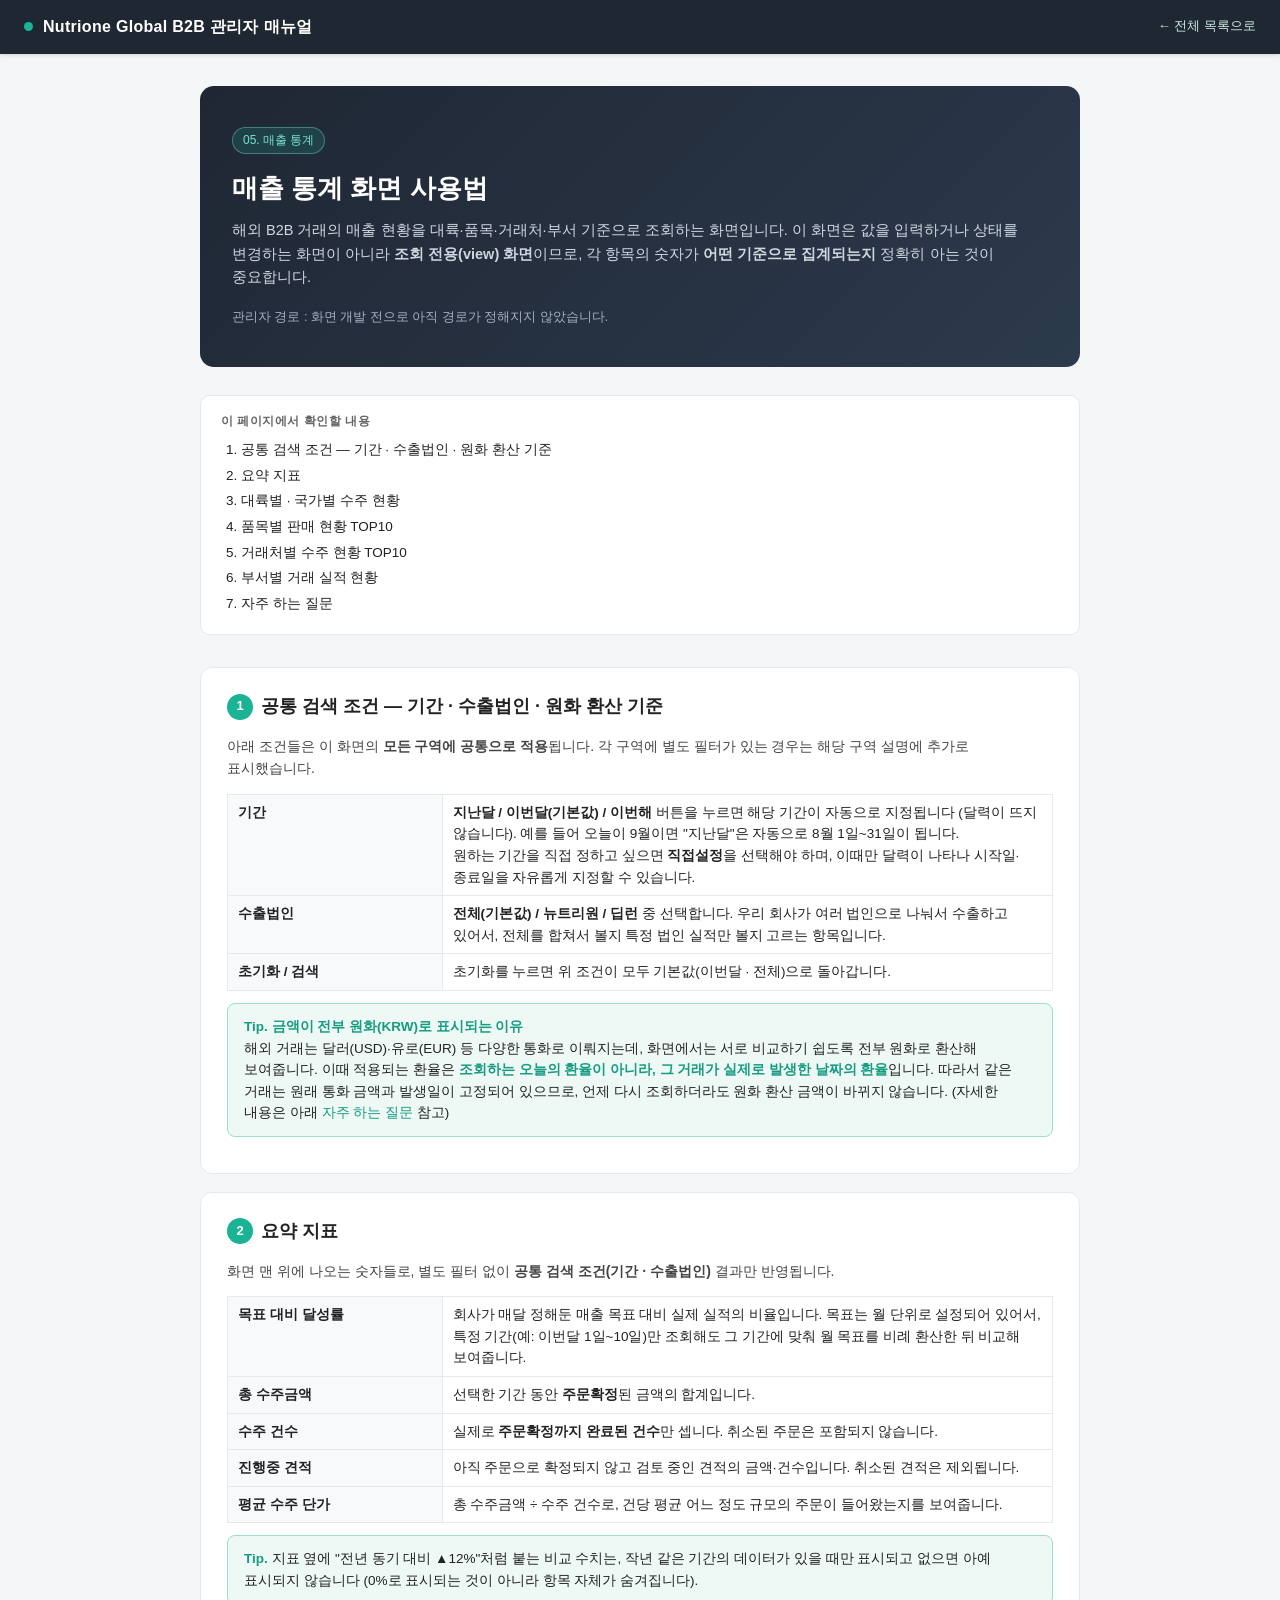
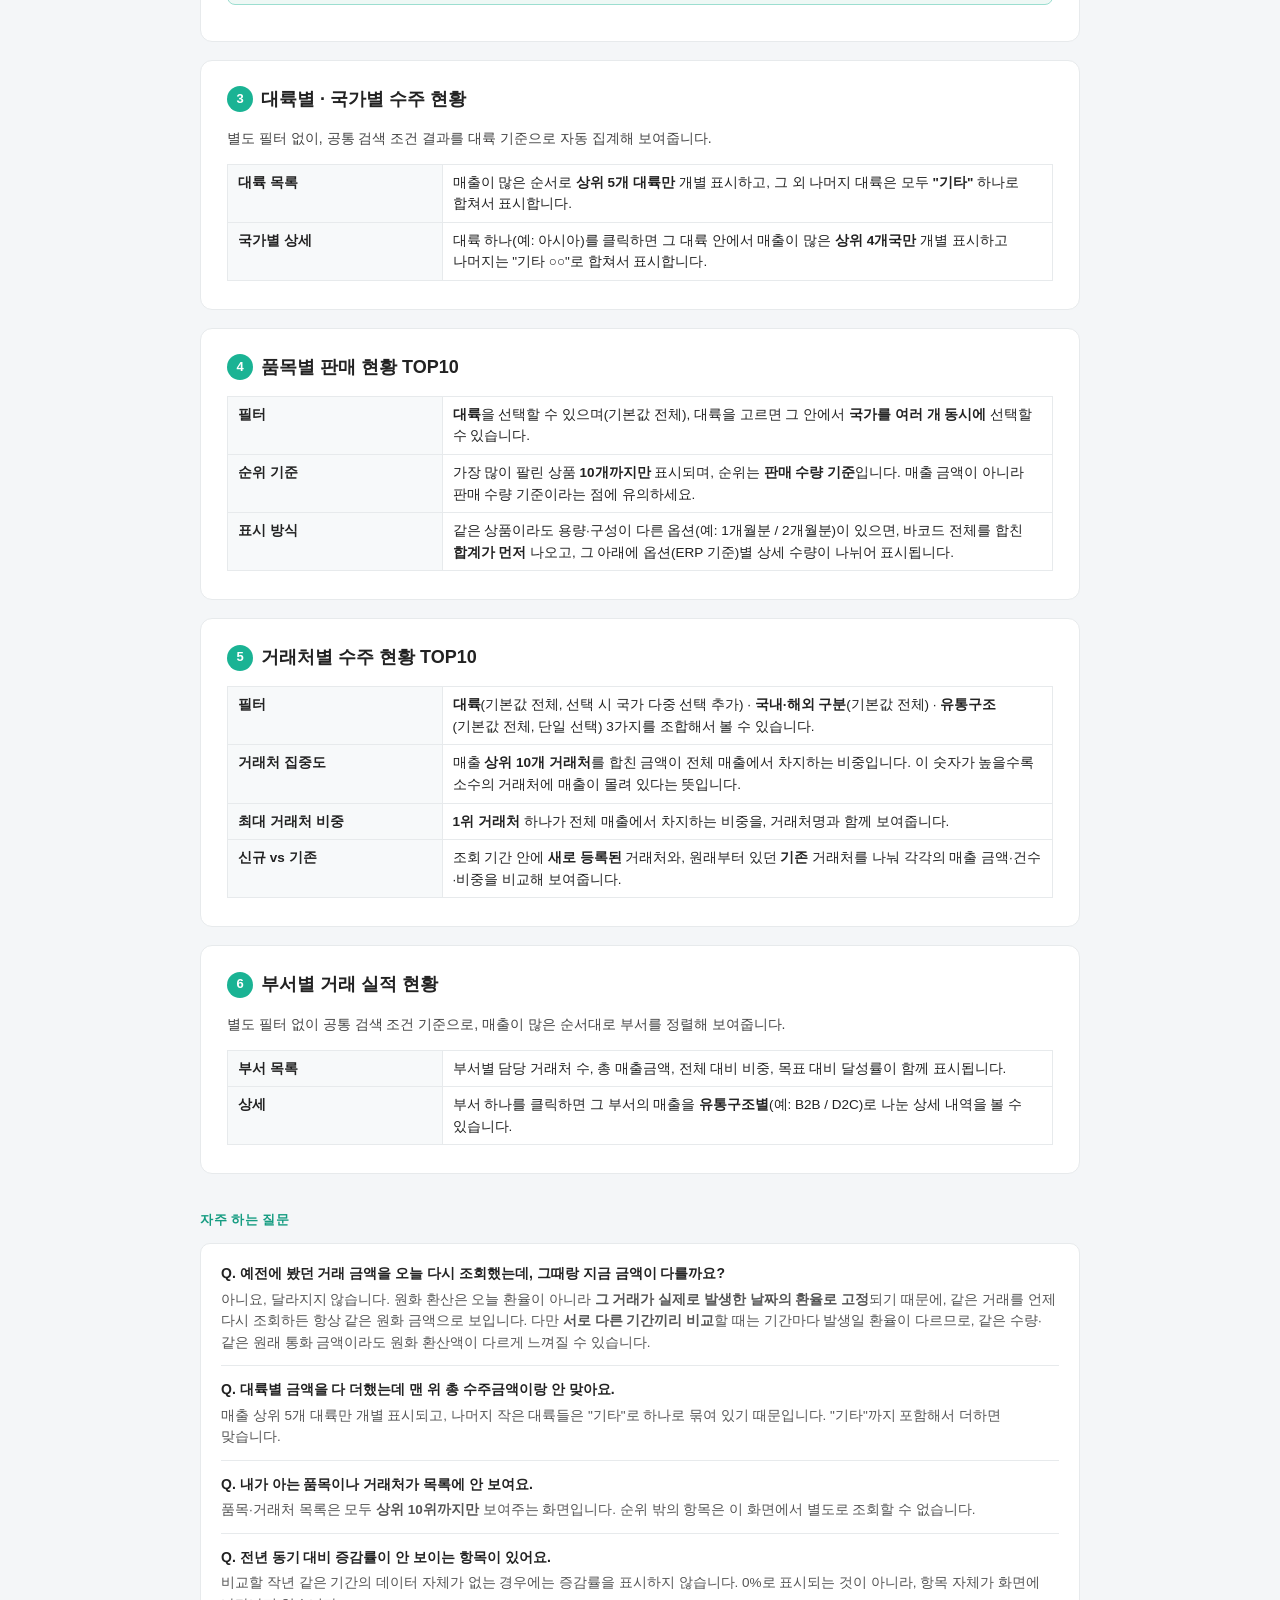
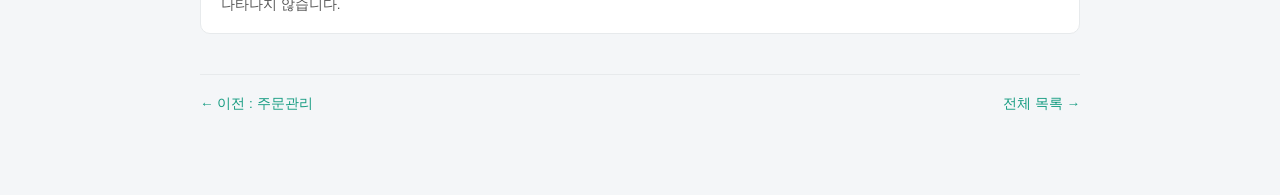
<file: pages/stats.html>
<!DOCTYPE html>
<html lang="ko">
<head>
<meta charset="UTF-8">
<meta name="viewport" content="width=device-width, initial-scale=1.0">
<title>매출 통계 | 해외 B2B 관리자 매뉴얼</title>
<link rel="stylesheet" href="../assets/css/style.css">
</head>
<body>
  <div class="topbar">
    <div class="brand"><span class="dot"></span> Nutrione Global B2B 관리자 매뉴얼</div>
    <a class="home-link" href="../index.html">← 전체 목록으로</a>
  </div>

  <div class="wrap">
    <div class="hero">
      <span class="tag">05. 매출 통계</span>
      <h1>매출 통계 화면 사용법</h1>
      <p>
        해외 B2B 거래의 매출 현황을 대륙·품목·거래처·부서 기준으로 조회하는 화면입니다.
        이 화면은 값을 입력하거나 상태를 변경하는 화면이 아니라 <b>조회 전용(view) 화면</b>이므로,
        각 항목의 숫자가 <b>어떤 기준으로 집계되는지</b> 정확히 아는 것이 중요합니다.
      </p>
      <div class="meta">관리자 경로 : 화면 개발 전으로 아직 경로가 정해지지 않았습니다.</div>
    </div>

    <div class="toc">
      <b>이 페이지에서 확인할 내용</b>
      <ol>
        <li>공통 검색 조건 — 기간 · 수출법인 · 원화 환산 기준</li>
        <li>요약 지표</li>
        <li>대륙별 · 국가별 수주 현황</li>
        <li>품목별 판매 현황 TOP10</li>
        <li>거래처별 수주 현황 TOP10</li>
        <li>부서별 거래 실적 현황</li>
        <li>자주 하는 질문</li>
      </ol>
    </div>

    <!-- STEP 1 : COMMON SEARCH -->
    <div class="step">
      <h2><span class="step-no">1</span> 공통 검색 조건 — 기간 · 수출법인 · 원화 환산 기준</h2>
      <p>아래 조건들은 이 화면의 <b>모든 구역에 공통으로 적용</b>됩니다. 각 구역에 별도 필터가 있는 경우는
        해당 구역 설명에 추가로 표시했습니다.</p>

      <table>
        <tr><th>기간</th><td>
          <b>지난달 / 이번달(기본값) / 이번해</b> 버튼을 누르면 해당 기간이 자동으로 지정됩니다 (달력이 뜨지 않습니다).
          예를 들어 오늘이 9월이면 "지난달"은 자동으로 8월 1일~31일이 됩니다.<br>
          원하는 기간을 직접 정하고 싶으면 <b>직접설정</b>을 선택해야 하며, 이때만 달력이 나타나 시작일·종료일을 자유롭게 지정할 수 있습니다.
        </td></tr>
        <tr><th>수출법인</th><td>
          <b>전체(기본값) / 뉴트리원 / 딥런</b> 중 선택합니다. 우리 회사가 여러 법인으로 나눠서 수출하고 있어서,
          전체를 합쳐서 볼지 특정 법인 실적만 볼지 고르는 항목입니다.
        </td></tr>
        <tr><th>초기화 / 검색</th><td>초기화를 누르면 위 조건이 모두 기본값(이번달 · 전체)으로 돌아갑니다.</td></tr>
      </table>

      <div class="tip">
        <b>Tip. 금액이 전부 원화(KRW)로 표시되는 이유</b><br>
        해외 거래는 달러(USD)·유로(EUR) 등 다양한 통화로 이뤄지는데, 화면에서는 서로 비교하기 쉽도록 전부 원화로 환산해 보여줍니다.
        이때 적용되는 환율은 <b>조회하는 오늘의 환율이 아니라, 그 거래가 실제로 발생한 날짜의 환율</b>입니다.
        따라서 같은 거래는 원래 통화 금액과 발생일이 고정되어 있으므로, 언제 다시 조회하더라도 원화 환산 금액이 바뀌지 않습니다.
        (자세한 내용은 아래 <a href="#faq">자주 하는 질문</a> 참고)
      </div>
    </div>

    <!-- STEP 2 : SUMMARY -->
    <div class="step">
      <h2><span class="step-no">2</span> 요약 지표</h2>
      <p>화면 맨 위에 나오는 숫자들로, 별도 필터 없이 <b>공통 검색 조건(기간 · 수출법인)</b> 결과만 반영됩니다.</p>

      <table>
        <tr><th>목표 대비 달성률</th><td>회사가 매달 정해둔 매출 목표 대비 실제 실적의 비율입니다. 목표는 월 단위로 설정되어 있어서,
          특정 기간(예: 이번달 1일~10일)만 조회해도 그 기간에 맞춰 월 목표를 비례 환산한 뒤 비교해 보여줍니다.</td></tr>
        <tr><th>총 수주금액</th><td>선택한 기간 동안 <b>주문확정</b>된 금액의 합계입니다.</td></tr>
        <tr><th>수주 건수</th><td>실제로 <b>주문확정까지 완료된 건수</b>만 셉니다. 취소된 주문은 포함되지 않습니다.</td></tr>
        <tr><th>진행중 견적</th><td>아직 주문으로 확정되지 않고 검토 중인 견적의 금액·건수입니다. 취소된 견적은 제외됩니다.</td></tr>
        <tr><th>평균 수주 단가</th><td>총 수주금액 ÷ 수주 건수로, 건당 평균 어느 정도 규모의 주문이 들어왔는지를 보여줍니다.</td></tr>
      </table>

      <div class="tip">
        <b>Tip.</b> 지표 옆에 "전년 동기 대비 ▲12%"처럼 붙는 비교 수치는, 작년 같은 기간의 데이터가 있을 때만 표시되고
        없으면 아예 표시되지 않습니다 (0%로 표시되는 것이 아니라 항목 자체가 숨겨집니다).
      </div>
    </div>

    <!-- STEP 3 : CONTINENT -->
    <div class="step">
      <h2><span class="step-no">3</span> 대륙별 · 국가별 수주 현황</h2>
      <p>별도 필터 없이, 공통 검색 조건 결과를 대륙 기준으로 자동 집계해 보여줍니다.</p>
      <table>
        <tr><th>대륙 목록</th><td>매출이 많은 순서로 <b>상위 5개 대륙만</b> 개별 표시하고, 그 외 나머지 대륙은 모두
          <b>"기타"</b> 하나로 합쳐서 표시합니다.</td></tr>
        <tr><th>국가별 상세</th><td>대륙 하나(예: 아시아)를 클릭하면 그 대륙 안에서 매출이 많은 <b>상위 4개국만</b> 개별 표시하고
          나머지는 "기타 ○○"로 합쳐서 표시합니다.</td></tr>
      </table>
    </div>

    <!-- STEP 4 : PRODUCT -->
    <div class="step">
      <h2><span class="step-no">4</span> 품목별 판매 현황 TOP10</h2>
      <table>
        <tr><th>필터</th><td><b>대륙</b>을 선택할 수 있으며(기본값 전체), 대륙을 고르면 그 안에서 <b>국가를 여러 개 동시에</b> 선택할 수 있습니다.</td></tr>
        <tr><th>순위 기준</th><td>가장 많이 팔린 상품 <b>10개까지만</b> 표시되며, 순위는 <b>판매 수량 기준</b>입니다.
          매출 금액이 아니라 판매 수량 기준이라는 점에 유의하세요.</td></tr>
        <tr><th>표시 방식</th><td>같은 상품이라도 용량·구성이 다른 옵션(예: 1개월분 / 2개월분)이 있으면,
          바코드 전체를 합친 <b>합계가 먼저</b> 나오고, 그 아래에 옵션(ERP 기준)별 상세 수량이 나뉘어 표시됩니다.</td></tr>
      </table>
    </div>

    <!-- STEP 5 : PARTNER -->
    <div class="step">
      <h2><span class="step-no">5</span> 거래처별 수주 현황 TOP10</h2>
      <table>
        <tr><th>필터</th><td>
          <b>대륙</b>(기본값 전체, 선택 시 국가 다중 선택 추가) · <b>국내·해외 구분</b>(기본값 전체) · <b>유통구조</b>(기본값 전체, 단일 선택)
          3가지를 조합해서 볼 수 있습니다.
        </td></tr>
        <tr><th>거래처 집중도</th><td>매출 <b>상위 10개 거래처</b>를 합친 금액이 전체 매출에서 차지하는 비중입니다.
          이 숫자가 높을수록 소수의 거래처에 매출이 몰려 있다는 뜻입니다.</td></tr>
        <tr><th>최대 거래처 비중</th><td><b>1위 거래처</b> 하나가 전체 매출에서 차지하는 비중을, 거래처명과 함께 보여줍니다.</td></tr>
        <tr><th>신규 vs 기존</th><td>조회 기간 안에 <b>새로 등록된</b> 거래처와, 원래부터 있던 <b>기존</b> 거래처를 나눠
          각각의 매출 금액·건수·비중을 비교해 보여줍니다.</td></tr>
      </table>
    </div>

    <!-- STEP 6 : DEPARTMENT -->
    <div class="step">
      <h2><span class="step-no">6</span> 부서별 거래 실적 현황</h2>
      <p>별도 필터 없이 공통 검색 조건 기준으로, 매출이 많은 순서대로 부서를 정렬해 보여줍니다.</p>
      <table>
        <tr><th>부서 목록</th><td>부서별 담당 거래처 수, 총 매출금액, 전체 대비 비중, 목표 대비 달성률이 함께 표시됩니다.</td></tr>
        <tr><th>상세</th><td>부서 하나를 클릭하면 그 부서의 매출을 <b>유통구조별</b>(예: B2B / D2C)로 나눈 상세 내역을 볼 수 있습니다.</td></tr>
      </table>
    </div>

    <!-- FAQ -->
    <div class="section-title" id="faq">자주 하는 질문</div>
    <div class="faq-box">
      <div class="q">Q. 예전에 봤던 거래 금액을 오늘 다시 조회했는데, 그때랑 지금 금액이 다를까요?</div>
      <div class="a">아니요, 달라지지 않습니다. 원화 환산은 오늘 환율이 아니라 <b>그 거래가 실제로 발생한 날짜의 환율로 고정</b>되기 때문에,
        같은 거래를 언제 다시 조회하든 항상 같은 원화 금액으로 보입니다. 다만 <b>서로 다른 기간끼리 비교</b>할 때는 기간마다 발생일 환율이 다르므로,
        같은 수량·같은 원래 통화 금액이라도 원화 환산액이 다르게 느껴질 수 있습니다.</div>

      <div class="q">Q. 대륙별 금액을 다 더했는데 맨 위 총 수주금액이랑 안 맞아요.</div>
      <div class="a">매출 상위 5개 대륙만 개별 표시되고, 나머지 작은 대륙들은 "기타"로 하나로 묶여 있기 때문입니다. "기타"까지 포함해서 더하면 맞습니다.</div>

      <div class="q">Q. 내가 아는 품목이나 거래처가 목록에 안 보여요.</div>
      <div class="a">품목·거래처 목록은 모두 <b>상위 10위까지만</b> 보여주는 화면입니다. 순위 밖의 항목은 이 화면에서 별도로 조회할 수 없습니다.</div>

      <div class="q">Q. 전년 동기 대비 증감률이 안 보이는 항목이 있어요.</div>
      <div class="a">비교할 작년 같은 기간의 데이터 자체가 없는 경우에는 증감률을 표시하지 않습니다. 0%로 표시되는 것이 아니라, 항목 자체가 화면에 나타나지 않습니다.</div>
    </div>

    <div class="footer-nav">
      <a href="order.html">← 이전 : 주문관리</a>
      <a href="../index.html">전체 목록 →</a>
    </div>
  </div>
  <script src="../assets/js/reveal.js"></script>
</body>
</html>
</file>
<file: assets/css/style.css>
:root {
  --brand: #1ab394;
  --brand-dark: #159c81;
  --navy: #1f2733;
  --navy-light: #2c3a4d;
  --ink: #222;
  --sub: #666;
  --line: #e7eaec;
  --bg: #f4f6f8;
  --card: #ffffff;
  --danger: #ed5565;
  --warn-bg: #fff7e6;
  --warn-line: #f5c469;
  --tip-bg: #eef8f5;
  --tip-line: #9cded0;
}

* { box-sizing: border-box; }

body {
  margin: 0;
  font-family: "Pretendard", "Apple SD Gothic Neo", "Malgun Gothic", "맑은 고딕", sans-serif;
  background: var(--bg);
  color: var(--ink);
  line-height: 1.6;
  word-break: keep-all;
}

a { color: var(--brand-dark); text-decoration: none; }
a:hover { text-decoration: underline; }

img { max-width: 100%; border: 1px solid var(--line); border-radius: 6px; display: block; }

.topbar {
  position: sticky; top: 0; z-index: 20;
  background: var(--navy);
  color: #fff;
  padding: 14px 24px;
  display: flex; align-items: center; justify-content: space-between;
  box-shadow: 0 1px 4px rgba(0,0,0,.15);
}
.topbar .brand { font-weight: 700; letter-spacing: .3px; display: flex; align-items: center; gap: 10px; }
.topbar .brand .dot { width: 9px; height: 9px; border-radius: 50%; background: var(--brand); }
.topbar a.home-link { color: #cfe9e2; font-size: 13px; }
.topbar a.home-link:hover { color: #fff; }

.wrap { max-width: 920px; margin: 0 auto; padding: 32px 20px 80px; }

.hero {
  background: linear-gradient(135deg, var(--navy) 0%, var(--navy-light) 100%);
  color: #fff;
  border-radius: 14px;
  padding: 40px 32px;
  margin-bottom: 28px;
}
.hero .tag {
  display: inline-block; background: rgba(26,179,148,.18); color: #7be0cb;
  border: 1px solid rgba(123,224,203,.4); font-size: 12px; padding: 3px 10px; border-radius: 20px; margin-bottom: 14px;
}
.hero h1 { font-size: 26px; margin: 0 0 10px; }
.hero p { color: #cfd6de; margin: 0; font-size: 14.5px; }
.hero .meta { margin-top: 18px; font-size: 12.5px; color: #9fb0c3; }
.hero .meta a { color: #7be0cb; text-decoration: underline; }
.hero .meta a:hover { color: #fff; }

.reveal-after { display: none; }

img.zoomable { cursor: zoom-in; }
.lightbox-overlay {
  position: fixed; inset: 0; background: rgba(0,0,0,.85);
  display: none; align-items: center; justify-content: center;
  z-index: 1000; padding: 24px; cursor: zoom-out;
}
.lightbox-overlay.active { display: flex; }
.lightbox-overlay img { max-width: 95vw; max-height: 95vh; border-radius: 6px; box-shadow: 0 10px 40px rgba(0,0,0,.5); }

.section-title {
  font-size: 13px; font-weight: 700; color: var(--brand-dark);
  text-transform: uppercase; letter-spacing: .5px; margin: 36px 0 12px;
}

.notice-box {
  background: var(--warn-bg); border: 1px solid var(--warn-line); border-radius: 10px;
  padding: 16px 18px; margin: 16px 0; font-size: 14px;
}
.notice-box b { color: #a9660c; }

.card-grid { display: grid; grid-template-columns: 1fr; gap: 14px; }

.menu-card {
  display: block;
  background: var(--card); border: 1px solid var(--line); border-radius: 12px;
  padding: 20px 22px; transition: box-shadow .15s, transform .15s, border-color .15s;
}
.menu-card:hover { box-shadow: 0 6px 18px rgba(0,0,0,.08); border-color: var(--brand); transform: translateY(-1px); text-decoration: none; }
.menu-card .idx { font-size: 12px; color: var(--brand-dark); font-weight: 700; margin-bottom: 6px; }
.menu-card h3 { margin: 0 0 6px; font-size: 18px; color: var(--ink); }
.menu-card p { margin: 0; font-size: 13.5px; color: var(--sub); }
.menu-card .steps { margin-top: 10px; display: flex; flex-wrap: wrap; gap: 6px; }
.menu-card .steps span { font-size: 11.5px; background: #f1f3f5; color: #555; padding: 3px 9px; border-radius: 20px; }
.menu-card .arrow { float: right; color: var(--brand); font-size: 20px; }

.toc {
  background: var(--card); border: 1px solid var(--line); border-radius: 10px; padding: 16px 20px; margin: 20px 0 32px;
  font-size: 13.5px;
}
.toc b { display: block; margin-bottom: 8px; font-size: 12px; color: var(--sub); text-transform: uppercase; letter-spacing: .5px; }
.toc ol { margin: 0; padding-left: 20px; }
.toc li { margin: 4px 0; }

.step {
  background: var(--card); border: 1px solid var(--line); border-radius: 12px;
  padding: 24px 26px; margin: 18px 0;
}
.step .step-no {
  display: inline-flex; align-items: center; justify-content: center;
  width: 26px; height: 26px; border-radius: 50%; background: var(--brand); color: #fff;
  font-size: 13px; font-weight: 700; margin-right: 8px;
}
.step h2 { font-size: 18px; margin: 0 0 14px; display: flex; align-items: center; }
.step h4 { font-size: 14.5px; margin: 22px 0 8px; color: var(--navy); }
.step p { font-size: 14px; color: #444; }
.step ul, .step table { font-size: 13.5px; }
.step table { width: 100%; border-collapse: collapse; margin: 10px 0 4px; }
.step table th, .step table td { border: 1px solid var(--line); padding: 7px 10px; text-align: left; vertical-align: top; }
.step table th { background: #f7f9fa; width: 26%; white-space: nowrap; }

.shot { margin: 14px 0; }
.shot img.has-cap { border-bottom-left-radius: 0; border-bottom-right-radius: 0; }
.cap {
  display: flex; align-items: flex-start; gap: 8px; text-align: left;
  font-size: 12.5px; color: #555;
  background: #f7f9fa; border: 1px solid var(--line); border-top: none;
  border-radius: 0 0 6px 6px; padding: 10px 14px; margin-top: -1px;
}
.cap::before {
  content: "!"; flex: 0 0 auto; width: 16px; height: 16px; margin-top: 1px;
  border-radius: 50%; background: var(--brand); color: #fff;
  font-size: 11px; font-weight: 700; line-height: 16px; text-align: center;
}

.tip, .warn, .caution {
  border-radius: 8px; padding: 12px 16px; margin: 12px 0; font-size: 13.5px;
}
.tip { background: var(--tip-bg); border: 1px solid var(--tip-line); }
.tip b { color: var(--brand-dark); }
.warn { background: var(--warn-bg); border: 1px solid var(--warn-line); }
.warn b { color: #a9660c; }
.caution { background: #fdeceb; border: 1px solid #f3b3b0; }
.caution b { color: #c0392b; }

.flow {
  display: flex; flex-wrap: wrap; align-items: center; gap: 6px; margin: 14px 0 20px; font-size: 13px;
}
.flow .node { background: #f1f3f5; border: 1px solid var(--line); border-radius: 20px; padding: 6px 14px; font-weight: 600; color: #333; }
.flow .node.now { background: var(--brand); border-color: var(--brand); color: #fff; }
.flow .node.stop { background: #fdeceb; border-color: #f3b3b0; color: #c0392b; }
.flow .arrow { color: #aaa; }

.btnlist { display: flex; flex-wrap: wrap; gap: 8px; margin: 10px 0; }
.btnlist span { font-size: 12.5px; border-radius: 6px; padding: 5px 12px; border: 1px solid var(--line); background: #fafbfc; font-weight: 600; }
.btnlist span.primary { background: var(--brand); border-color: var(--brand); color: #fff; }
.btnlist span.danger { background: #fdeceb; border-color: #f3b3b0; color: #c0392b; }

.footer-nav {
  display: flex; justify-content: space-between; align-items: center; margin-top: 40px;
  padding-top: 18px; border-top: 1px solid var(--line); font-size: 13.5px;
}

.faq-box { background: var(--card); border: 1px solid var(--line); border-radius: 10px; padding: 6px 20px; margin: 10px 0; }
.faq-box .q { font-weight: 700; padding: 12px 0 4px; font-size: 14px; }
.faq-box .a { color: #555; font-size: 13.5px; padding-bottom: 12px; border-bottom: 1px solid var(--line); }
.faq-box .a:last-child { border-bottom: none; }

.badge-team { display:inline-block; font-size: 11px; background:#eef2f6; color:#456; border-radius: 4px; padding: 1px 7px; margin-left:6px; }
</file>
